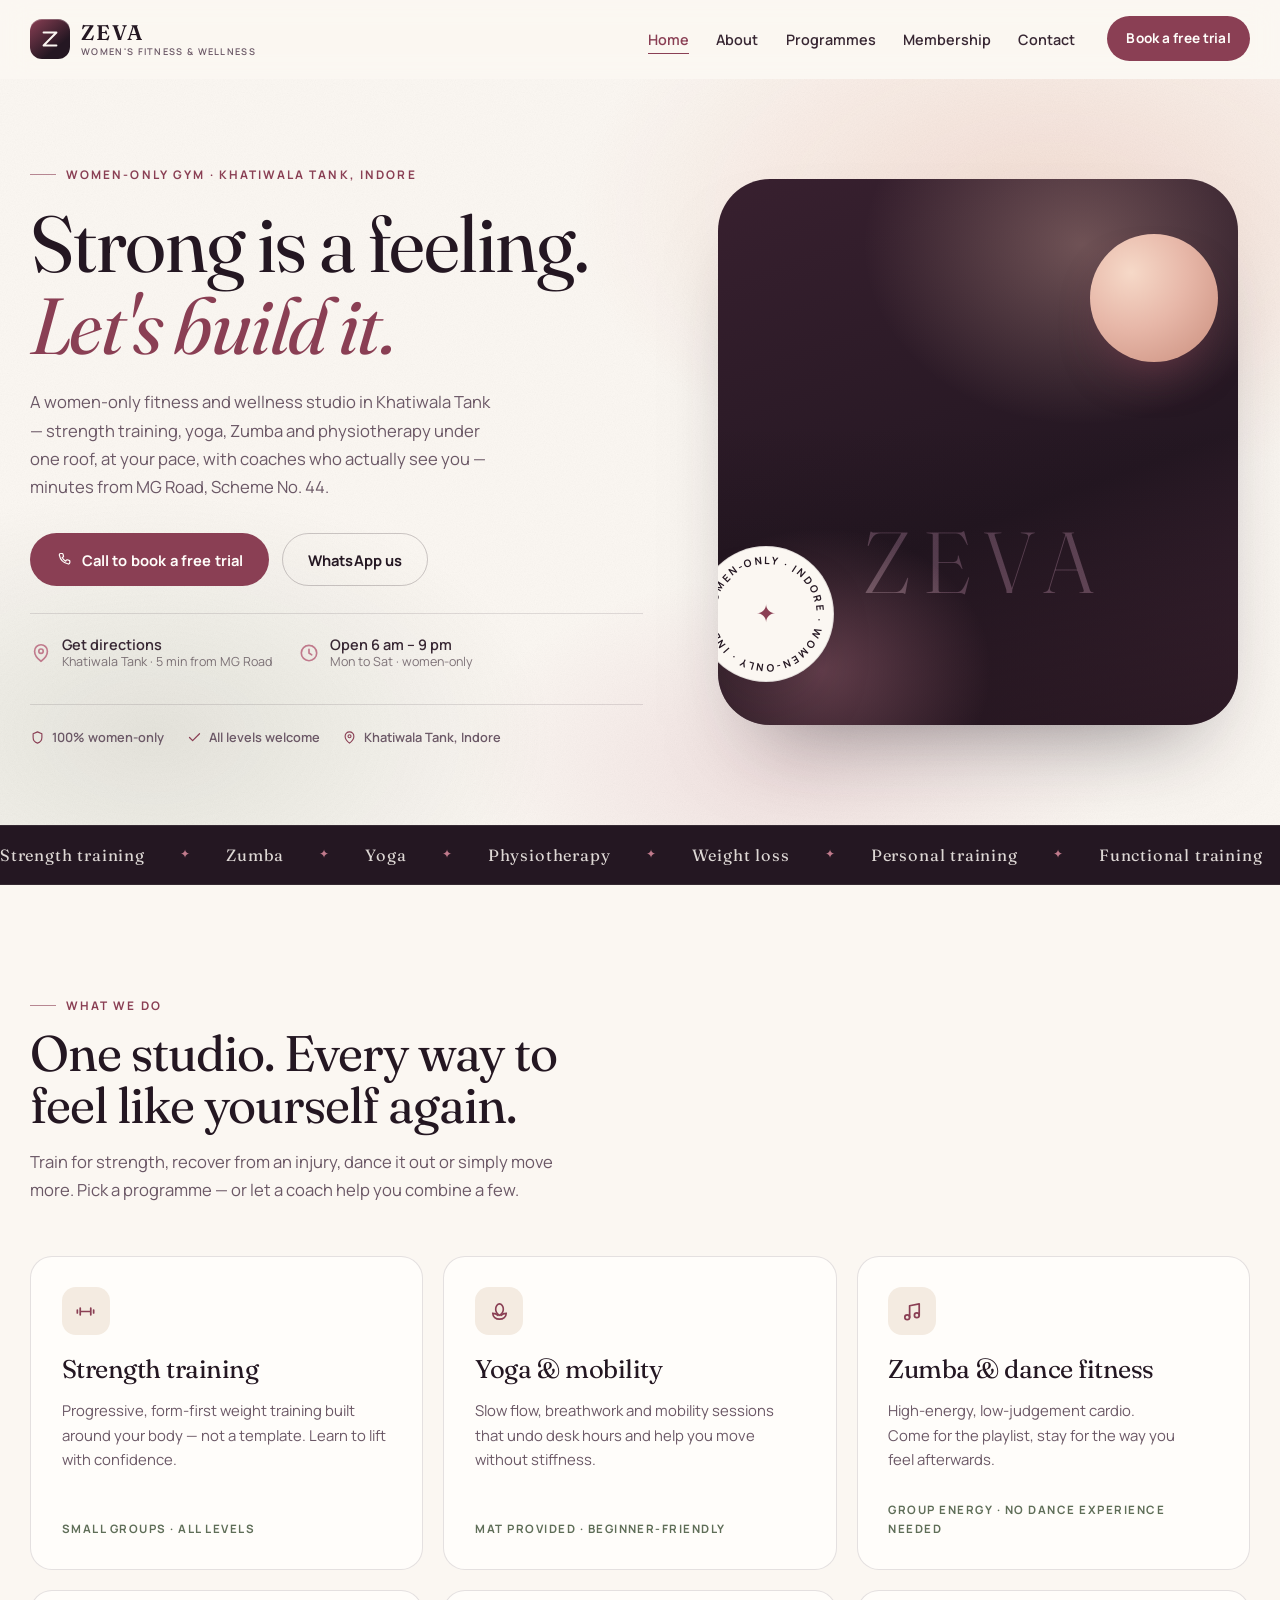
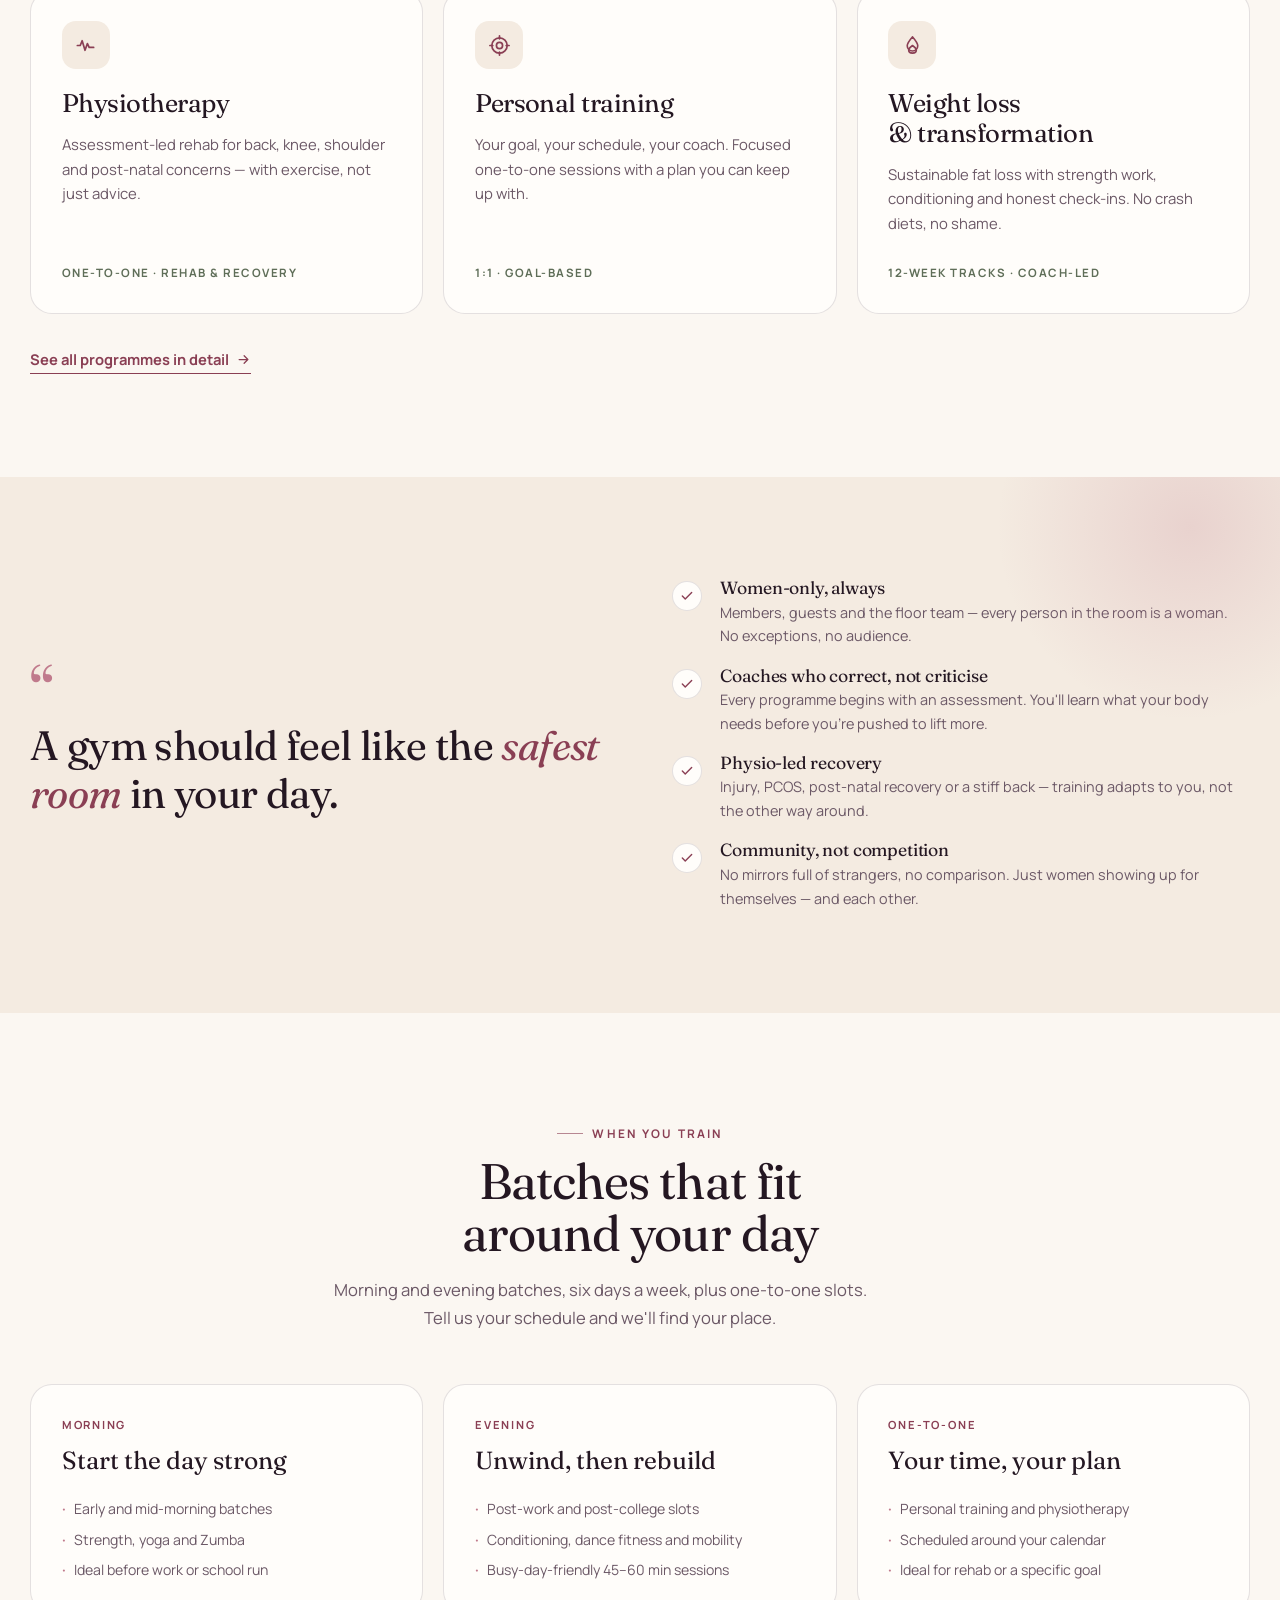
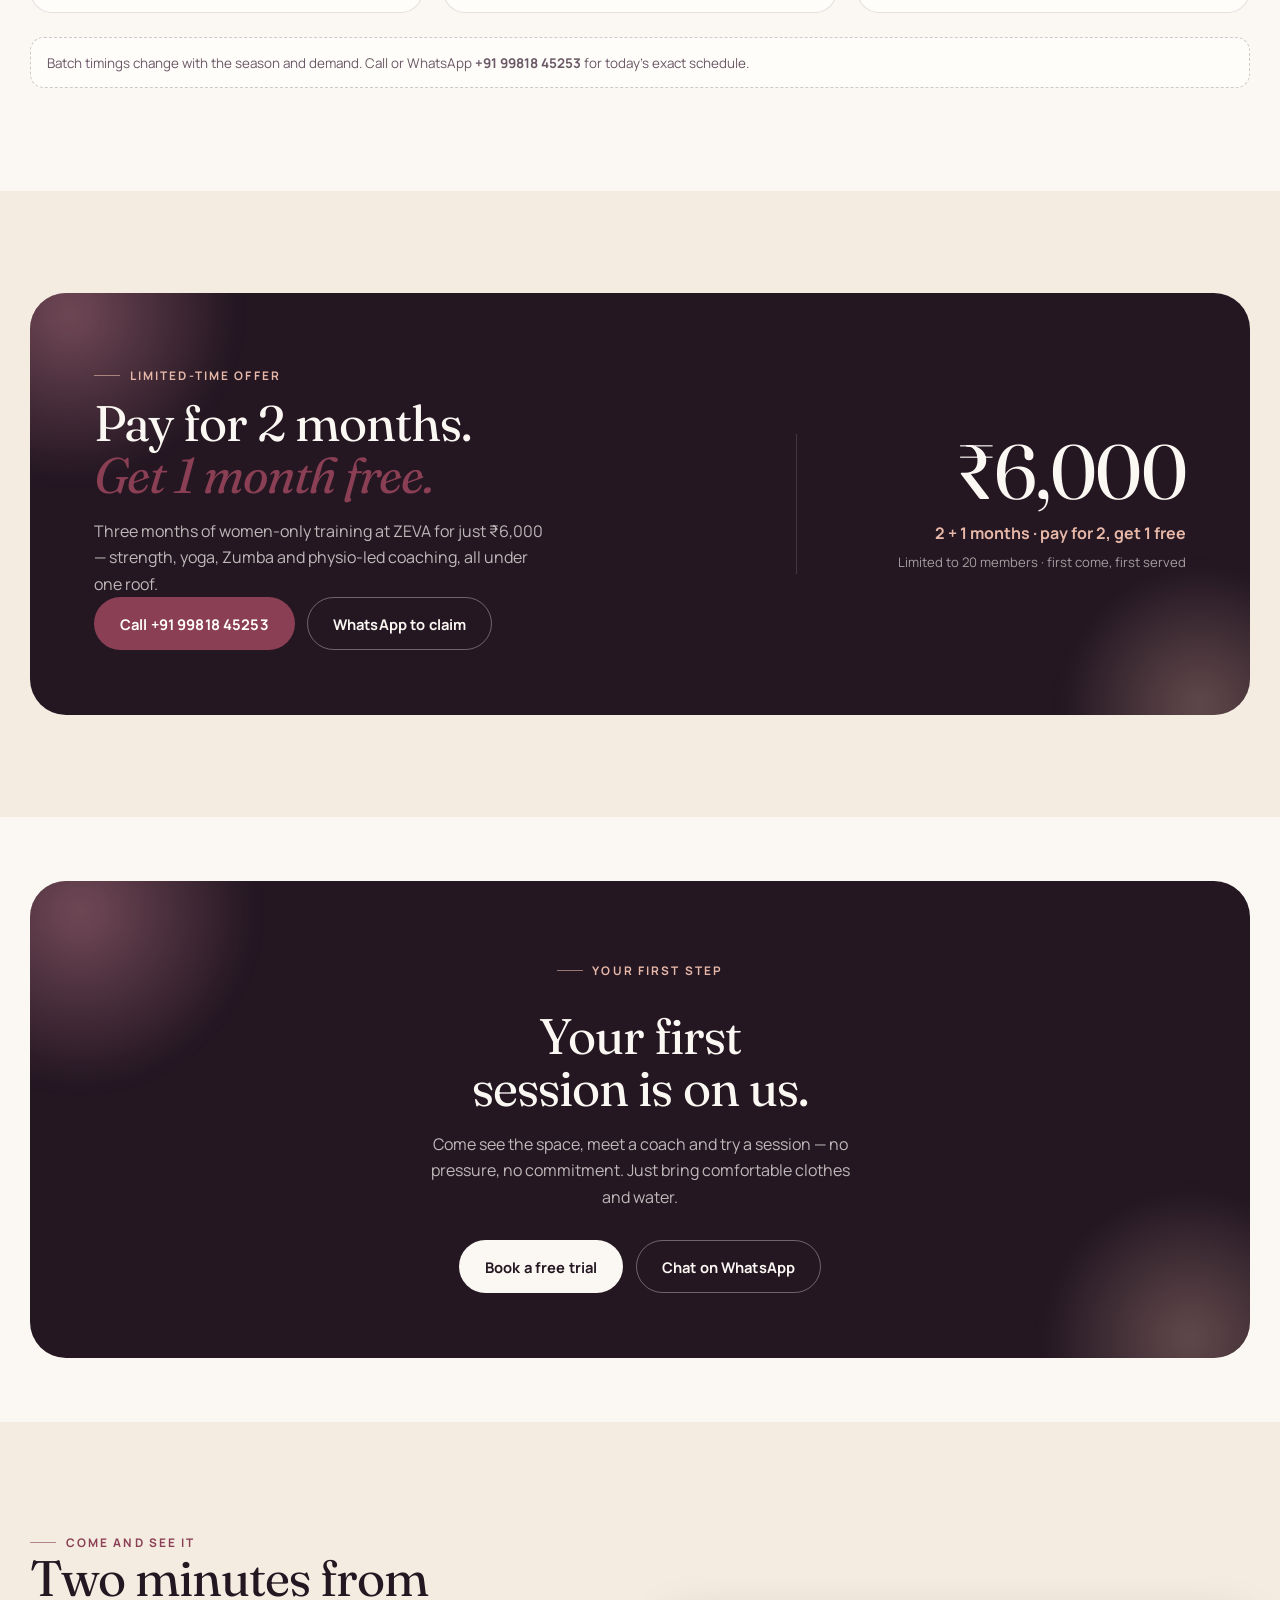
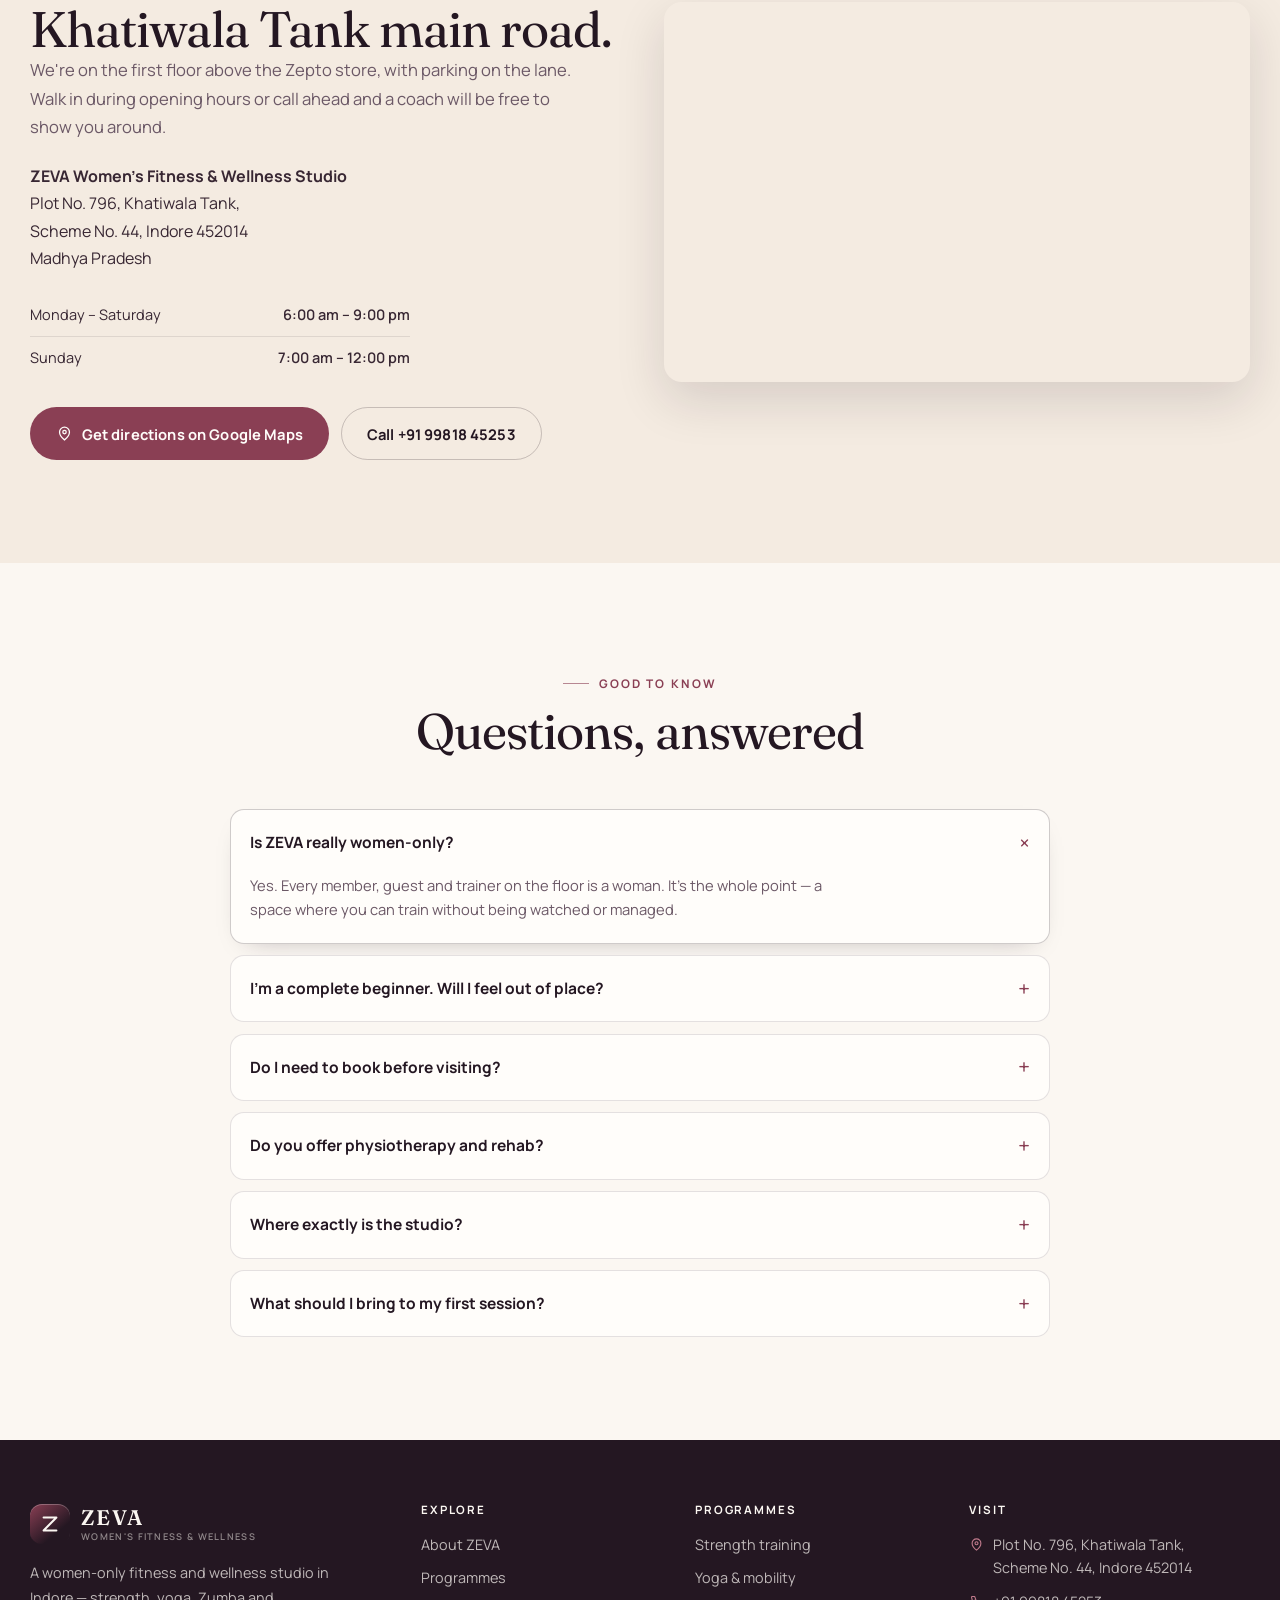
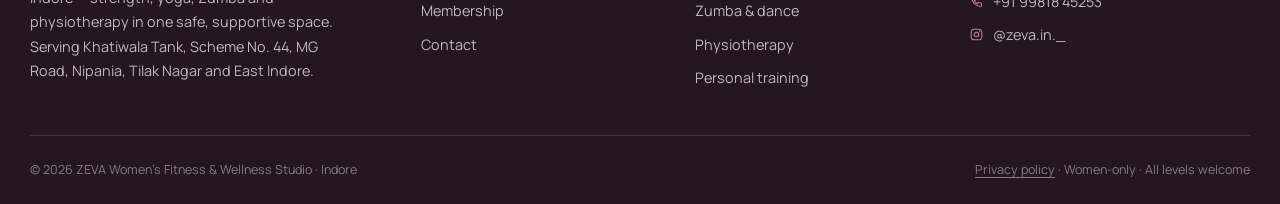
<file: index.html>
﻿<!DOCTYPE html>
<html lang="en">
<head>
  <meta charset="utf-8">
  <!-- Google tag (gtag.js) -->
  <script async src="https://www.googletagmanager.com/gtag/js?id=AW-18230801801"></script>
  <script>
    window.dataLayer = window.dataLayer || [];
    function gtag(){dataLayer.push(arguments);}
    gtag('js', new Date());
    gtag('config', 'AW-18230801801');
    window.ZEVA_TRACK = {
      call: 'AW-18230801801/4lHpCKfrvLMdEInrj_VD'
    };
    function gtag_report_conversion(url) {
      try {
        gtag('event', 'conversion', {
          'send_to': 'AW-18230801801/4lHpCKfrvLMdEInrj_VD',
          'value': 1.0,
          'currency': 'INR'
        });
      } catch (e) {}
      /* Never block the dialer. Returning true lets the browser handle the
         tel: link immediately, even if the Google tag is blocked or slow.
         tel: navigation does not unload this page, so the event still sends. */
      return true;
    }
  </script>
  <meta name="viewport" content="width=device-width, initial-scale=1">
  <title>ZEVA — Women-Only Fitness &amp; Wellness Studio in Indore</title>
  <meta name="description" content="ZEVA is a women-only fitness and wellness studio in Khatiwala Tank, Indore. Strength training, yoga, Zumba, physiotherapy and personal training in a safe, supportive space. Book a free trial.">
  <meta name="theme-color" content="#fbf7f2">
  <link rel="canonical" href="https://zevawellness.github.io/zeva/">
  <meta property="og:type" content="website">
  <meta property="og:site_name" content="ZEVA Women's Fitness &amp; Wellness Studio">
  <meta property="og:title" content="ZEVA — Women-Only Fitness &amp; Wellness Studio in Indore">
  <meta property="og:description" content="ZEVA is a women-only fitness and wellness studio in Khatiwala Tank, Indore. Strength training, yoga, Zumba, physiotherapy and personal training in a safe, supportive space. Book a free trial.">
  <meta property="og:url" content="https://zevawellness.github.io/zeva/">
  <meta property="og:locale" content="en_IN">
  <meta name="twitter:card" content="summary">
  <meta name="twitter:title" content="ZEVA — Women-Only Fitness &amp; Wellness Studio in Indore">
  <meta name="twitter:description" content="ZEVA is a women-only fitness and wellness studio in Khatiwala Tank, Indore. Strength training, yoga, Zumba, physiotherapy and personal training in a safe, supportive space. Book a free trial.">
  <link rel="icon" href="assets/img/favicon.svg" type="image/svg+xml">
  <link rel="preconnect" href="https://fonts.googleapis.com">
  <link rel="preconnect" href="https://fonts.gstatic.com" crossorigin>
  <link href="https://fonts.googleapis.com/css2?family=Fraunces:ital,opsz,wght@0,9..144,300..700;1,9..144,300..600&family=Manrope:wght@300..800&display=swap" rel="stylesheet">
  <link rel="stylesheet" href="assets/css/style.css">
  <script type="application/ld+json">
  {
    "@context": "https://schema.org",
    "@type": "ExerciseGym",
    "name": "ZEVA Women's Fitness & Wellness Studio",
    "description": "Women-only fitness and wellness studio in Indore offering strength training, yoga, Zumba, physiotherapy, weight loss and personal training.",
    "telephone": "+91-99818-45253",
    "address": {
      "@type": "PostalAddress",
      "streetAddress": "Plot No. 796, Khatiwala Tank, Scheme No. 44",
      "addressLocality": "Indore",
      "addressRegion": "Madhya Pradesh",
      "postalCode": "452014",
      "addressCountry": "IN"
    },
    "areaServed": "Indore",
    "geo": {
      "@type": "GeoCoordinates",
      "latitude": 22.6953898,
      "longitude": 75.8598368
    },
    "hasMap": "https://www.google.com/maps?cid=4506405204382723486",
    "openingHoursSpecification": [
      {
        "@type": "OpeningHoursSpecification",
        "dayOfWeek": ["Monday", "Tuesday", "Wednesday", "Thursday", "Friday", "Saturday"],
        "opens": "06:00",
        "closes": "21:00"
      },
      {
        "@type": "OpeningHoursSpecification",
        "dayOfWeek": "Sunday",
        "opens": "07:00",
        "closes": "12:00"
      }
    ],
    "sameAs": ["https://www.instagram.com/zeva.in._/"],
    "priceRange": "₹₹",
    "paymentAccepted": "Cash, UPI, debit and credit cards",
    "currenciesAccepted": "INR"
  }
  </script>
  <script type="application/ld+json">
{
  "@context": "https://schema.org",
  "@type": "FAQPage",
  "mainEntity": [
    {
      "@type": "Question",
      "name": "Is ZEVA really women-only?",
      "acceptedAnswer": { "@type": "Answer", "text": "Yes. Every member, guest and trainer on the floor is a woman. It's the whole point - a space where you can train without being watched or managed." }
    },
    {
      "@type": "Question",
      "name": "I'm a complete beginner. Will I feel out of place?",
      "acceptedAnswer": { "@type": "Answer", "text": "Not at all. Most women start exactly where you are. Your first session includes a short assessment, and your coach will scale every movement to your current level." }
    },
    {
      "@type": "Question",
      "name": "Do I need to book before visiting?",
      "acceptedAnswer": { "@type": "Answer", "text": "Yes, please call or WhatsApp ahead so a coach is free to show you around and take you through the trial. Walk-ins are welcome but may have to wait." }
    },
    {
      "@type": "Question",
      "name": "Do you offer physiotherapy and rehab?",
      "acceptedAnswer": { "@type": "Answer", "text": "Yes. Physiotherapy is available as one-to-one sessions for back, knee, shoulder and post-natal concerns, and it can be combined with your training plan." }
    },
    {
      "@type": "Question",
      "name": "Where exactly is the studio?",
      "acceptedAnswer": { "@type": "Answer", "text": "Plot No. 796, Khatiwala Tank, Scheme No. 44, Indore 452014 - above the Zepto store, near MG Road. Call or WhatsApp +91 99818 45253 for directions." }
    },
    {
      "@type": "Question",
      "name": "What should I bring to my first session?",
      "acceptedAnswer": { "@type": "Answer", "text": "Comfortable workout clothes, sports shoes and a water bottle. Mats and equipment are provided. Come a few minutes early so we can show you around." }
    }
  ]
}
  </script>
</head>
<body>
  <a class="skip-link" href="#main">Skip to content</a>

  <header class="site-header">
    <div class="container header-inner">
      <a class="brand" href="index.html" aria-label="ZEVA home">
        <span class="brand-mark" aria-hidden="true">
          <svg viewBox="0 0 24 24" fill="none"><path d="M5 5h14L5 19h14" stroke="#fbf7f2" stroke-width="2.2" stroke-linecap="round" stroke-linejoin="round"/></svg>
        </span>
        <span class="brand-text">
          <strong>ZEVA</strong>
          <small>Women's fitness &amp; wellness</small>
        </span>
      </a>

      <button class="nav-toggle" aria-expanded="false" aria-controls="primary-nav" aria-label="Open menu">
        <span></span>
      </button>

      <nav class="nav" id="primary-nav" aria-label="Primary">
        <ul>
          <li><a href="index.html" aria-current="page">Home</a></li>
          <li><a href="about.html">About</a></li>
          <li><a href="services.html">Programmes</a></li>
          <li><a href="pricing.html">Membership</a></li>
          <li><a href="contact.html">Contact</a></li>
        </ul>
        <a class="btn btn-primary nav-cta" href="contact.html">Book a free trial</a>
      </nav>
    </div>
  </header>

  <main id="main">
    <!-- Hero -->
    <section class="hero">
      <div class="container hero-inner">
        <div class="hero-copy reveal">
          <p class="eyebrow">Women-only gym · Khatiwala Tank, Indore</p>
          <h1>Strong is a feeling. <span class="display-italic">Let's build it.</span></h1>
          <p class="lede">A women-only fitness and wellness studio in Khatiwala Tank — strength training, yoga, Zumba and physiotherapy under one roof, at your pace, with coaches who actually see you — minutes from MG Road, Scheme No. 44.</p>

          <div class="btn-row hero-actions">
            <a class="btn" href="tel:+919981845253" onclick="return gtag_report_conversion('tel:+919981845253')" data-track="call">
              <svg viewBox="0 0 24 24" fill="none" aria-hidden="true"><path d="M6.6 3.5h2.2c.5 0 .9.3 1 .8l.8 3c.1.4 0 .8-.4 1l-1.5 1a12 12 0 0 0 5 5l1-1.5c.2-.3.6-.5 1-.4l3 .8c.5.1.8.5.8 1v2.2c0 1.1-.9 2-2 2A16.5 16.5 0 0 1 4.6 5.5c0-1.1.9-2 2-2z" stroke="currentColor" stroke-width="1.7" stroke-linejoin="round"/></svg>
              Call to book a free trial
            </a>
            <a class="btn btn--ghost" href="https://wa.me/919981845253?text=Hi%20ZEVA!%20I%27d%20like%20to%20claim%20the%202%2B1%20months%20%40%20%E2%82%B96%2C000%20offer." target="_blank" rel="noopener" data-track="whatsapp">WhatsApp us</a>
          </div>

          <div class="quick-actions">
            <a class="quick-actions__item" href="https://www.google.com/maps/dir/?api=1&amp;destination=22.6953898,75.8598368" target="_blank" rel="noopener" data-track="directions">
              <svg viewBox="0 0 24 24" fill="none" aria-hidden="true"><path d="M12 21s7-5.1 7-11a7 7 0 10-14 0c0 5.9 7 11 7 11z" stroke="currentColor" stroke-width="1.8"/><circle cx="12" cy="10" r="2.4" stroke="currentColor" stroke-width="1.8"/></svg>
              <span><strong>Get directions</strong><small>Khatiwala Tank · 5 min from MG Road</small></span>
            </a>
            <a class="quick-actions__item" href="tel:+919981845253" onclick="return gtag_report_conversion('tel:+919981845253')" data-track="call">
              <svg viewBox="0 0 24 24" fill="none" aria-hidden="true"><path d="M12 8v4l3 2" stroke="currentColor" stroke-width="1.8" stroke-linecap="round"/><circle cx="12" cy="12" r="8.4" stroke="currentColor" stroke-width="1.8"/></svg>
              <span><strong>Open 6 am – 9 pm</strong><small>Mon to Sat · women-only</small></span>
            </a>
          </div>

          <ul class="hero-trust">
            <li>
              <svg viewBox="0 0 24 24" fill="none" aria-hidden="true"><path d="M12 3l7 3v6c0 4.2-2.9 7.6-7 9-4.1-1.4-7-4.8-7-9V6l7-3z" stroke="currentColor" stroke-width="1.8" stroke-linejoin="round"/></svg>
              100% women-only
            </li>
            <li>
              <svg viewBox="0 0 24 24" fill="none" aria-hidden="true"><path d="M20 6L9 17l-5-5" stroke="currentColor" stroke-width="2" stroke-linecap="round" stroke-linejoin="round"/></svg>
              All levels welcome
            </li>
            <li>
              <svg viewBox="0 0 24 24" fill="none" aria-hidden="true"><path d="M12 21s7-5.1 7-11a7 7 0 10-14 0c0 5.9 7 11 7 11z" stroke="currentColor" stroke-width="1.8"/><circle cx="12" cy="10" r="2.4" stroke="currentColor" stroke-width="1.8"/></svg>
              Khatiwala Tank, Indore
            </li>
          </ul>
        </div>

        <div class="hero-art reveal" data-delay="1" aria-hidden="true">
          <div class="hero-art__overlay"></div>
          <div class="hero-art__word">ZEVA</div>
          <div class="hero-art__orb"></div>
          <div class="hero-art__badge">
            <svg viewBox="0 0 120 120">
              <defs>
                <path id="badgePath" d="M60,60 m-45,0 a45,45 0 1,1 90,0 a45,45 0 1,1 -90,0"/>
              </defs>
              <text><textPath href="#badgePath">WOMEN-ONLY · INDORE · WOMEN-ONLY · INDORE · </textPath></text>
            </svg>
            <span>✦</span>
          </div>
        </div>
      </div>
    </section>

    <!-- Marquee -->
    <div class="marquee" aria-hidden="true">
      <div class="marquee__track">
        <span>Strength training</span><span>Zumba</span><span>Yoga</span><span>Physiotherapy</span><span>Weight loss</span><span>Personal training</span><span>Functional training</span><span>Cardio</span>
        <span>Strength training</span><span>Zumba</span><span>Yoga</span><span>Physiotherapy</span><span>Weight loss</span><span>Personal training</span><span>Functional training</span><span>Cardio</span>
      </div>
    </div>

    <!-- Programmes -->
    <section class="section" id="programmes">
      <div class="container">
        <div class="section-head reveal">
          <p class="eyebrow">What we do</p>
          <h2>One studio. Every way to feel like yourself again.</h2>
          <p class="lede">Train for strength, recover from an injury, dance it out or simply move more. Pick a programme — or let a coach help you combine a few.</p>
        </div>

        <div class="grid grid-3">
          <article class="card program-card reveal">
            <span class="program-card__icon" aria-hidden="true">
              <svg viewBox="0 0 24 24" fill="none"><path d="M6.5 8.5v7M17.5 8.5v7M3.5 10.5v3M20.5 10.5v3M6.5 12h11" stroke="currentColor" stroke-width="1.8" stroke-linecap="round"/></svg>
            </span>
            <h3>Strength training</h3>
            <p>Progressive, form-first weight training built around your body — not a template. Learn to lift with confidence.</p>
            <span class="program-card__meta">Small groups · All levels</span>
          </article>

          <article class="card program-card reveal" data-delay="1">
            <span class="program-card__icon" aria-hidden="true">
              <svg viewBox="0 0 24 24" fill="none"><path d="M12 20c-4 0-7-2.6-7-6 2.4 0 4.2.8 5.4 2M12 20c4 0 7-2.6 7-6-2.4 0-4.2.8-5.4 2" stroke="currentColor" stroke-width="1.7" stroke-linecap="round"/><path d="M12 16c-2.6-1.5-4-4-4-6.5C8 6.6 9.8 4 12 4s4 2.6 4 5.5c0 2.5-1.4 5-4 6.5z" stroke="currentColor" stroke-width="1.7" stroke-linejoin="round"/></svg>
            </span>
            <h3>Yoga &amp; mobility</h3>
            <p>Slow flow, breathwork and mobility sessions that undo desk hours and help you move without stiffness.</p>
            <span class="program-card__meta">Mat provided · Beginner-friendly</span>
          </article>

          <article class="card program-card reveal" data-delay="2">
            <span class="program-card__icon" aria-hidden="true">
              <svg viewBox="0 0 24 24" fill="none"><path d="M9 18V6l10-2v12" stroke="currentColor" stroke-width="1.8" stroke-linecap="round" stroke-linejoin="round"/><circle cx="6.5" cy="18" r="2.5" stroke="currentColor" stroke-width="1.8"/><circle cx="16.5" cy="16" r="2.5" stroke="currentColor" stroke-width="1.8"/></svg>
            </span>
            <h3>Zumba &amp; dance fitness</h3>
            <p>High-energy, low-judgement cardio. Come for the playlist, stay for the way you feel afterwards.</p>
            <span class="program-card__meta">Group energy · No dance experience needed</span>
          </article>

          <article class="card program-card reveal">
            <span class="program-card__icon" aria-hidden="true">
              <svg viewBox="0 0 24 24" fill="none"><path d="M3.5 12h3l2-5 3 10 2.5-7 1.8 4h4.7" stroke="currentColor" stroke-width="1.8" stroke-linecap="round" stroke-linejoin="round"/></svg>
            </span>
            <h3>Physiotherapy</h3>
            <p>Assessment-led rehab for back, knee, shoulder and post-natal concerns — with exercise, not just advice.</p>
            <span class="program-card__meta">One-to-one · Rehab &amp; recovery</span>
          </article>

          <article class="card program-card reveal" data-delay="1">
            <span class="program-card__icon" aria-hidden="true">
              <svg viewBox="0 0 24 24" fill="none"><circle cx="12" cy="12" r="8" stroke="currentColor" stroke-width="1.8"/><circle cx="12" cy="12" r="3.2" stroke="currentColor" stroke-width="1.8"/><path d="M12 2v3M12 19v3M2 12h3M19 12h3" stroke="currentColor" stroke-width="1.8" stroke-linecap="round"/></svg>
            </span>
            <h3>Personal training</h3>
            <p>Your goal, your schedule, your coach. Focused one-to-one sessions with a plan you can keep up with.</p>
            <span class="program-card__meta">1:1 · Goal-based</span>
          </article>

          <article class="card program-card reveal" data-delay="2">
            <span class="program-card__icon" aria-hidden="true">
              <svg viewBox="0 0 24 24" fill="none"><path d="M12 3c3 3.4 5.5 6.2 5.5 9.3A5.5 5.5 0 016.5 12.3C6.5 9.2 9 6.4 12 3z" stroke="currentColor" stroke-width="1.7" stroke-linejoin="round"/><path d="M12 20c2.5 0 4-1.4 4-3.2 0-1.6-1.3-2.9-4-4.8-2.7 1.9-4 3.2-4 4.8C8 18.6 9.5 20 12 20z" stroke="currentColor" stroke-width="1.7" stroke-linejoin="round"/></svg>
            </span>
            <h3>Weight loss &amp; transformation</h3>
            <p>Sustainable fat loss with strength work, conditioning and honest check-ins. No crash diets, no shame.</p>
            <span class="program-card__meta">12-week tracks · Coach-led</span>
          </article>
        </div>

        <div class="mt-2">
          <a class="link-arrow" href="services.html">See all programmes in detail
            <svg viewBox="0 0 24 24" fill="none" aria-hidden="true"><path d="M5 12h14M13 6l6 6-6 6" stroke="currentColor" stroke-width="2" stroke-linecap="round" stroke-linejoin="round"/></svg>
          </a>
        </div>
      </div>
    </section>

    <!-- Why ZEVA -->
    <section class="section why">
      <div class="container split">
        <div class="reveal">
          <p class="why-quote">A gym should feel like the <em>safest room</em> in your day.</p>
        </div>
        <div class="reveal" data-delay="1">
          <div class="feature-list">
            <div class="feature">
              <span class="feature__tick" aria-hidden="true">
                <svg viewBox="0 0 24 24" fill="none"><path d="M20 6L9 17l-5-5" stroke="currentColor" stroke-width="2.4" stroke-linecap="round" stroke-linejoin="round"/></svg>
              </span>
              <div>
                <h4>Women-only, always</h4>
                <p>Members, guests and the floor team — every person in the room is a woman. No exceptions, no audience.</p>
              </div>
            </div>
            <div class="feature">
              <span class="feature__tick" aria-hidden="true">
                <svg viewBox="0 0 24 24" fill="none"><path d="M20 6L9 17l-5-5" stroke="currentColor" stroke-width="2.4" stroke-linecap="round" stroke-linejoin="round"/></svg>
              </span>
              <div>
                <h4>Coaches who correct, not criticise</h4>
                <p>Every programme begins with an assessment. You'll learn what your body needs before you're pushed to lift more.</p>
              </div>
            </div>
            <div class="feature">
              <span class="feature__tick" aria-hidden="true">
                <svg viewBox="0 0 24 24" fill="none"><path d="M20 6L9 17l-5-5" stroke="currentColor" stroke-width="2.4" stroke-linecap="round" stroke-linejoin="round"/></svg>
              </span>
              <div>
                <h4>Physio-led recovery</h4>
                <p>Injury, PCOS, post-natal recovery or a stiff back — training adapts to you, not the other way around.</p>
              </div>
            </div>
            <div class="feature">
              <span class="feature__tick" aria-hidden="true">
                <svg viewBox="0 0 24 24" fill="none"><path d="M20 6L9 17l-5-5" stroke="currentColor" stroke-width="2.4" stroke-linecap="round" stroke-linejoin="round"/></svg>
              </span>
              <div>
                <h4>Community, not competition</h4>
                <p>No mirrors full of strangers, no comparison. Just women showing up for themselves — and each other.</p>
              </div>
            </div>
          </div>
        </div>
      </div>
    </section>

    <!-- Batches -->
    <section class="section">
      <div class="container">
        <div class="section-head section-head--center reveal">
          <p class="eyebrow">When you train</p>
          <h2>Batches that fit around your day</h2>
          <p class="lede">Morning and evening batches, six days a week, plus one-to-one slots. Tell us your schedule and we'll find your place.</p>
        </div>

        <div class="grid grid-3">
          <article class="card batch-card reveal">
            <p class="batch-card__label">Morning</p>
            <p class="batch-card__time">Start the day strong</p>
            <ul>
              <li>Early and mid-morning batches</li>
              <li>Strength, yoga and Zumba</li>
              <li>Ideal before work or school run</li>
            </ul>
          </article>

          <article class="card batch-card reveal" data-delay="1">
            <p class="batch-card__label">Evening</p>
            <p class="batch-card__time">Unwind, then rebuild</p>
            <ul>
              <li>Post-work and post-college slots</li>
              <li>Conditioning, dance fitness and mobility</li>
              <li>Busy-day-friendly 45–60 min sessions</li>
            </ul>
          </article>

          <article class="card batch-card reveal" data-delay="2">
            <p class="batch-card__label">One-to-one</p>
            <p class="batch-card__time">Your time, your plan</p>
            <ul>
              <li>Personal training and physiotherapy</li>
              <li>Scheduled around your calendar</li>
              <li>Ideal for rehab or a specific goal</li>
            </ul>
          </article>
        </div>

        <p class="note reveal">Batch timings change with the season and demand. Call or WhatsApp <a href="tel:+919981845253" onclick="return gtag_report_conversion('tel:+919981845253')"><strong>+91 99818 45253</strong></a> for today's exact schedule.</p>
      </div>
    </section>

    <!-- 2+1 Offer -->
    <section class="section section--sand" id="offer">
      <div class="container">
        <div class="offer-band reveal">
          <div class="offer-band__copy">
            <p class="eyebrow" style="color: var(--peach);">Limited-time offer</p>
            <h2>Pay for 2 months. <span class="display-italic">Get 1 month free.</span></h2>
            <p>Three months of women-only training at ZEVA for just ₹6,000 — strength, yoga, Zumba and physio-led coaching, all under one roof.</p>
            <div class="btn-row">
              <a class="btn" href="tel:+919981845253" onclick="return gtag_report_conversion('tel:+919981845253')">Call +91 99818 45253</a>
              <a class="btn btn--ghost" style="--btn-fg: var(--cream); border-color: rgba(251,247,242,.35);" href="https://wa.me/919981845253?text=Hi%20ZEVA!%20I%27d%20like%20to%20claim%20the%202%2B1%20months%20%40%20%E2%82%B96%2C000%20offer." target="_blank" rel="noopener">WhatsApp to claim</a>
            </div>
          </div>
          <div class="offer-band__price">
            <div class="num">₹6,000</div>
            <div class="per">2 + 1 months · pay for 2, get 1 free</div>
            <div class="units">Limited to 20 members · first come, first served</div>
          </div>
        </div>
      </div>
    </section>

    <!-- CTA -->
    <section class="section--tight">
      <div class="container">
        <div class="cta-band reveal">
          <p class="eyebrow" style="color: var(--peach); justify-content: center;">Your first step</p>
          <h2>Your first session is on us.</h2>
          <p>Come see the space, meet a coach and try a session — no pressure, no commitment. Just bring comfortable clothes and water.</p>
          <div class="btn-row">
            <a class="btn btn--light" href="contact.html">Book a free trial</a>
            <a class="btn btn--ghost" style="--btn-fg: var(--cream); border-color: rgba(251,247,242,.35);" href="https://wa.me/919981845253?text=Hi%20ZEVA%2C%20I%27d%20like%20to%20book%20a%20free%20trial." target="_blank" rel="noopener">Chat on WhatsApp</a>
          </div>
        </div>
      </div>
    </section>

    <!-- Visit / directions -->
    <section class="section section--sand" id="visit">
      <div class="container visit-grid">
        <div class="reveal">
          <p class="eyebrow">Come and see it</p>
          <h2>Two minutes from Khatiwala Tank main road.</h2>
          <p class="lede">We're on the first floor above the Zepto store, with parking on the lane. Walk in during opening hours or call ahead and a coach will be free to show you around.</p>
          <address class="visit-address">
            <strong>ZEVA Women's Fitness &amp; Wellness Studio</strong><br>
            Plot No. 796, Khatiwala Tank,<br>
            Scheme No. 44, Indore 452014<br>
            Madhya Pradesh
          </address>
          <ul class="visit-hours">
            <li><span>Monday – Saturday</span><span>6:00 am – 9:00 pm</span></li>
            <li><span>Sunday</span><span>7:00 am – 12:00 pm</span></li>
          </ul>
          <div class="btn-row">
            <a class="btn" href="https://www.google.com/maps/dir/?api=1&amp;destination=22.6953898,75.8598368" target="_blank" rel="noopener" data-track="directions">
              <svg viewBox="0 0 24 24" fill="none" aria-hidden="true"><path d="M12 21s7-5.1 7-11a7 7 0 10-14 0c0 5.9 7 11 7 11z" stroke="currentColor" stroke-width="1.8"/><circle cx="12" cy="10" r="2.4" stroke="currentColor" stroke-width="1.8"/></svg>
              Get directions on Google Maps
            </a>
            <a class="btn btn--ghost" href="tel:+919981845253" onclick="return gtag_report_conversion('tel:+919981845253')" data-track="call">Call +91 99818 45253</a>
          </div>
        </div>
        <div class="visit-map reveal" data-delay="1">
          <iframe
            title="Map showing ZEVA Women's Fitness &amp; Wellness Studio in Khatiwala Tank, Indore"
            src="https://www.google.com/maps?q=22.6953898,75.8598368&amp;hl=en&amp;z=16&amp;output=embed"
            width="100%" height="380" style="border:0;" loading="lazy"
            referrerpolicy="no-referrer-when-downgrade" allowfullscreen></iframe>
        </div>
      </div>
    </section>

    <!-- FAQ -->
    <section class="section">
      <div class="container">
        <div class="section-head section-head--center reveal">
          <p class="eyebrow">Good to know</p>
          <h2>Questions, answered</h2>
        </div>

        <div class="faq reveal">
          <details open>
            <summary>Is ZEVA really women-only?</summary>
            <div class="faq__body">Yes. Every member, guest and trainer on the floor is a woman. It's the whole point — a space where you can train without being watched or managed.</div>
          </details>
          <details>
            <summary>I'm a complete beginner. Will I feel out of place?</summary>
            <div class="faq__body">Not at all. Most women start exactly where you are. Your first session includes a short assessment, and your coach will scale every movement to your current level.</div>
          </details>
          <details>
            <summary>Do I need to book before visiting?</summary>
            <div class="faq__body">Yes, please call or WhatsApp ahead so a coach is free to show you around and take you through the trial. Walk-ins are welcome but may have to wait.</div>
          </details>
          <details>
            <summary>Do you offer physiotherapy and rehab?</summary>
            <div class="faq__body">Yes. Physiotherapy is available as one-to-one sessions for back, knee, shoulder and post-natal concerns, and it can be combined with your training plan.</div>
          </details>
          <details>
            <summary>Where exactly is the studio?</summary>
            <div class="faq__body">Plot No. 796, Khatiwala Tank, Scheme No. 44, Indore 452014 — above the Zepto store. <a class="link-arrow" href="contact.html">Get directions</a></div>
          </details>
          <details>
            <summary>What should I bring to my first session?</summary>
            <div class="faq__body">Comfortable workout clothes, sports shoes and a water bottle. Mats and equipment are provided. Come a few minutes early so we can show you around.</div>
          </details>
        </div>
      </div>
    </section>
  </main>

  <footer class="site-footer">
    <div class="container">
      <div class="footer-grid">
        <div>
          <a class="brand" href="index.html" aria-label="ZEVA home">
            <span class="brand-mark" aria-hidden="true">
              <svg viewBox="0 0 24 24" fill="none"><path d="M5 5h14L5 19h14" stroke="#fbf7f2" stroke-width="2.2" stroke-linecap="round" stroke-linejoin="round"/></svg>
            </span>
            <span class="brand-text">
              <strong>ZEVA</strong>
              <small>Women's fitness &amp; wellness</small>
            </span>
          </a>
          <p class="footer-blurb">A women-only fitness and wellness studio in Indore — strength, yoga, Zumba and physiotherapy in one safe, supportive space. Serving Khatiwala Tank, Scheme No. 44, MG Road, Nipania, Tilak Nagar and East Indore.</p>
        </div>

        <div class="footer-col">
          <h4>Explore</h4>
          <ul>
            <li><a href="about.html">About ZEVA</a></li>
            <li><a href="services.html">Programmes</a></li>
            <li><a href="pricing.html">Membership</a></li>
            <li><a href="contact.html">Contact</a></li>
          </ul>
        </div>

        <div class="footer-col">
          <h4>Programmes</h4>
          <ul>
            <li><a href="services.html#strength">Strength training</a></li>
            <li><a href="services.html#yoga">Yoga &amp; mobility</a></li>
            <li><a href="services.html#zumba">Zumba &amp; dance</a></li>
            <li><a href="services.html#physio">Physiotherapy</a></li>
            <li><a href="services.html#personal">Personal training</a></li>
          </ul>
        </div>

        <div class="footer-col">
          <h4>Visit</h4>
          <ul class="footer-contact">
            <li>
              <svg viewBox="0 0 24 24" fill="none" aria-hidden="true"><path d="M12 21s7-5.1 7-11a7 7 0 10-14 0c0 5.9 7 11 7 11z" stroke="currentColor" stroke-width="1.8"/><circle cx="12" cy="10" r="2.4" stroke="currentColor" stroke-width="1.8"/></svg>
              <span>Plot No. 796, Khatiwala Tank,<br>Scheme No. 44, Indore 452014</span>
            </li>
            <li>
              <svg viewBox="0 0 24 24" fill="none" aria-hidden="true"><path d="M5 4h4l2 5-2.5 1.5a12 12 0 005 5L15 13l5 2v4a1 1 0 01-1 1A16 16 0 014 5a1 1 0 011-1z" stroke="currentColor" stroke-width="1.7" stroke-linejoin="round"/></svg>
              <a href="tel:+919981845253" onclick="return gtag_report_conversion('tel:+919981845253')">+91 99818 45253</a>
            </li>
            <li>
              <svg viewBox="0 0 24 24" fill="none" aria-hidden="true"><rect x="3.5" y="3.5" width="17" height="17" rx="5" stroke="currentColor" stroke-width="1.7"/><circle cx="12" cy="12" r="3.6" stroke="currentColor" stroke-width="1.7"/><circle cx="17.2" cy="6.8" r="1.1" fill="currentColor"/></svg>
              <a href="https://www.instagram.com/zeva.in._/" target="_blank" rel="noopener">@zeva.in._</a>
            </li>
          </ul>
        </div>
      </div>

      <div class="footer-bottom">
        <p>© <span data-year>2026</span> ZEVA Women's Fitness &amp; Wellness Studio · Indore</p>
        <p><a href="privacy.html">Privacy policy</a> · Women-only · All levels welcome</p>
      </div>
    </div>
  </footer>

  <script src="assets/js/main.js" defer></script>
</body>
</html>
</file>
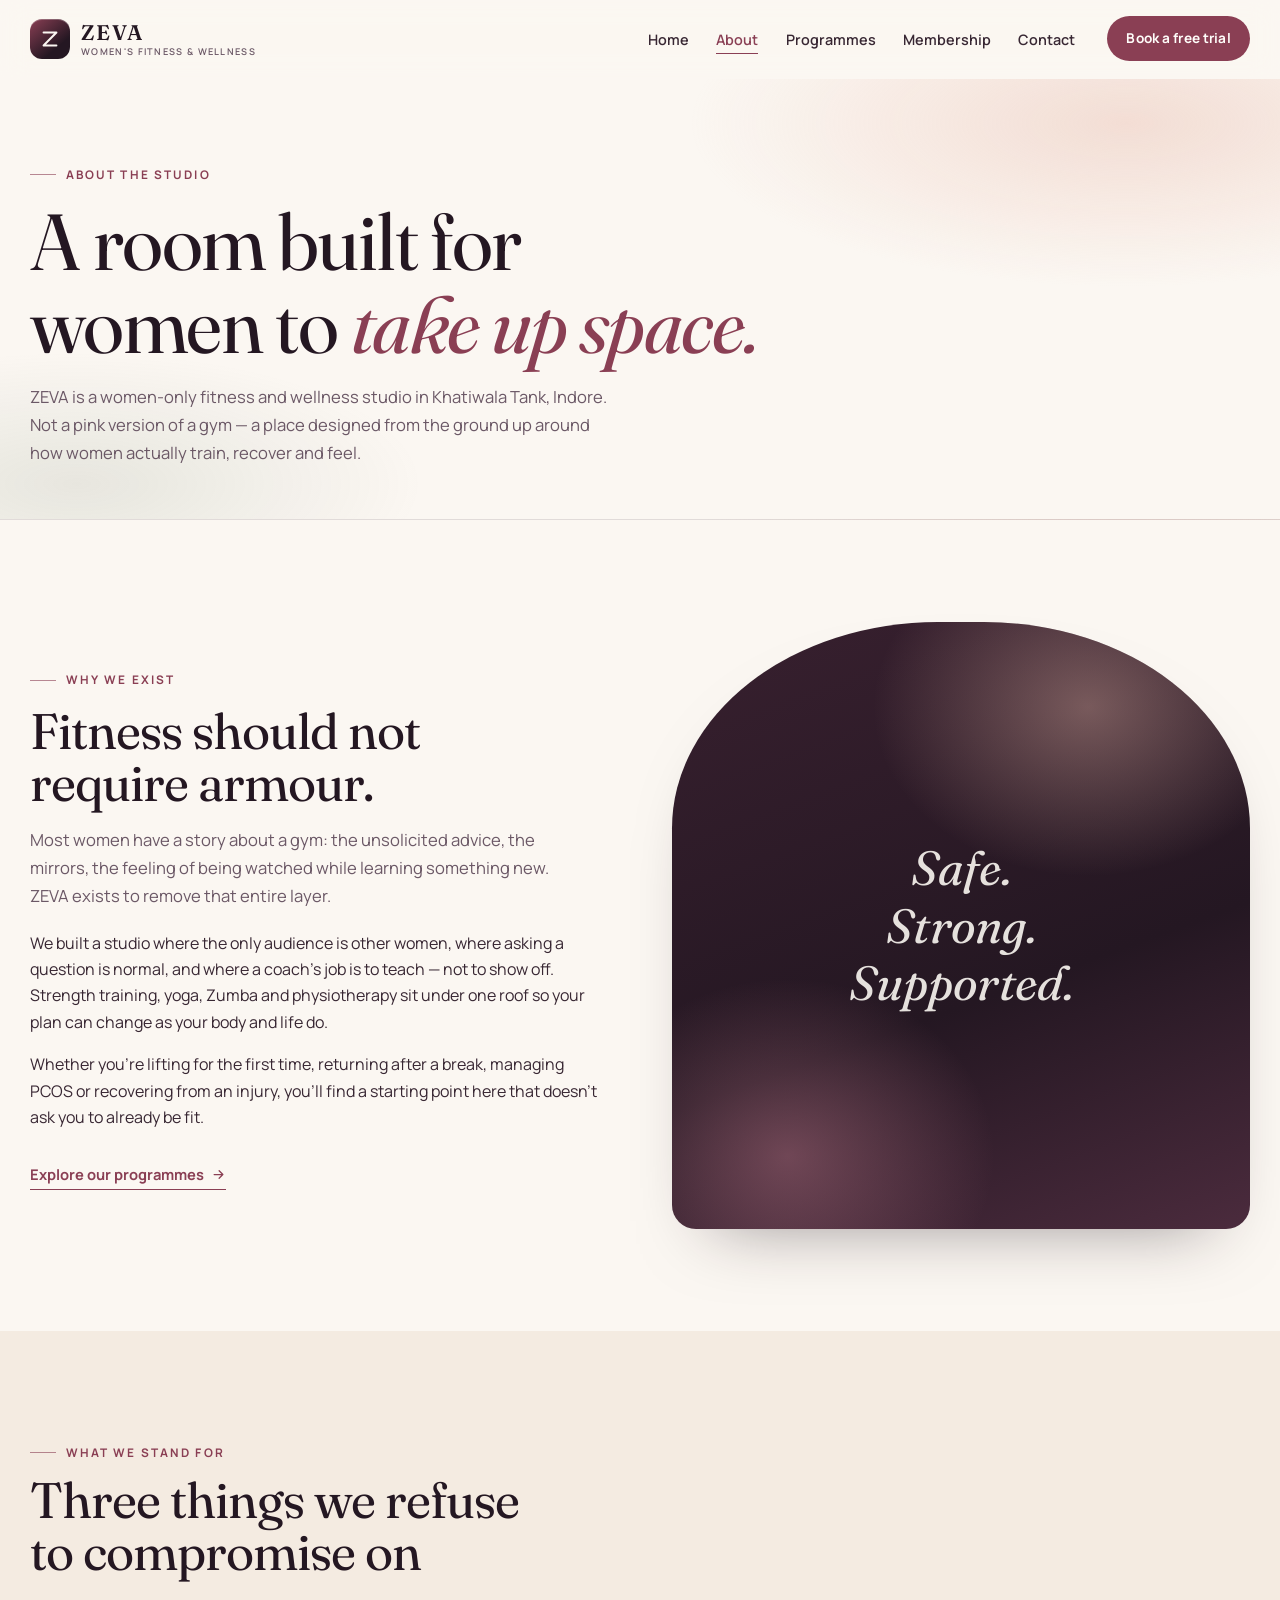
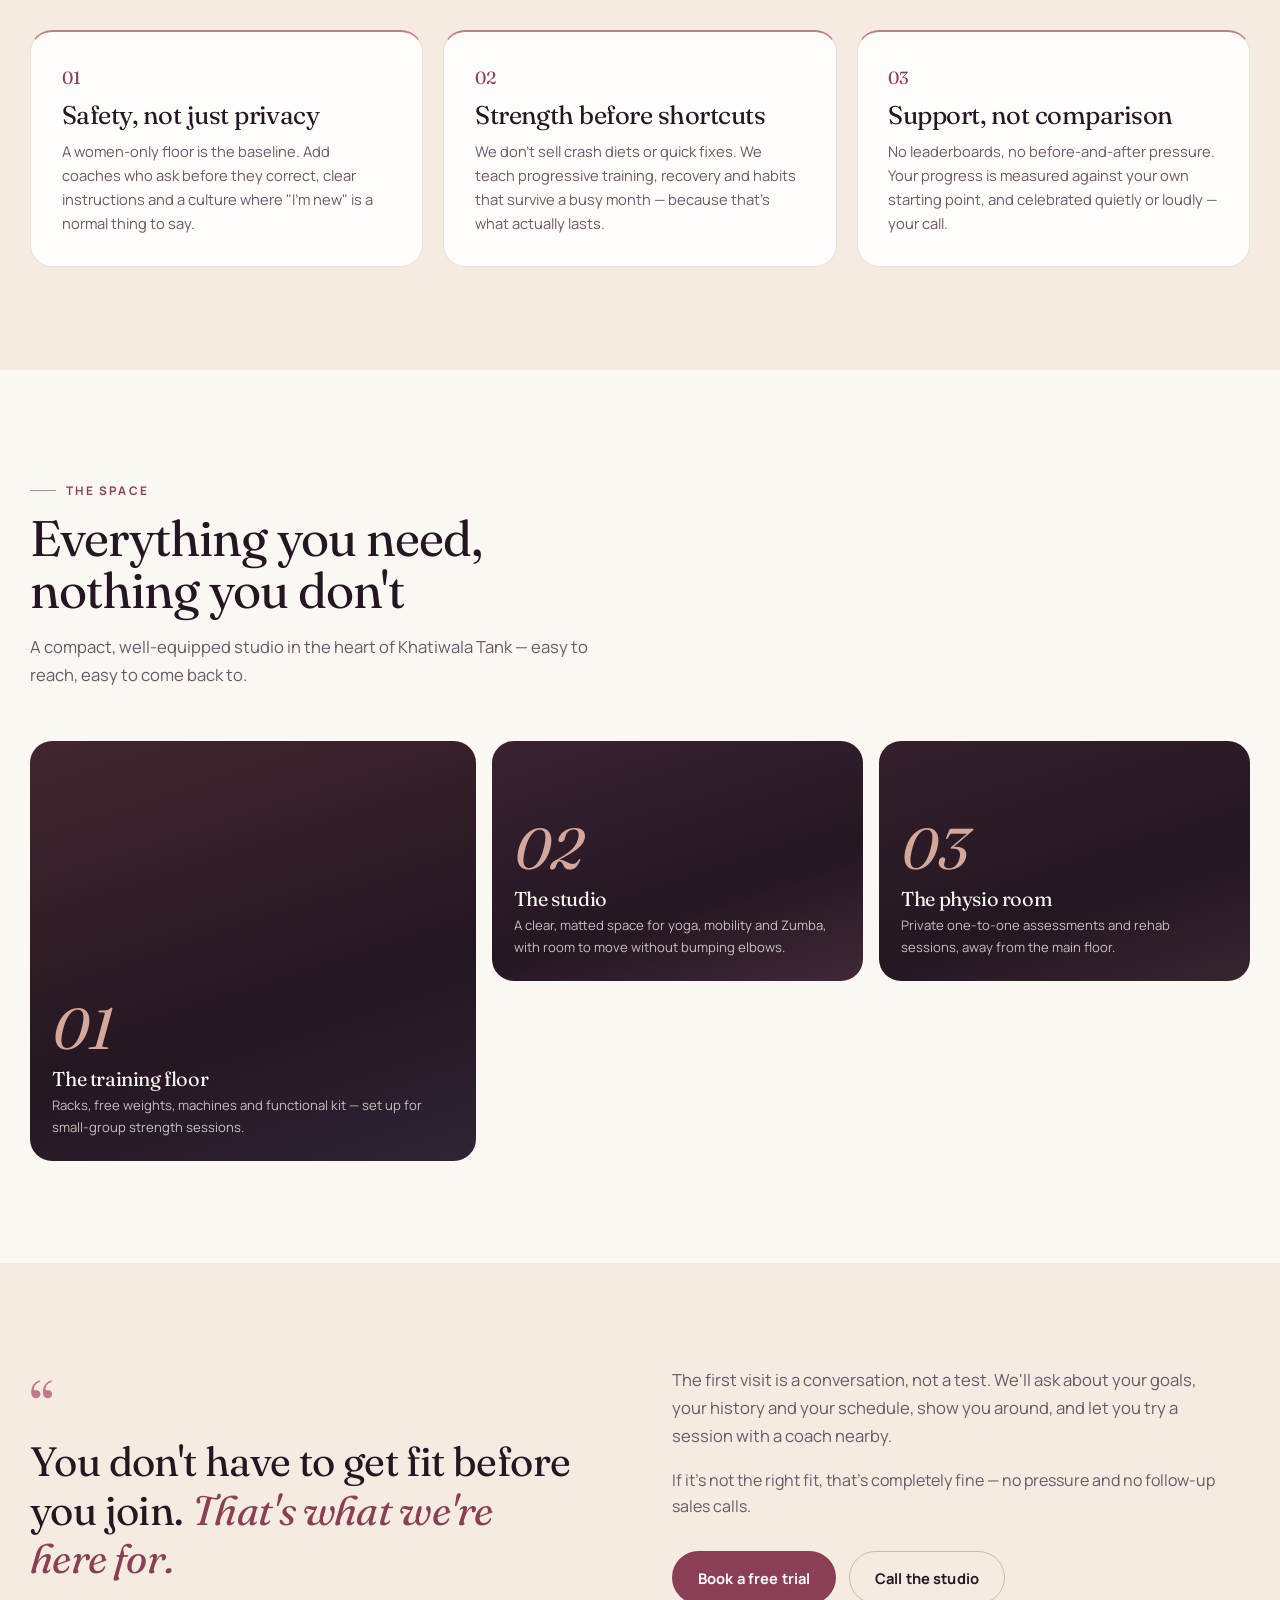
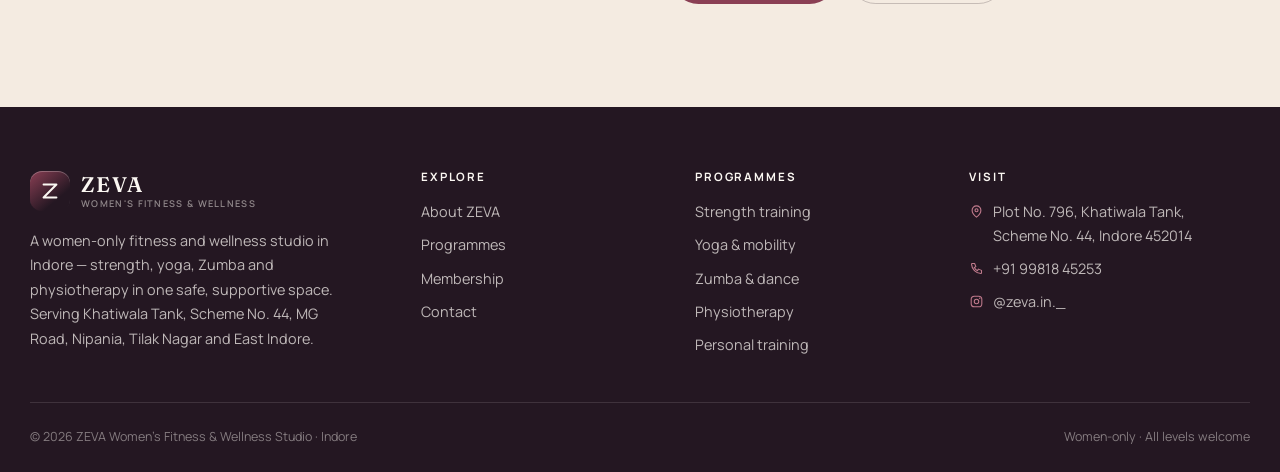
<file: about.html>
﻿<!DOCTYPE html>
<html lang="en">
<head>
  <meta charset="utf-8">
  <!-- Google tag (gtag.js) -->
  <script async src="https://www.googletagmanager.com/gtag/js?id=AW-18230801801"></script>
  <script>
    window.dataLayer = window.dataLayer || [];
    function gtag(){dataLayer.push(arguments);}
    gtag('js', new Date());
    gtag('config', 'AW-18230801801');
    window.ZEVA_TRACK = {
      call: 'AW-18230801801/4lHpCKfrvLMdEInrj_VD'
    };
    function gtag_report_conversion(url) {
      try {
        gtag('event', 'conversion', {
          'send_to': 'AW-18230801801/4lHpCKfrvLMdEInrj_VD',
          'value': 1.0,
          'currency': 'INR'
        });
      } catch (e) {}
      /* Never block the dialer. Returning true lets the browser handle the
         tel: link immediately, even if the Google tag is blocked or slow.
         tel: navigation does not unload this page, so the event still sends. */
      return true;
    }
  </script>
  <meta name="viewport" content="width=device-width, initial-scale=1">
  <title>About ZEVA — A Women-Only Studio in Indore</title>
  <meta name="description" content="ZEVA is a women-only fitness and wellness studio in Khatiwala Tank, Indore. Learn about our approach: safe space, form-first coaching, physio-led recovery and community.">
  <meta name="theme-color" content="#fbf7f2">
  <link rel="canonical" href="https://zevawellness.github.io/zeva/about.html">
  <meta property="og:type" content="website">
  <meta property="og:site_name" content="ZEVA Women's Fitness &amp; Wellness Studio">
  <meta property="og:title" content="About ZEVA — A Women-Only Studio in Indore">
  <meta property="og:description" content="ZEVA is a women-only fitness and wellness studio in Khatiwala Tank, Indore. Learn about our approach: safe space, form-first coaching, physio-led recovery and community.">
  <meta property="og:url" content="https://zevawellness.github.io/zeva/about.html">
  <meta property="og:locale" content="en_IN">
  <meta name="twitter:card" content="summary">
  <meta name="twitter:title" content="About ZEVA — A Women-Only Studio in Indore">
  <meta name="twitter:description" content="ZEVA is a women-only fitness and wellness studio in Khatiwala Tank, Indore. Learn about our approach: safe space, form-first coaching, physio-led recovery and community.">
  <link rel="icon" href="assets/img/favicon.svg" type="image/svg+xml">
  <link rel="preconnect" href="https://fonts.googleapis.com">
  <link rel="preconnect" href="https://fonts.gstatic.com" crossorigin>
  <link href="https://fonts.googleapis.com/css2?family=Fraunces:ital,opsz,wght@0,9..144,300..700;1,9..144,300..600&family=Manrope:wght@300..800&display=swap" rel="stylesheet">
  <link rel="stylesheet" href="assets/css/style.css">
</head>
<body>
  <a class="skip-link" href="#main">Skip to content</a>

  <header class="site-header">
    <div class="container header-inner">
      <a class="brand" href="index.html" aria-label="ZEVA home">
        <span class="brand-mark" aria-hidden="true">
          <svg viewBox="0 0 24 24" fill="none"><path d="M5 5h14L5 19h14" stroke="#fbf7f2" stroke-width="2.2" stroke-linecap="round" stroke-linejoin="round"/></svg>
        </span>
        <span class="brand-text">
          <strong>ZEVA</strong>
          <small>Women's fitness &amp; wellness</small>
        </span>
      </a>

      <button class="nav-toggle" aria-expanded="false" aria-controls="primary-nav" aria-label="Open menu">
        <span></span>
      </button>

      <nav class="nav" id="primary-nav" aria-label="Primary">
        <ul>
          <li><a href="index.html">Home</a></li>
          <li><a href="about.html" aria-current="page">About</a></li>
          <li><a href="services.html">Programmes</a></li>
          <li><a href="pricing.html">Membership</a></li>
          <li><a href="contact.html">Contact</a></li>
        </ul>
        <a class="btn btn-primary nav-cta" href="contact.html">Book a free trial</a>
      </nav>
    </div>
  </header>

  <main id="main">
    <section class="page-hero">
      <div class="container">
        <p class="eyebrow reveal">About the studio</p>
        <h1 class="reveal" data-delay="1">A room built for women to <span class="display-italic">take up space.</span></h1>
        <p class="lede reveal" data-delay="2">ZEVA is a women-only fitness and wellness studio in Khatiwala Tank, Indore. Not a pink version of a gym — a place designed from the ground up around how women actually train, recover and feel.</p>
      </div>
    </section>

    <section class="section">
      <div class="container story">
        <div class="story-copy reveal">
          <p class="eyebrow">Why we exist</p>
          <h2 class="mt-1">Fitness should not require armour.</h2>
          <p class="lede mt-1">Most women have a story about a gym: the unsolicited advice, the mirrors, the feeling of being watched while learning something new. ZEVA exists to remove that entire layer.</p>
          <p>We built a studio where the only audience is other women, where asking a question is normal, and where a coach's job is to teach — not to show off. Strength training, yoga, Zumba and physiotherapy sit under one roof so your plan can change as your body and life do.</p>
          <p>Whether you're lifting for the first time, returning after a break, managing PCOS or recovering from an injury, you'll find a starting point here that doesn't ask you to already be fit.</p>
          <a class="link-arrow mt-2" href="services.html">Explore our programmes
            <svg viewBox="0 0 24 24" fill="none" aria-hidden="true"><path d="M5 12h14M13 6l6 6-6 6" stroke="currentColor" stroke-width="2" stroke-linecap="round" stroke-linejoin="round"/></svg>
          </a>
        </div>

        <div class="story-art reveal" data-delay="1" aria-hidden="true">
          <span>Safe.<br>Strong.<br>Supported.</span>
        </div>
      </div>
    </section>

    <section class="section section--sand">
      <div class="container">
        <div class="section-head reveal">
          <p class="eyebrow">What we stand for</p>
          <h2>Three things we refuse to compromise on</h2>
        </div>

        <div class="grid grid-3">
          <article class="card value-card reveal">
            <span class="value-card__num">01</span>
            <h3>Safety, not just privacy</h3>
            <p>A women-only floor is the baseline. Add coaches who ask before they correct, clear instructions and a culture where "I'm new" is a normal thing to say.</p>
          </article>
          <article class="card value-card reveal" data-delay="1">
            <span class="value-card__num">02</span>
            <h3>Strength before shortcuts</h3>
            <p>We don't sell crash diets or quick fixes. We teach progressive training, recovery and habits that survive a busy month — because that's what actually lasts.</p>
          </article>
          <article class="card value-card reveal" data-delay="2">
            <span class="value-card__num">03</span>
            <h3>Support, not comparison</h3>
            <p>No leaderboards, no before-and-after pressure. Your progress is measured against your own starting point, and celebrated quietly or loudly — your call.</p>
          </article>
        </div>
      </div>
    </section>

    <section class="section">
      <div class="container">
        <div class="section-head reveal">
          <p class="eyebrow">The space</p>
          <h2>Everything you need, nothing you don't</h2>
          <p class="lede">A compact, well-equipped studio in the heart of Khatiwala Tank — easy to reach, easy to come back to.</p>
        </div>

        <div class="space-grid reveal">
          <div class="space-tile space-tile--1">
            <div class="space-tile__content">
              <span class="space-tile__mark">01</span>
              <h3>The training floor</h3>
              <p>Racks, free weights, machines and functional kit — set up for small-group strength sessions.</p>
            </div>
          </div>
          <div class="space-tile space-tile--2">
            <div class="space-tile__content">
              <span class="space-tile__mark">02</span>
              <h3>The studio</h3>
              <p>A clear, matted space for yoga, mobility and Zumba, with room to move without bumping elbows.</p>
            </div>
          </div>
          <div class="space-tile space-tile--3">
            <div class="space-tile__content">
              <span class="space-tile__mark">03</span>
              <h3>The physio room</h3>
              <p>Private one-to-one assessments and rehab sessions, away from the main floor.</p>
            </div>
          </div>
        </div>
      </div>
    </section>

    <section class="section section--sand">
      <div class="container split">
        <div class="reveal">
          <p class="why-quote">You don't have to get fit before you join. <em>That's what we're here for.</em></p>
        </div>
        <div class="reveal" data-delay="1">
          <p class="lede">The first visit is a conversation, not a test. We'll ask about your goals, your history and your schedule, show you around, and let you try a session with a coach nearby.</p>
          <p class="mt-1" style="color: var(--muted);">If it's not the right fit, that's completely fine — no pressure and no follow-up sales calls.</p>
          <div class="btn-row mt-2">
            <a class="btn" href="contact.html">Book a free trial</a>
            <a class="btn btn--ghost" href="tel:+919981845253" onclick="return gtag_report_conversion('tel:+919981845253')">Call the studio</a>
          </div>
        </div>
      </div>
    </section>
  </main>

  <footer class="site-footer">
    <div class="container">
      <div class="footer-grid">
        <div>
          <a class="brand" href="index.html" aria-label="ZEVA home">
            <span class="brand-mark" aria-hidden="true">
              <svg viewBox="0 0 24 24" fill="none"><path d="M5 5h14L5 19h14" stroke="#fbf7f2" stroke-width="2.2" stroke-linecap="round" stroke-linejoin="round"/></svg>
            </span>
            <span class="brand-text">
              <strong>ZEVA</strong>
              <small>Women's fitness &amp; wellness</small>
            </span>
          </a>
          <p class="footer-blurb">A women-only fitness and wellness studio in Indore — strength, yoga, Zumba and physiotherapy in one safe, supportive space. Serving Khatiwala Tank, Scheme No. 44, MG Road, Nipania, Tilak Nagar and East Indore.</p>
        </div>

        <div class="footer-col">
          <h4>Explore</h4>
          <ul>
            <li><a href="about.html">About ZEVA</a></li>
            <li><a href="services.html">Programmes</a></li>
            <li><a href="pricing.html">Membership</a></li>
            <li><a href="contact.html">Contact</a></li>
          </ul>
        </div>

        <div class="footer-col">
          <h4>Programmes</h4>
          <ul>
            <li><a href="services.html#strength">Strength training</a></li>
            <li><a href="services.html#yoga">Yoga &amp; mobility</a></li>
            <li><a href="services.html#zumba">Zumba &amp; dance</a></li>
            <li><a href="services.html#physio">Physiotherapy</a></li>
            <li><a href="services.html#personal">Personal training</a></li>
          </ul>
        </div>

        <div class="footer-col">
          <h4>Visit</h4>
          <ul class="footer-contact">
            <li>
              <svg viewBox="0 0 24 24" fill="none" aria-hidden="true"><path d="M12 21s7-5.1 7-11a7 7 0 10-14 0c0 5.9 7 11 7 11z" stroke="currentColor" stroke-width="1.8"/><circle cx="12" cy="10" r="2.4" stroke="currentColor" stroke-width="1.8"/></svg>
              <span>Plot No. 796, Khatiwala Tank,<br>Scheme No. 44, Indore 452014</span>
            </li>
            <li>
              <svg viewBox="0 0 24 24" fill="none" aria-hidden="true"><path d="M5 4h4l2 5-2.5 1.5a12 12 0 005 5L15 13l5 2v4a1 1 0 01-1 1A16 16 0 014 5a1 1 0 011-1z" stroke="currentColor" stroke-width="1.7" stroke-linejoin="round"/></svg>
              <a href="tel:+919981845253" onclick="return gtag_report_conversion('tel:+919981845253')">+91 99818 45253</a>
            </li>
            <li>
              <svg viewBox="0 0 24 24" fill="none" aria-hidden="true"><rect x="3.5" y="3.5" width="17" height="17" rx="5" stroke="currentColor" stroke-width="1.7"/><circle cx="12" cy="12" r="3.6" stroke="currentColor" stroke-width="1.7"/><circle cx="17.2" cy="6.8" r="1.1" fill="currentColor"/></svg>
              <a href="https://www.instagram.com/zeva.in._/" target="_blank" rel="noopener">@zeva.in._</a>
            </li>
          </ul>
        </div>
      </div>

      <div class="footer-bottom">
        <p>© <span data-year>2026</span> ZEVA Women's Fitness &amp; Wellness Studio · Indore</p>
        <p>Women-only · All levels welcome</p>
      </div>
    </div>
  </footer>

  <script src="assets/js/main.js" defer></script>
</body>
</html>
</file>
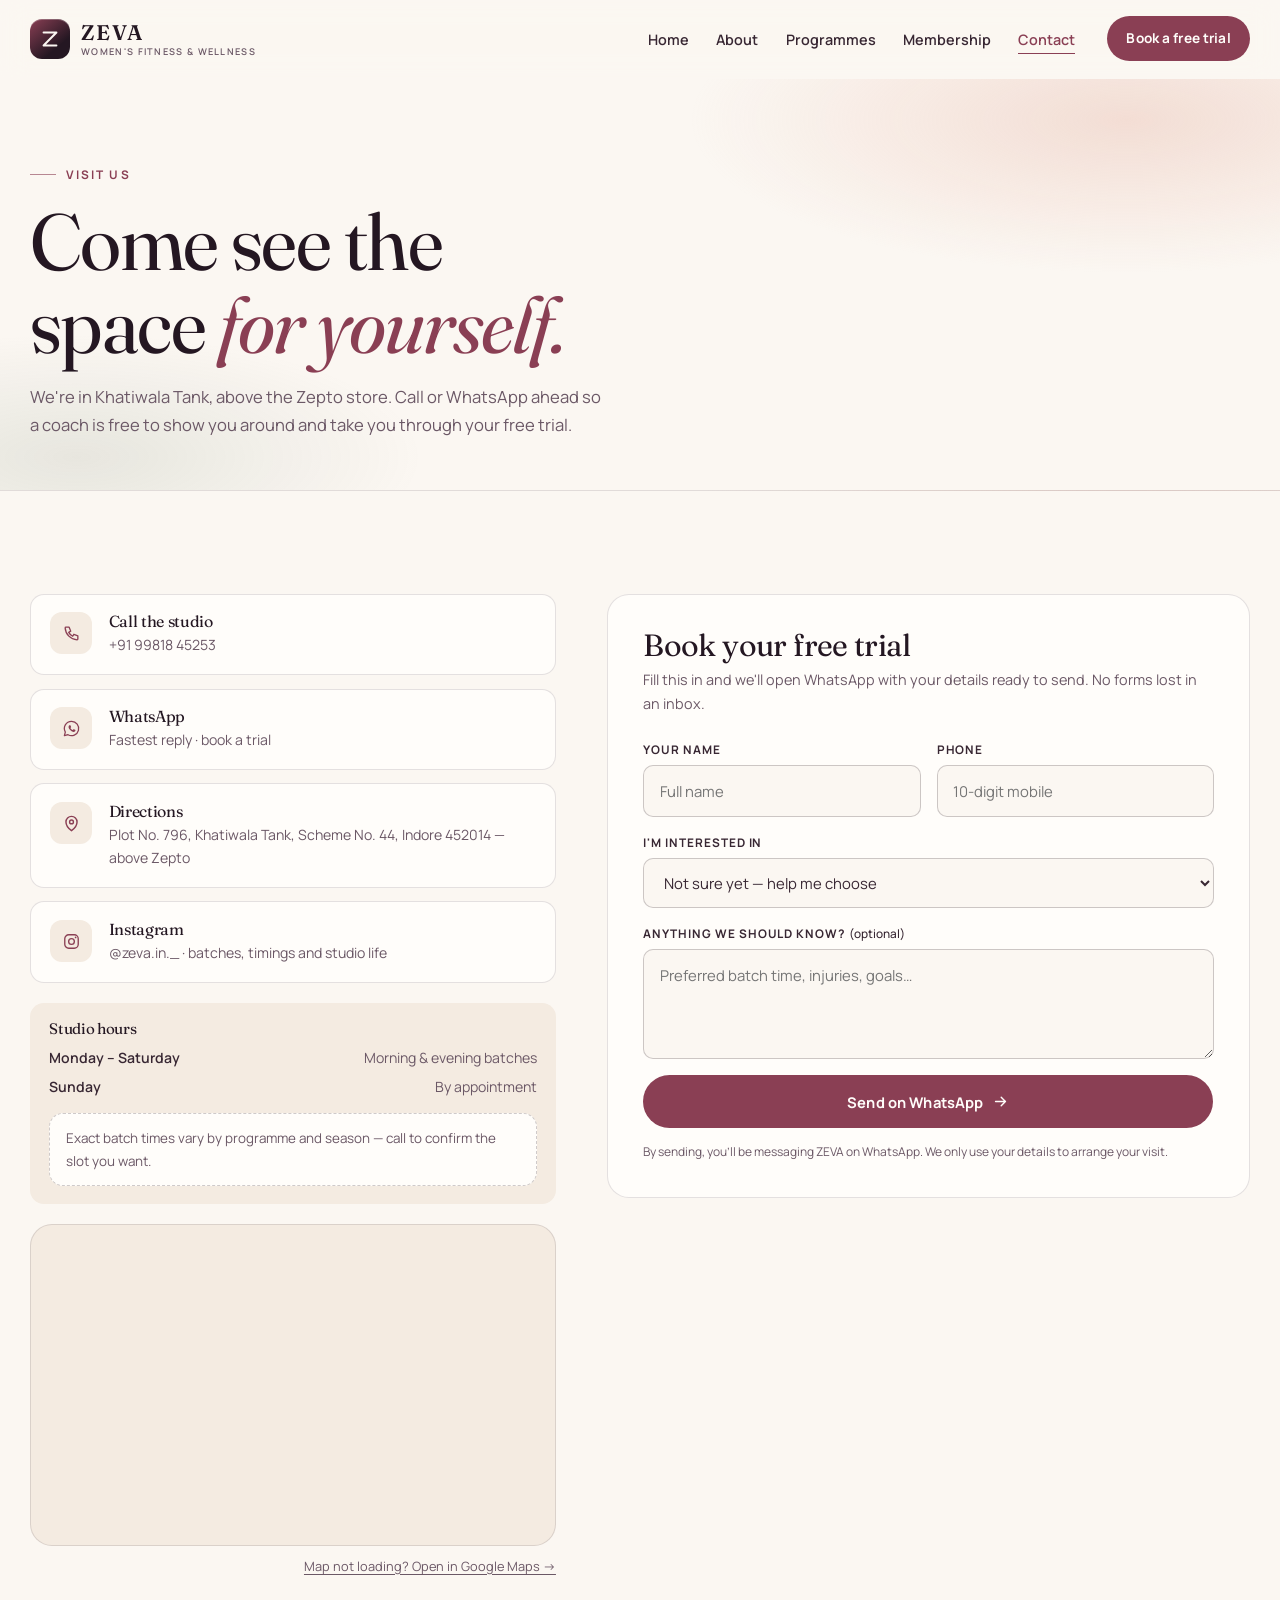
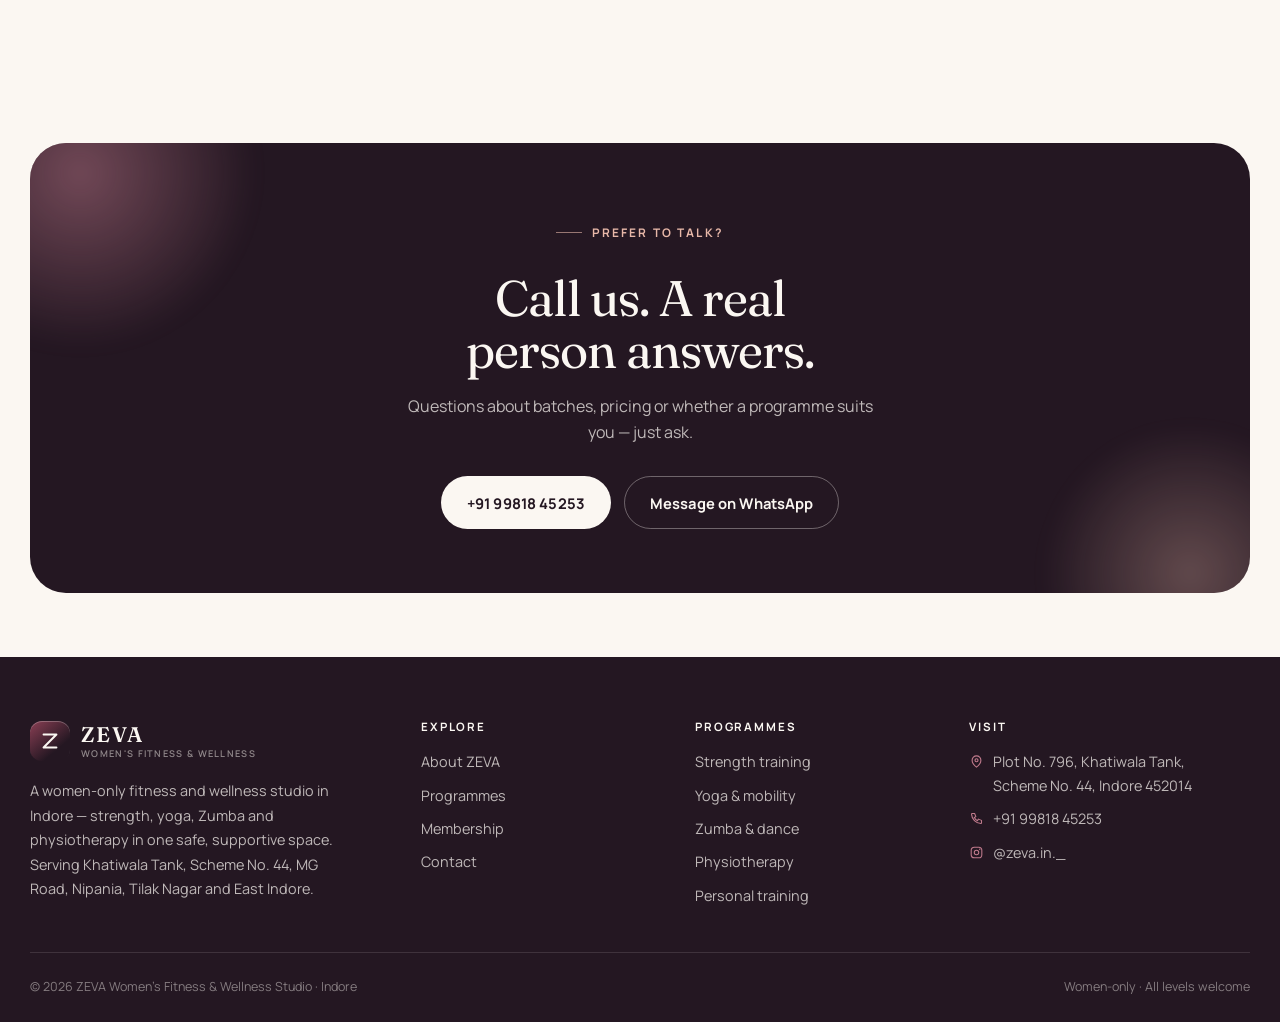
<file: contact.html>
﻿<!DOCTYPE html>
<html lang="en">
<head>
  <meta charset="utf-8">
  <!-- Google tag (gtag.js) -->
  <script async src="https://www.googletagmanager.com/gtag/js?id=AW-18230801801"></script>
  <script>
    window.dataLayer = window.dataLayer || [];
    function gtag(){dataLayer.push(arguments);}
    gtag('js', new Date());
    gtag('config', 'AW-18230801801');
    window.ZEVA_TRACK = {
      call: 'AW-18230801801/4lHpCKfrvLMdEInrj_VD'
    };
    function gtag_report_conversion(url) {
      try {
        gtag('event', 'conversion', {
          'send_to': 'AW-18230801801/4lHpCKfrvLMdEInrj_VD',
          'value': 1.0,
          'currency': 'INR'
        });
      } catch (e) {}
      /* Never block the dialer. Returning true lets the browser handle the
         tel: link immediately, even if the Google tag is blocked or slow.
         tel: navigation does not unload this page, so the event still sends. */
      return true;
    }
  </script>
  <meta name="viewport" content="width=device-width, initial-scale=1">
  <title>Contact &amp; Visit — ZEVA Women's Studio, Khatiwala Tank, Indore</title>
  <meta name="description" content="Visit ZEVA Women's Fitness & Wellness Studio at Plot 796, Khatiwala Tank, Scheme 44, Indore. Call or WhatsApp +91 99818 45253 to book a free trial.">
  <meta name="theme-color" content="#fbf7f2">
  <link rel="canonical" href="https://zevawellness.github.io/zeva/contact.html">
  <meta property="og:type" content="website">
  <meta property="og:site_name" content="ZEVA Women's Fitness &amp; Wellness Studio">
  <meta property="og:title" content="Contact &amp; Visit — ZEVA Women's Studio, Khatiwala Tank, Indore">
  <meta property="og:description" content="Visit ZEVA Women's Fitness & Wellness Studio at Plot 796, Khatiwala Tank, Scheme 44, Indore. Call or WhatsApp +91 99818 45253 to book a free trial.">
  <meta property="og:url" content="https://zevawellness.github.io/zeva/contact.html">
  <meta property="og:locale" content="en_IN">
  <meta name="twitter:card" content="summary">
  <meta name="twitter:title" content="Contact &amp; Visit — ZEVA Women's Studio, Khatiwala Tank, Indore">
  <meta name="twitter:description" content="Visit ZEVA Women's Fitness & Wellness Studio at Plot 796, Khatiwala Tank, Scheme 44, Indore. Call or WhatsApp +91 99818 45253 to book a free trial.">
  <link rel="icon" href="assets/img/favicon.svg" type="image/svg+xml">
  <link rel="preconnect" href="https://fonts.googleapis.com">
  <link rel="preconnect" href="https://fonts.gstatic.com" crossorigin>
  <link href="https://fonts.googleapis.com/css2?family=Fraunces:ital,opsz,wght@0,9..144,300..700;1,9..144,300..600&family=Manrope:wght@300..800&display=swap" rel="stylesheet">
  <link rel="stylesheet" href="assets/css/style.css">
</head>
<body>
  <a class="skip-link" href="#main">Skip to content</a>

  <header class="site-header">
    <div class="container header-inner">
      <a class="brand" href="index.html" aria-label="ZEVA home">
        <span class="brand-mark" aria-hidden="true">
          <svg viewBox="0 0 24 24" fill="none"><path d="M5 5h14L5 19h14" stroke="#fbf7f2" stroke-width="2.2" stroke-linecap="round" stroke-linejoin="round"/></svg>
        </span>
        <span class="brand-text">
          <strong>ZEVA</strong>
          <small>Women's fitness &amp; wellness</small>
        </span>
      </a>

      <button class="nav-toggle" aria-expanded="false" aria-controls="primary-nav" aria-label="Open menu">
        <span></span>
      </button>

      <nav class="nav" id="primary-nav" aria-label="Primary">
        <ul>
          <li><a href="index.html">Home</a></li>
          <li><a href="about.html">About</a></li>
          <li><a href="services.html">Programmes</a></li>
          <li><a href="pricing.html">Membership</a></li>
          <li><a href="contact.html" aria-current="page">Contact</a></li>
        </ul>
        <a class="btn btn-primary nav-cta" href="contact.html">Book a free trial</a>
      </nav>
    </div>
  </header>

  <main id="main">
    <section class="page-hero">
      <div class="container">
        <p class="eyebrow reveal">Visit us</p>
        <h1 class="reveal" data-delay="1">Come see the space <span class="display-italic">for yourself.</span></h1>
        <p class="lede reveal" data-delay="2">We're in Khatiwala Tank, above the Zepto store. Call or WhatsApp ahead so a coach is free to show you around and take you through your free trial.</p>
      </div>
    </section>

    <section class="section">
      <div class="container contact-layout">
        <div class="reveal">
          <div class="contact-cards">
            <a class="contact-card" href="tel:+919981845253" onclick="return gtag_report_conversion('tel:+919981845253')" data-track="call">
              <span class="contact-card__icon" aria-hidden="true">
                <svg viewBox="0 0 24 24" fill="none"><path d="M5 4h4l2 5-2.5 1.5a12 12 0 005 5L15 13l5 2v4a1 1 0 01-1 1A16 16 0 014 5a1 1 0 011-1z" stroke="currentColor" stroke-width="1.7" stroke-linejoin="round"/></svg>
              </span>
              <div>
                <h3>Call the studio</h3>
                <p>+91 99818 45253</p>
              </div>
            </a>

            <a class="contact-card" href="https://wa.me/919981845253?text=Hi%20ZEVA%2C%20I%27d%20like%20to%20book%20a%20free%20trial." target="_blank" rel="noopener" data-track="whatsapp">
              <span class="contact-card__icon" aria-hidden="true">
                <svg viewBox="0 0 24 24" fill="none"><path d="M12 3a9 9 0 00-7.8 13.5L3 21l4.6-1.2A9 9 0 1012 3z" stroke="currentColor" stroke-width="1.6" stroke-linejoin="round"/><path d="M8.7 8.4c.3-.6.6-.6.9-.6h.6c.2 0 .4 0 .6.5l.7 1.7c.1.2 0 .4-.1.5l-.5.6c-.1.1-.2.3-.1.5.4.7 1.5 1.8 2.6 2.2.2.1.4 0 .5-.1l.6-.7c.1-.2.3-.2.5-.1l1.6.8c.2.1.4.2.4.4 0 .3 0 1-.5 1.5-.5.5-1.2.8-2 .7-1-.1-2.4-.7-3.8-2-1.5-1.4-2.3-3-2.4-3.9-.1-.8.1-1.5.4-2z" fill="currentColor"/></svg>
              </span>
              <div>
                <h3>WhatsApp</h3>
                <p>Fastest reply · book a trial</p>
              </div>
            </a>

            <a class="contact-card" href="https://www.google.com/maps/dir/?api=1&destination=22.6953898,75.8598368" target="_blank" rel="noopener" data-track="directions">
              <span class="contact-card__icon" aria-hidden="true">
                <svg viewBox="0 0 24 24" fill="none"><path d="M12 21s7-5.1 7-11a7 7 0 10-14 0c0 5.9 7 11 7 11z" stroke="currentColor" stroke-width="1.8"/><circle cx="12" cy="10" r="2.4" stroke="currentColor" stroke-width="1.8"/></svg>
              </span>
              <div>
                <h3>Directions</h3>
                <p>Plot No. 796, Khatiwala Tank, Scheme No. 44, Indore 452014 — above Zepto</p>
              </div>
            </a>

            <a class="contact-card" href="https://www.instagram.com/zeva.in._/" target="_blank" rel="noopener">
              <span class="contact-card__icon" aria-hidden="true">
                <svg viewBox="0 0 24 24" fill="none"><rect x="3.5" y="3.5" width="17" height="17" rx="5" stroke="currentColor" stroke-width="1.7"/><circle cx="12" cy="12" r="3.6" stroke="currentColor" stroke-width="1.7"/><circle cx="17.2" cy="6.8" r="1.1" fill="currentColor"/></svg>
              </span>
              <div>
                <h3>Instagram</h3>
                <p>@zeva.in._ · batches, timings and studio life</p>
              </div>
            </a>
          </div>

          <div class="hours">
            <h3>Studio hours</h3>
            <dl>
              <dt>Monday – Saturday</dt>
              <dd>Morning &amp; evening batches</dd>
              <dt>Sunday</dt>
              <dd>By appointment</dd>
            </dl>
            <p class="note" style="margin-top: .9rem;">Exact batch times vary by programme and season — call to confirm the slot you want.</p>
          </div>

          <div class="map-wrap">
            <iframe
              title="Map showing ZEVA Women's Fitness & Wellness Studio in Khatiwala Tank, Indore"
              src="https://www.google.com/maps?q=ZEVA%20Women%27s%20Fitness%20%26%20Wellness%20Studio%2C%20Khatiwala%20Tank%2C%20Indore&output=embed"
              loading="lazy"
              referrerpolicy="no-referrer-when-downgrade"></iframe>
          </div>
          <p class="map-note"><a href="https://www.google.com/maps/dir/?api=1&destination=22.6953898,75.8598368" target="_blank" rel="noopener" data-track="directions">Map not loading? Open in Google Maps →</a></p>
        </div>

        <div class="form reveal" data-delay="1">
          <h2>Book your free trial</h2>
          <p>Fill this in and we'll open WhatsApp with your details ready to send. No forms lost in an inbox.</p>

          <form id="enquiry-form" novalidate>
            <div class="field-row">
              <div class="field">
                <label for="name">Your name</label>
                <input type="text" id="name" name="name" autocomplete="name" placeholder="Full name" required>
              </div>
              <div class="field">
                <label for="phone">Phone</label>
                <input type="tel" id="phone" name="phone" autocomplete="tel" inputmode="tel" placeholder="10-digit mobile" pattern="[0-9+][0-9 ]{9,14}" title="Enter a valid phone number (10–15 digits)" required>
              </div>
            </div>

            <div class="field">
              <label for="interest">I'm interested in</label>
              <select id="interest" name="interest">
                <option value="">Not sure yet — help me choose</option>
                <option>Strength training</option>
                <option>Yoga &amp; mobility</option>
                <option>Zumba &amp; dance fitness</option>
                <option>Physiotherapy</option>
                <option>Personal training</option>
                <option>Weight loss &amp; transformation</option>
                <option>Functional training</option>
                <option>Cardio</option>
              </select>
            </div>

            <div class="field">
              <label for="message">Anything we should know? <span style="text-transform:none; letter-spacing:0; font-weight:500;">(optional)</span></label>
              <textarea id="message" name="message" placeholder="Preferred batch time, injuries, goals…"></textarea>
            </div>

            <button class="btn btn--block" type="submit">
              Send on WhatsApp
              <svg viewBox="0 0 24 24" fill="none" aria-hidden="true"><path d="M5 12h14M13 6l6 6-6 6" stroke="currentColor" stroke-width="2" stroke-linecap="round" stroke-linejoin="round"/></svg>
            </button>
            <p class="form__note">By sending, you'll be messaging ZEVA on WhatsApp. We only use your details to arrange your visit.</p>
          </form>
        </div>
      </div>
    </section>

    <section class="section--tight">
      <div class="container">
        <div class="cta-band reveal">
          <p class="eyebrow" style="color: var(--peach); justify-content: center;">Prefer to talk?</p>
          <h2>Call us. A real person answers.</h2>
          <p>Questions about batches, pricing or whether a programme suits you — just ask.</p>
          <div class="btn-row">
            <a class="btn btn--light" href="tel:+919981845253" onclick="return gtag_report_conversion('tel:+919981845253')">+91 99818 45253</a>
            <a class="btn btn--ghost" style="--btn-fg: var(--cream); border-color: rgba(251,247,242,.35);" href="https://wa.me/919981845253?text=Hi%20ZEVA%2C%20I%20have%20a%20question." target="_blank" rel="noopener">Message on WhatsApp</a>
          </div>
        </div>
      </div>
    </section>
  </main>

  <footer class="site-footer">
    <div class="container">
      <div class="footer-grid">
        <div>
          <a class="brand" href="index.html" aria-label="ZEVA home">
            <span class="brand-mark" aria-hidden="true">
              <svg viewBox="0 0 24 24" fill="none"><path d="M5 5h14L5 19h14" stroke="#fbf7f2" stroke-width="2.2" stroke-linecap="round" stroke-linejoin="round"/></svg>
            </span>
            <span class="brand-text">
              <strong>ZEVA</strong>
              <small>Women's fitness &amp; wellness</small>
            </span>
          </a>
          <p class="footer-blurb">A women-only fitness and wellness studio in Indore — strength, yoga, Zumba and physiotherapy in one safe, supportive space. Serving Khatiwala Tank, Scheme No. 44, MG Road, Nipania, Tilak Nagar and East Indore.</p>
        </div>

        <div class="footer-col">
          <h4>Explore</h4>
          <ul>
            <li><a href="about.html">About ZEVA</a></li>
            <li><a href="services.html">Programmes</a></li>
            <li><a href="pricing.html">Membership</a></li>
            <li><a href="contact.html">Contact</a></li>
          </ul>
        </div>

        <div class="footer-col">
          <h4>Programmes</h4>
          <ul>
            <li><a href="services.html#strength">Strength training</a></li>
            <li><a href="services.html#yoga">Yoga &amp; mobility</a></li>
            <li><a href="services.html#zumba">Zumba &amp; dance</a></li>
            <li><a href="services.html#physio">Physiotherapy</a></li>
            <li><a href="services.html#personal">Personal training</a></li>
          </ul>
        </div>

        <div class="footer-col">
          <h4>Visit</h4>
          <ul class="footer-contact">
            <li>
              <svg viewBox="0 0 24 24" fill="none" aria-hidden="true"><path d="M12 21s7-5.1 7-11a7 7 0 10-14 0c0 5.9 7 11 7 11z" stroke="currentColor" stroke-width="1.8"/><circle cx="12" cy="10" r="2.4" stroke="currentColor" stroke-width="1.8"/></svg>
              <span>Plot No. 796, Khatiwala Tank,<br>Scheme No. 44, Indore 452014</span>
            </li>
            <li>
              <svg viewBox="0 0 24 24" fill="none" aria-hidden="true"><path d="M5 4h4l2 5-2.5 1.5a12 12 0 005 5L15 13l5 2v4a1 1 0 01-1 1A16 16 0 014 5a1 1 0 011-1z" stroke="currentColor" stroke-width="1.7" stroke-linejoin="round"/></svg>
              <a href="tel:+919981845253" onclick="return gtag_report_conversion('tel:+919981845253')">+91 99818 45253</a>
            </li>
            <li>
              <svg viewBox="0 0 24 24" fill="none" aria-hidden="true"><rect x="3.5" y="3.5" width="17" height="17" rx="5" stroke="currentColor" stroke-width="1.7"/><circle cx="12" cy="12" r="3.6" stroke="currentColor" stroke-width="1.7"/><circle cx="17.2" cy="6.8" r="1.1" fill="currentColor"/></svg>
              <a href="https://www.instagram.com/zeva.in._/" target="_blank" rel="noopener">@zeva.in._</a>
            </li>
          </ul>
        </div>
      </div>

      <div class="footer-bottom">
        <p>© <span data-year>2026</span> ZEVA Women's Fitness &amp; Wellness Studio · Indore</p>
        <p>Women-only · All levels welcome</p>
      </div>
    </div>
  </footer>

  <script src="assets/js/main.js" defer></script>
</body>
</html>
</file>
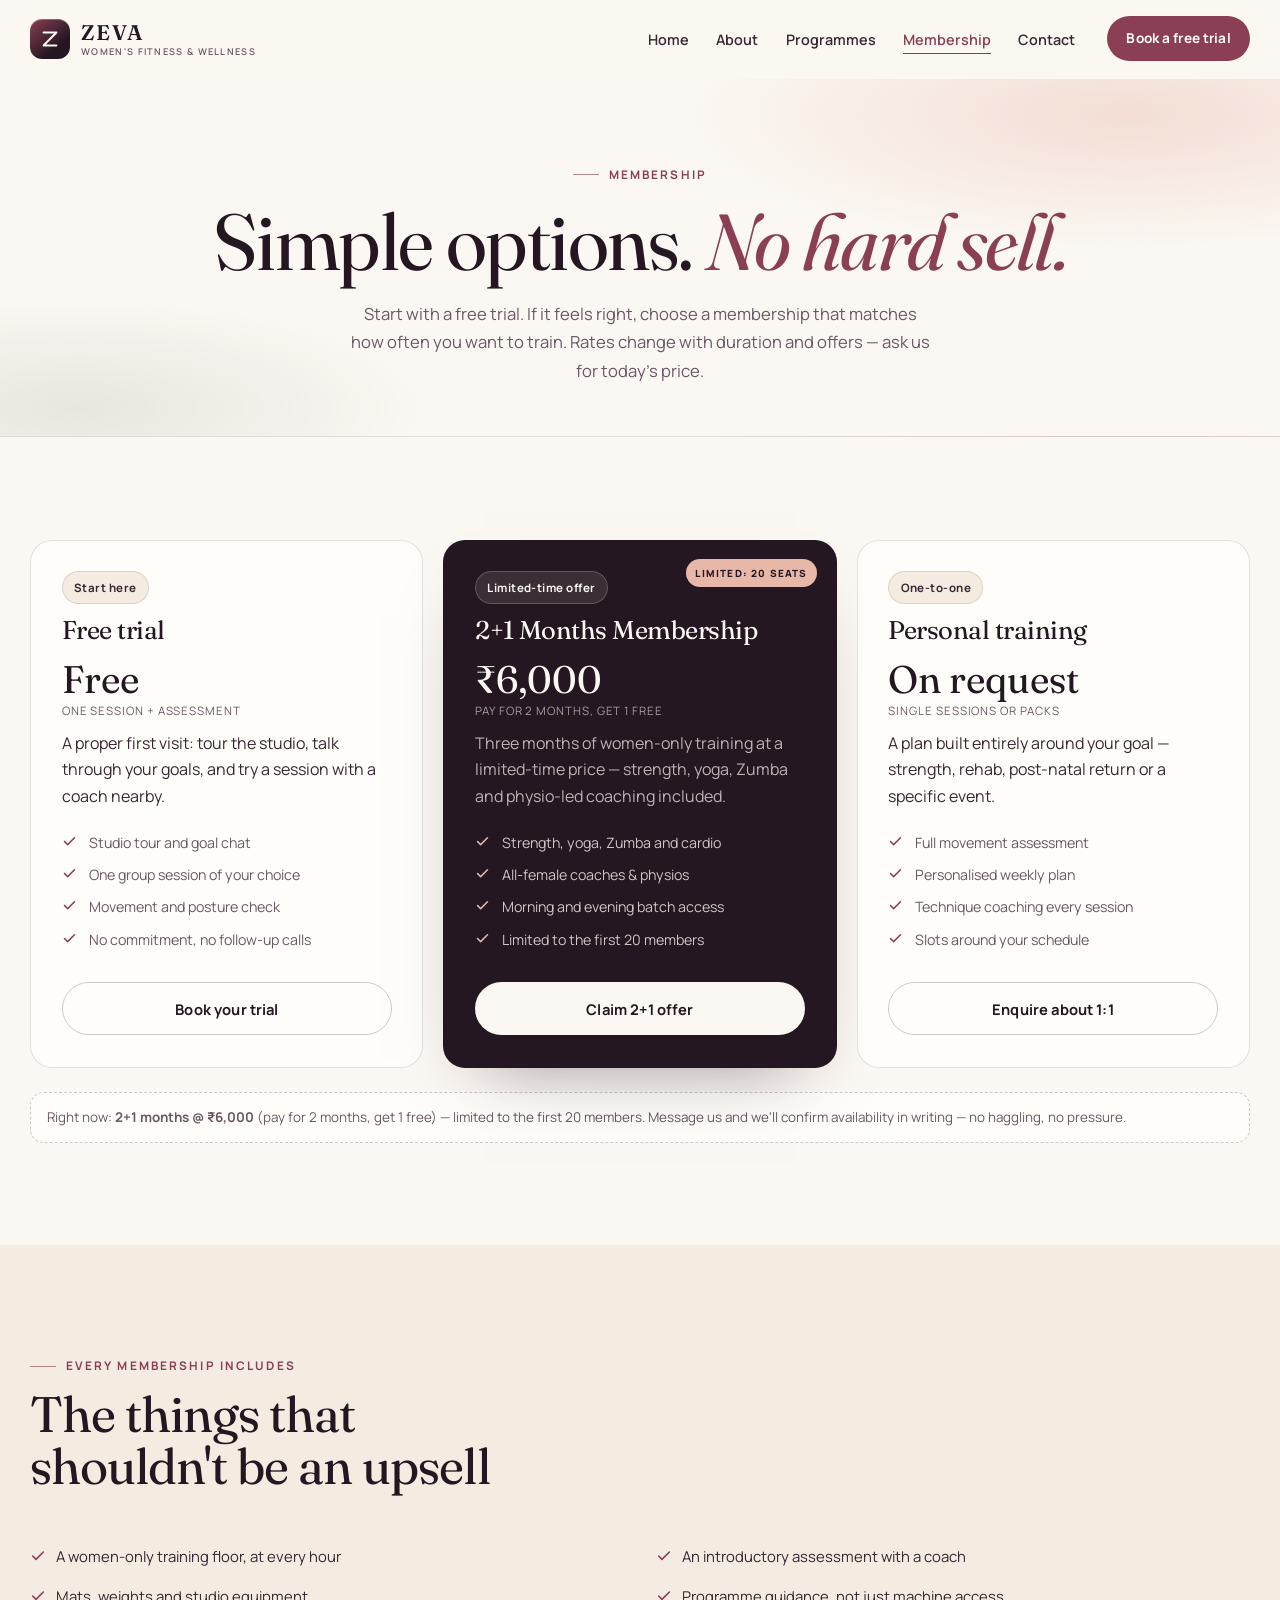
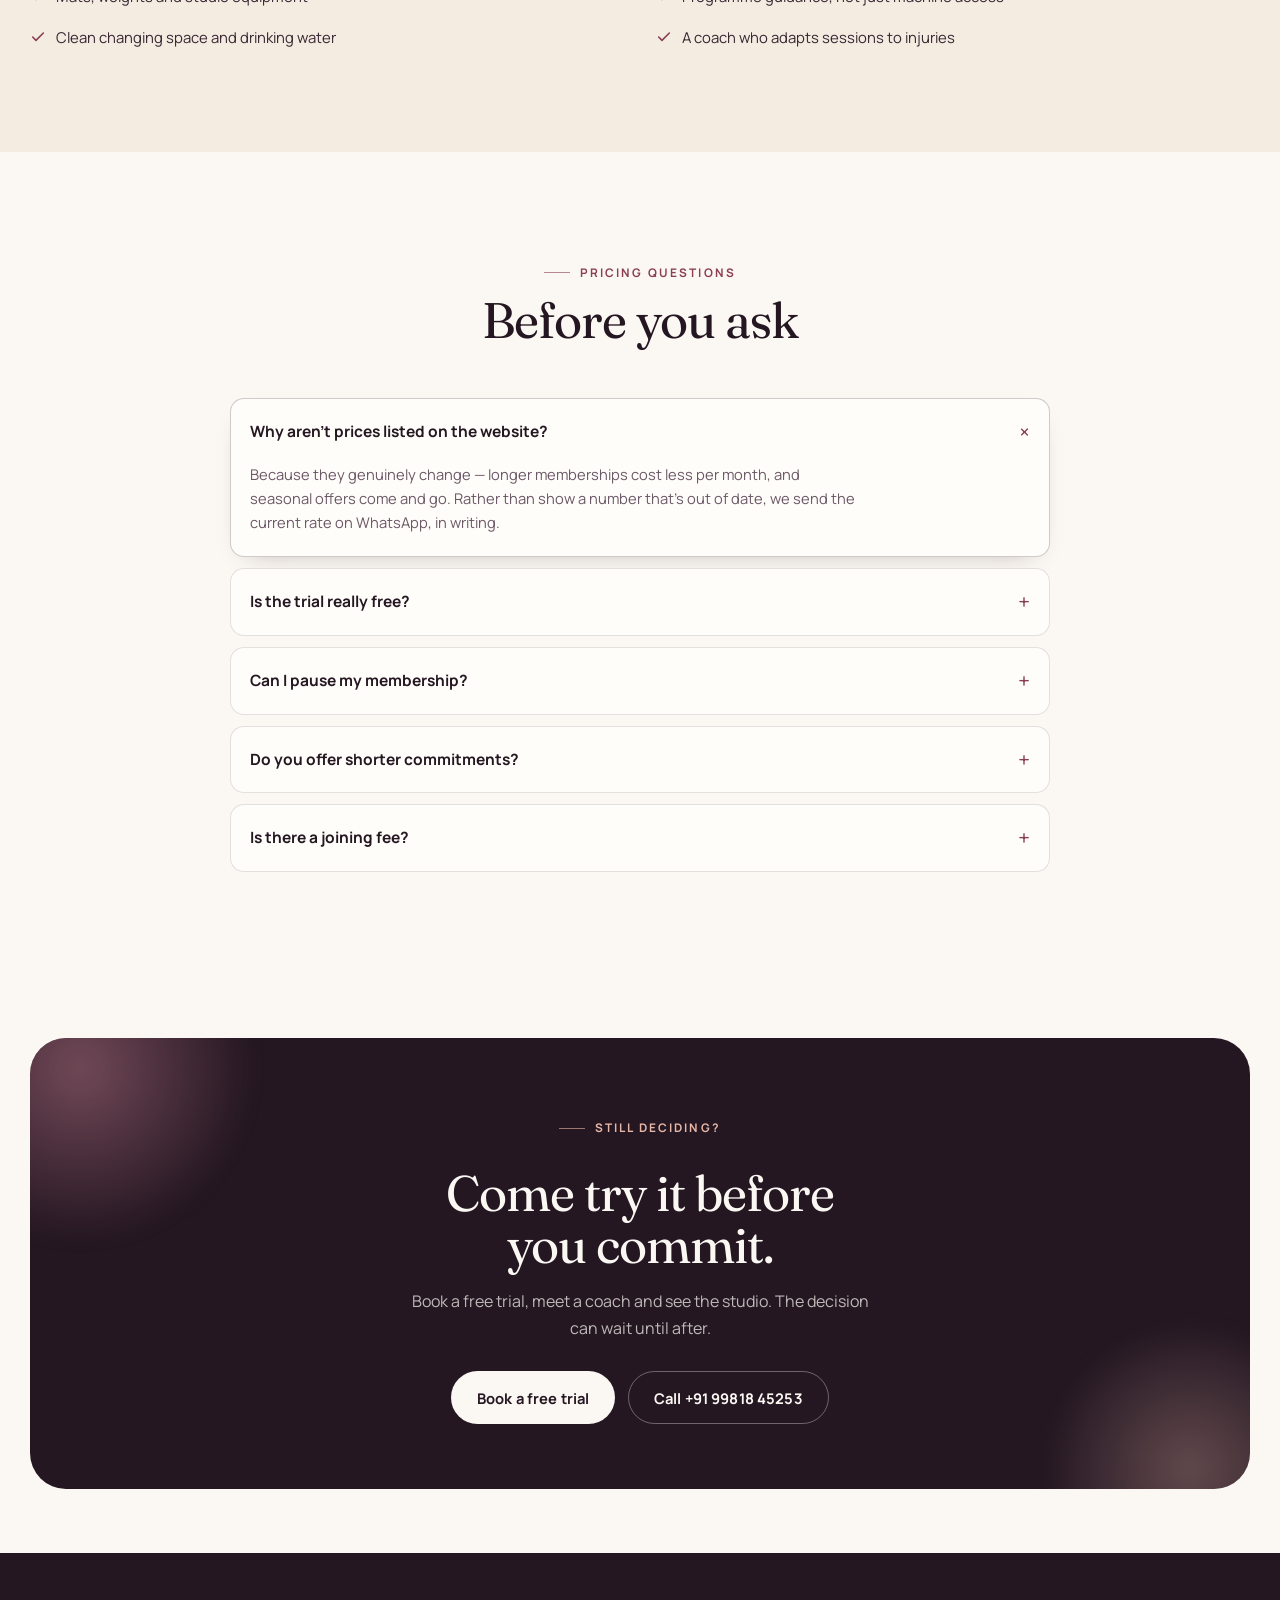
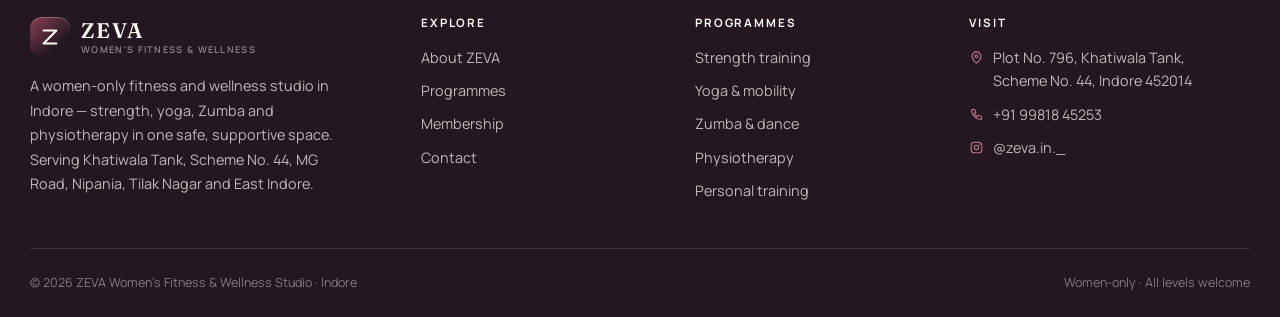
<file: pricing.html>
﻿<!DOCTYPE html>
<html lang="en">
<head>
  <meta charset="utf-8">
  <!-- Google tag (gtag.js) -->
  <script async src="https://www.googletagmanager.com/gtag/js?id=AW-18230801801"></script>
  <script>
    window.dataLayer = window.dataLayer || [];
    function gtag(){dataLayer.push(arguments);}
    gtag('js', new Date());
    gtag('config', 'AW-18230801801');
    window.ZEVA_TRACK = {
      call: 'AW-18230801801/4lHpCKfrvLMdEInrj_VD'
    };
    function gtag_report_conversion(url) {
      try {
        gtag('event', 'conversion', {
          'send_to': 'AW-18230801801/4lHpCKfrvLMdEInrj_VD',
          'value': 1.0,
          'currency': 'INR'
        });
      } catch (e) {}
      /* Never block the dialer. Returning true lets the browser handle the
         tel: link immediately, even if the Google tag is blocked or slow.
         tel: navigation does not unload this page, so the event still sends. */
      return true;
    }
  </script>
  <meta name="viewport" content="width=device-width, initial-scale=1">
  <title>Membership &amp; Pricing — ZEVA Women's Studio, Indore</title>
  <meta name="description" content="ZEVA membership options in Indore: a free first trial, studio memberships for group programmes, and one-to-one personal training. Ask for current rates on WhatsApp.">
  <meta name="theme-color" content="#fbf7f2">
  <link rel="canonical" href="https://zevawellness.github.io/zeva/pricing.html">
  <meta property="og:type" content="website">
  <meta property="og:site_name" content="ZEVA Women's Fitness &amp; Wellness Studio">
  <meta property="og:title" content="Membership &amp; Pricing — ZEVA Women's Studio, Indore">
  <meta property="og:description" content="ZEVA membership options in Indore: a free first trial, studio memberships for group programmes, and one-to-one personal training. Ask for current rates on WhatsApp.">
  <meta property="og:url" content="https://zevawellness.github.io/zeva/pricing.html">
  <meta property="og:locale" content="en_IN">
  <meta name="twitter:card" content="summary">
  <meta name="twitter:title" content="Membership &amp; Pricing — ZEVA Women's Studio, Indore">
  <meta name="twitter:description" content="ZEVA membership options in Indore: a free first trial, studio memberships for group programmes, and one-to-one personal training. Ask for current rates on WhatsApp.">
  <link rel="icon" href="assets/img/favicon.svg" type="image/svg+xml">
  <link rel="preconnect" href="https://fonts.googleapis.com">
  <link rel="preconnect" href="https://fonts.gstatic.com" crossorigin>
  <link href="https://fonts.googleapis.com/css2?family=Fraunces:ital,opsz,wght@0,9..144,300..700;1,9..144,300..600&family=Manrope:wght@300..800&display=swap" rel="stylesheet">
  <link rel="stylesheet" href="assets/css/style.css">
</head>
<body>
  <a class="skip-link" href="#main">Skip to content</a>

  <header class="site-header">
    <div class="container header-inner">
      <a class="brand" href="index.html" aria-label="ZEVA home">
        <span class="brand-mark" aria-hidden="true">
          <svg viewBox="0 0 24 24" fill="none"><path d="M5 5h14L5 19h14" stroke="#fbf7f2" stroke-width="2.2" stroke-linecap="round" stroke-linejoin="round"/></svg>
        </span>
        <span class="brand-text">
          <strong>ZEVA</strong>
          <small>Women's fitness &amp; wellness</small>
        </span>
      </a>

      <button class="nav-toggle" aria-expanded="false" aria-controls="primary-nav" aria-label="Open menu">
        <span></span>
      </button>

      <nav class="nav" id="primary-nav" aria-label="Primary">
        <ul>
          <li><a href="index.html">Home</a></li>
          <li><a href="about.html">About</a></li>
          <li><a href="services.html">Programmes</a></li>
          <li><a href="pricing.html" aria-current="page">Membership</a></li>
          <li><a href="contact.html">Contact</a></li>
        </ul>
        <a class="btn btn-primary nav-cta" href="contact.html">Book a free trial</a>
      </nav>
    </div>
  </header>

  <main id="main">
    <section class="page-hero page-hero--center">
      <div class="container">
        <p class="eyebrow reveal">Membership</p>
        <h1 class="reveal" data-delay="1">Simple options. <span class="display-italic">No hard sell.</span></h1>
        <p class="lede reveal" data-delay="2">Start with a free trial. If it feels right, choose a membership that matches how often you want to train. Rates change with duration and offers — ask us for today's price.</p>
      </div>
    </section>

    <section class="section">
      <div class="container">
        <div class="grid grid-3">
          <!-- Trial -->
          <article class="card price-card reveal">
            <span class="tag">Start here</span>
            <h3>Free trial</h3>
            <p class="price">Free<small>One session + assessment</small></p>
            <p>A proper first visit: tour the studio, talk through your goals, and try a session with a coach nearby.</p>
            <ul class="price-list">
              <li><svg viewBox="0 0 24 24" fill="none"><path d="M20 6L9 17l-5-5" stroke="currentColor" stroke-width="2.4" stroke-linecap="round" stroke-linejoin="round"/></svg>Studio tour and goal chat</li>
              <li><svg viewBox="0 0 24 24" fill="none"><path d="M20 6L9 17l-5-5" stroke="currentColor" stroke-width="2.4" stroke-linecap="round" stroke-linejoin="round"/></svg>One group session of your choice</li>
              <li><svg viewBox="0 0 24 24" fill="none"><path d="M20 6L9 17l-5-5" stroke="currentColor" stroke-width="2.4" stroke-linecap="round" stroke-linejoin="round"/></svg>Movement and posture check</li>
              <li><svg viewBox="0 0 24 24" fill="none"><path d="M20 6L9 17l-5-5" stroke="currentColor" stroke-width="2.4" stroke-linecap="round" stroke-linejoin="round"/></svg>No commitment, no follow-up calls</li>
            </ul>
            <a class="btn btn--ghost btn--block" href="contact.html">Book your trial</a>
          </article>

          <!-- Membership -->
          <article class="card price-card price-card--featured reveal" data-delay="1">
            <span class="badge-flag">Limited: 20 seats</span>
            <span class="tag">Limited-time offer</span>
            <h3>2+1 Months Membership</h3>
            <p class="price">₹6,000<small>Pay for 2 months, get 1 free</small></p>
            <p>Three months of women-only training at a limited-time price — strength, yoga, Zumba and physio-led coaching included.</p>
            <ul class="price-list">
              <li><svg viewBox="0 0 24 24" fill="none"><path d="M20 6L9 17l-5-5" stroke="currentColor" stroke-width="2.4" stroke-linecap="round" stroke-linejoin="round"/></svg>Strength, yoga, Zumba and cardio</li>
              <li><svg viewBox="0 0 24 24" fill="none"><path d="M20 6L9 17l-5-5" stroke="currentColor" stroke-width="2.4" stroke-linecap="round" stroke-linejoin="round"/></svg>All-female coaches &amp; physios</li>
              <li><svg viewBox="0 0 24 24" fill="none"><path d="M20 6L9 17l-5-5" stroke="currentColor" stroke-width="2.4" stroke-linecap="round" stroke-linejoin="round"/></svg>Morning and evening batch access</li>
              <li><svg viewBox="0 0 24 24" fill="none"><path d="M20 6L9 17l-5-5" stroke="currentColor" stroke-width="2.4" stroke-linecap="round" stroke-linejoin="round"/></svg>Limited to the first 20 members</li>
            </ul>
            <a class="btn btn--light btn--block" href="https://wa.me/919981845253?text=Hi%20ZEVA!%20I%27d%20like%20to%20claim%20the%202%2B1%20months%20%40%20%E2%82%B96%2C000%20offer." target="_blank" rel="noopener">Claim 2+1 offer</a>
          </article>

          <!-- Personal training -->
          <article class="card price-card reveal" data-delay="2">
            <span class="tag">One-to-one</span>
            <h3>Personal training</h3>
            <p class="price">On request<small>Single sessions or packs</small></p>
            <p>A plan built entirely around your goal — strength, rehab, post-natal return or a specific event.</p>
            <ul class="price-list">
              <li><svg viewBox="0 0 24 24" fill="none"><path d="M20 6L9 17l-5-5" stroke="currentColor" stroke-width="2.4" stroke-linecap="round" stroke-linejoin="round"/></svg>Full movement assessment</li>
              <li><svg viewBox="0 0 24 24" fill="none"><path d="M20 6L9 17l-5-5" stroke="currentColor" stroke-width="2.4" stroke-linecap="round" stroke-linejoin="round"/></svg>Personalised weekly plan</li>
              <li><svg viewBox="0 0 24 24" fill="none"><path d="M20 6L9 17l-5-5" stroke="currentColor" stroke-width="2.4" stroke-linecap="round" stroke-linejoin="round"/></svg>Technique coaching every session</li>
              <li><svg viewBox="0 0 24 24" fill="none"><path d="M20 6L9 17l-5-5" stroke="currentColor" stroke-width="2.4" stroke-linecap="round" stroke-linejoin="round"/></svg>Slots around your schedule</li>
            </ul>
            <a class="btn btn--ghost btn--block" href="contact.html">Enquire about 1:1</a>
          </article>
        </div>

        <p class="note reveal">Right now: <strong>2+1 months @ ₹6,000</strong> (pay for 2 months, get 1 free) — limited to the first 20 members. Message us and we'll confirm availability in writing — no haggling, no pressure.</p>
      </div>
    </section>

    <section class="section section--sand">
      <div class="container">
        <div class="section-head reveal">
          <p class="eyebrow">Every membership includes</p>
          <h2>The things that shouldn't be an upsell</h2>
        </div>
        <ul class="included reveal">
          <li><svg viewBox="0 0 24 24" fill="none"><path d="M20 6L9 17l-5-5" stroke="currentColor" stroke-width="2.4" stroke-linecap="round" stroke-linejoin="round"/></svg>A women-only training floor, at every hour</li>
          <li><svg viewBox="0 0 24 24" fill="none"><path d="M20 6L9 17l-5-5" stroke="currentColor" stroke-width="2.4" stroke-linecap="round" stroke-linejoin="round"/></svg>An introductory assessment with a coach</li>
          <li><svg viewBox="0 0 24 24" fill="none"><path d="M20 6L9 17l-5-5" stroke="currentColor" stroke-width="2.4" stroke-linecap="round" stroke-linejoin="round"/></svg>Mats, weights and studio equipment</li>
          <li><svg viewBox="0 0 24 24" fill="none"><path d="M20 6L9 17l-5-5" stroke="currentColor" stroke-width="2.4" stroke-linecap="round" stroke-linejoin="round"/></svg>Programme guidance, not just machine access</li>
          <li><svg viewBox="0 0 24 24" fill="none"><path d="M20 6L9 17l-5-5" stroke="currentColor" stroke-width="2.4" stroke-linecap="round" stroke-linejoin="round"/></svg>Clean changing space and drinking water</li>
          <li><svg viewBox="0 0 24 24" fill="none"><path d="M20 6L9 17l-5-5" stroke="currentColor" stroke-width="2.4" stroke-linecap="round" stroke-linejoin="round"/></svg>A coach who adapts sessions to injuries</li>
        </ul>
      </div>
    </section>

    <section class="section">
      <div class="container">
        <div class="section-head section-head--center reveal">
          <p class="eyebrow">Pricing questions</p>
          <h2>Before you ask</h2>
        </div>

        <div class="faq reveal">
          <details open>
            <summary>Why aren't prices listed on the website?</summary>
            <div class="faq__body">Because they genuinely change — longer memberships cost less per month, and seasonal offers come and go. Rather than show a number that's out of date, we send the current rate on WhatsApp, in writing.</div>
          </details>
          <details>
            <summary>Is the trial really free?</summary>
            <div class="faq__body">Yes. One session plus a short assessment, with no obligation to join. We'd rather you try the room before paying for it.</div>
          </details>
          <details>
            <summary>Can I pause my membership?</summary>
            <div class="faq__body">Yes — memberships include a freeze option for travel, illness or life getting in the way. Tell us in advance and we'll adjust the end date.</div>
          </details>
          <details>
            <summary>Do you offer shorter commitments?</summary>
            <div class="faq__body">We offer 3, 6 and 12-month options, plus single personal-training sessions. If you're in Indore only briefly, ask about a short-term pass.</div>
          </details>
          <details>
            <summary>Is there a joining fee?</summary>
            <div class="faq__body">No hidden joining fee. Whatever we quote is the full amount for the duration discussed — ask us to confirm it in writing.</div>
          </details>
        </div>
      </div>
    </section>

    <section class="section--tight">
      <div class="container">
        <div class="cta-band reveal">
          <p class="eyebrow" style="color: var(--peach); justify-content: center;">Still deciding?</p>
          <h2>Come try it before you commit.</h2>
          <p>Book a free trial, meet a coach and see the studio. The decision can wait until after.</p>
          <div class="btn-row">
            <a class="btn btn--light" href="contact.html">Book a free trial</a>
            <a class="btn btn--ghost" style="--btn-fg: var(--cream); border-color: rgba(251,247,242,.35);" href="tel:+919981845253" onclick="return gtag_report_conversion('tel:+919981845253')">Call +91 99818 45253</a>
          </div>
        </div>
      </div>
    </section>
  </main>

  <footer class="site-footer">
    <div class="container">
      <div class="footer-grid">
        <div>
          <a class="brand" href="index.html" aria-label="ZEVA home">
            <span class="brand-mark" aria-hidden="true">
              <svg viewBox="0 0 24 24" fill="none"><path d="M5 5h14L5 19h14" stroke="#fbf7f2" stroke-width="2.2" stroke-linecap="round" stroke-linejoin="round"/></svg>
            </span>
            <span class="brand-text">
              <strong>ZEVA</strong>
              <small>Women's fitness &amp; wellness</small>
            </span>
          </a>
          <p class="footer-blurb">A women-only fitness and wellness studio in Indore — strength, yoga, Zumba and physiotherapy in one safe, supportive space. Serving Khatiwala Tank, Scheme No. 44, MG Road, Nipania, Tilak Nagar and East Indore.</p>
        </div>

        <div class="footer-col">
          <h4>Explore</h4>
          <ul>
            <li><a href="about.html">About ZEVA</a></li>
            <li><a href="services.html">Programmes</a></li>
            <li><a href="pricing.html">Membership</a></li>
            <li><a href="contact.html">Contact</a></li>
          </ul>
        </div>

        <div class="footer-col">
          <h4>Programmes</h4>
          <ul>
            <li><a href="services.html#strength">Strength training</a></li>
            <li><a href="services.html#yoga">Yoga &amp; mobility</a></li>
            <li><a href="services.html#zumba">Zumba &amp; dance</a></li>
            <li><a href="services.html#physio">Physiotherapy</a></li>
            <li><a href="services.html#personal">Personal training</a></li>
          </ul>
        </div>

        <div class="footer-col">
          <h4>Visit</h4>
          <ul class="footer-contact">
            <li>
              <svg viewBox="0 0 24 24" fill="none" aria-hidden="true"><path d="M12 21s7-5.1 7-11a7 7 0 10-14 0c0 5.9 7 11 7 11z" stroke="currentColor" stroke-width="1.8"/><circle cx="12" cy="10" r="2.4" stroke="currentColor" stroke-width="1.8"/></svg>
              <span>Plot No. 796, Khatiwala Tank,<br>Scheme No. 44, Indore 452014</span>
            </li>
            <li>
              <svg viewBox="0 0 24 24" fill="none" aria-hidden="true"><path d="M5 4h4l2 5-2.5 1.5a12 12 0 005 5L15 13l5 2v4a1 1 0 01-1 1A16 16 0 014 5a1 1 0 011-1z" stroke="currentColor" stroke-width="1.7" stroke-linejoin="round"/></svg>
              <a href="tel:+919981845253" onclick="return gtag_report_conversion('tel:+919981845253')">+91 99818 45253</a>
            </li>
            <li>
              <svg viewBox="0 0 24 24" fill="none" aria-hidden="true"><rect x="3.5" y="3.5" width="17" height="17" rx="5" stroke="currentColor" stroke-width="1.7"/><circle cx="12" cy="12" r="3.6" stroke="currentColor" stroke-width="1.7"/><circle cx="17.2" cy="6.8" r="1.1" fill="currentColor"/></svg>
              <a href="https://www.instagram.com/zeva.in._/" target="_blank" rel="noopener">@zeva.in._</a>
            </li>
          </ul>
        </div>
      </div>

      <div class="footer-bottom">
        <p>© <span data-year>2026</span> ZEVA Women's Fitness &amp; Wellness Studio · Indore</p>
        <p>Women-only · All levels welcome</p>
      </div>
    </div>
  </footer>

  <script src="assets/js/main.js" defer></script>
</body>
</html>
</file>
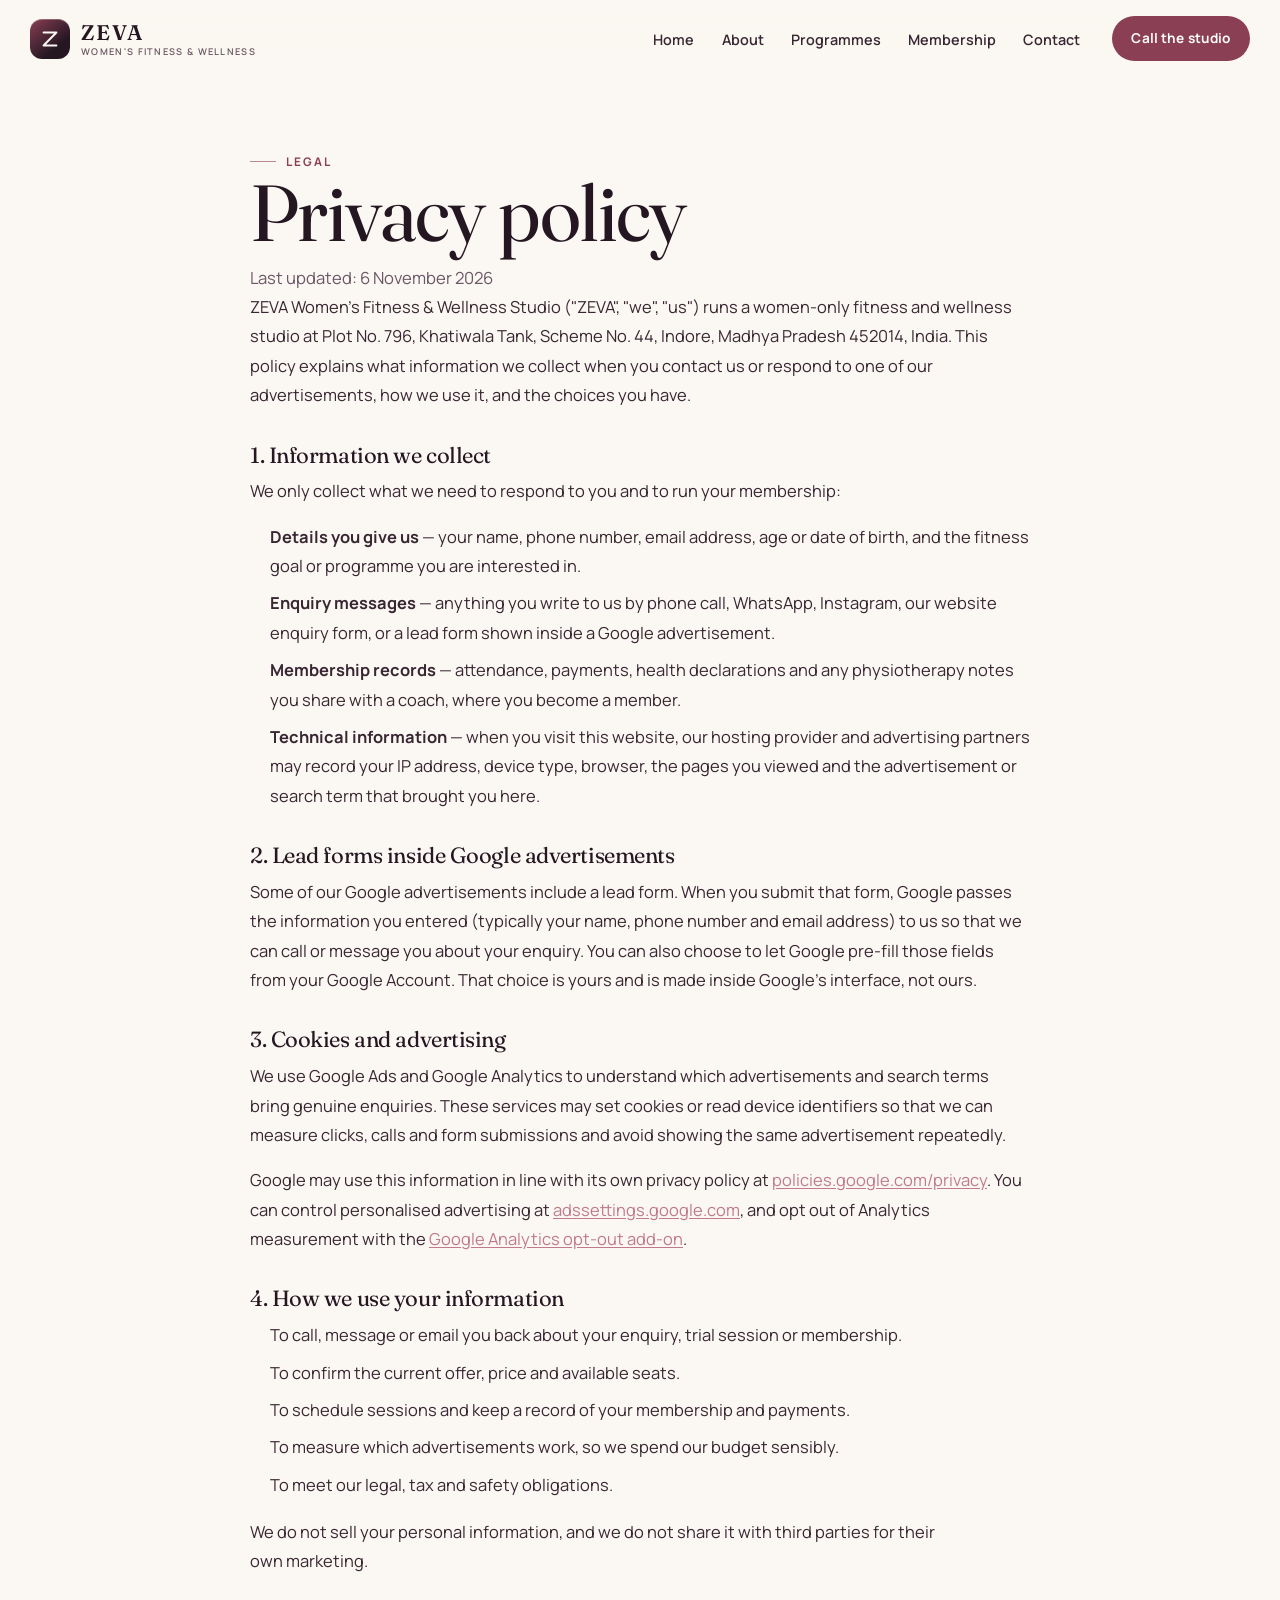
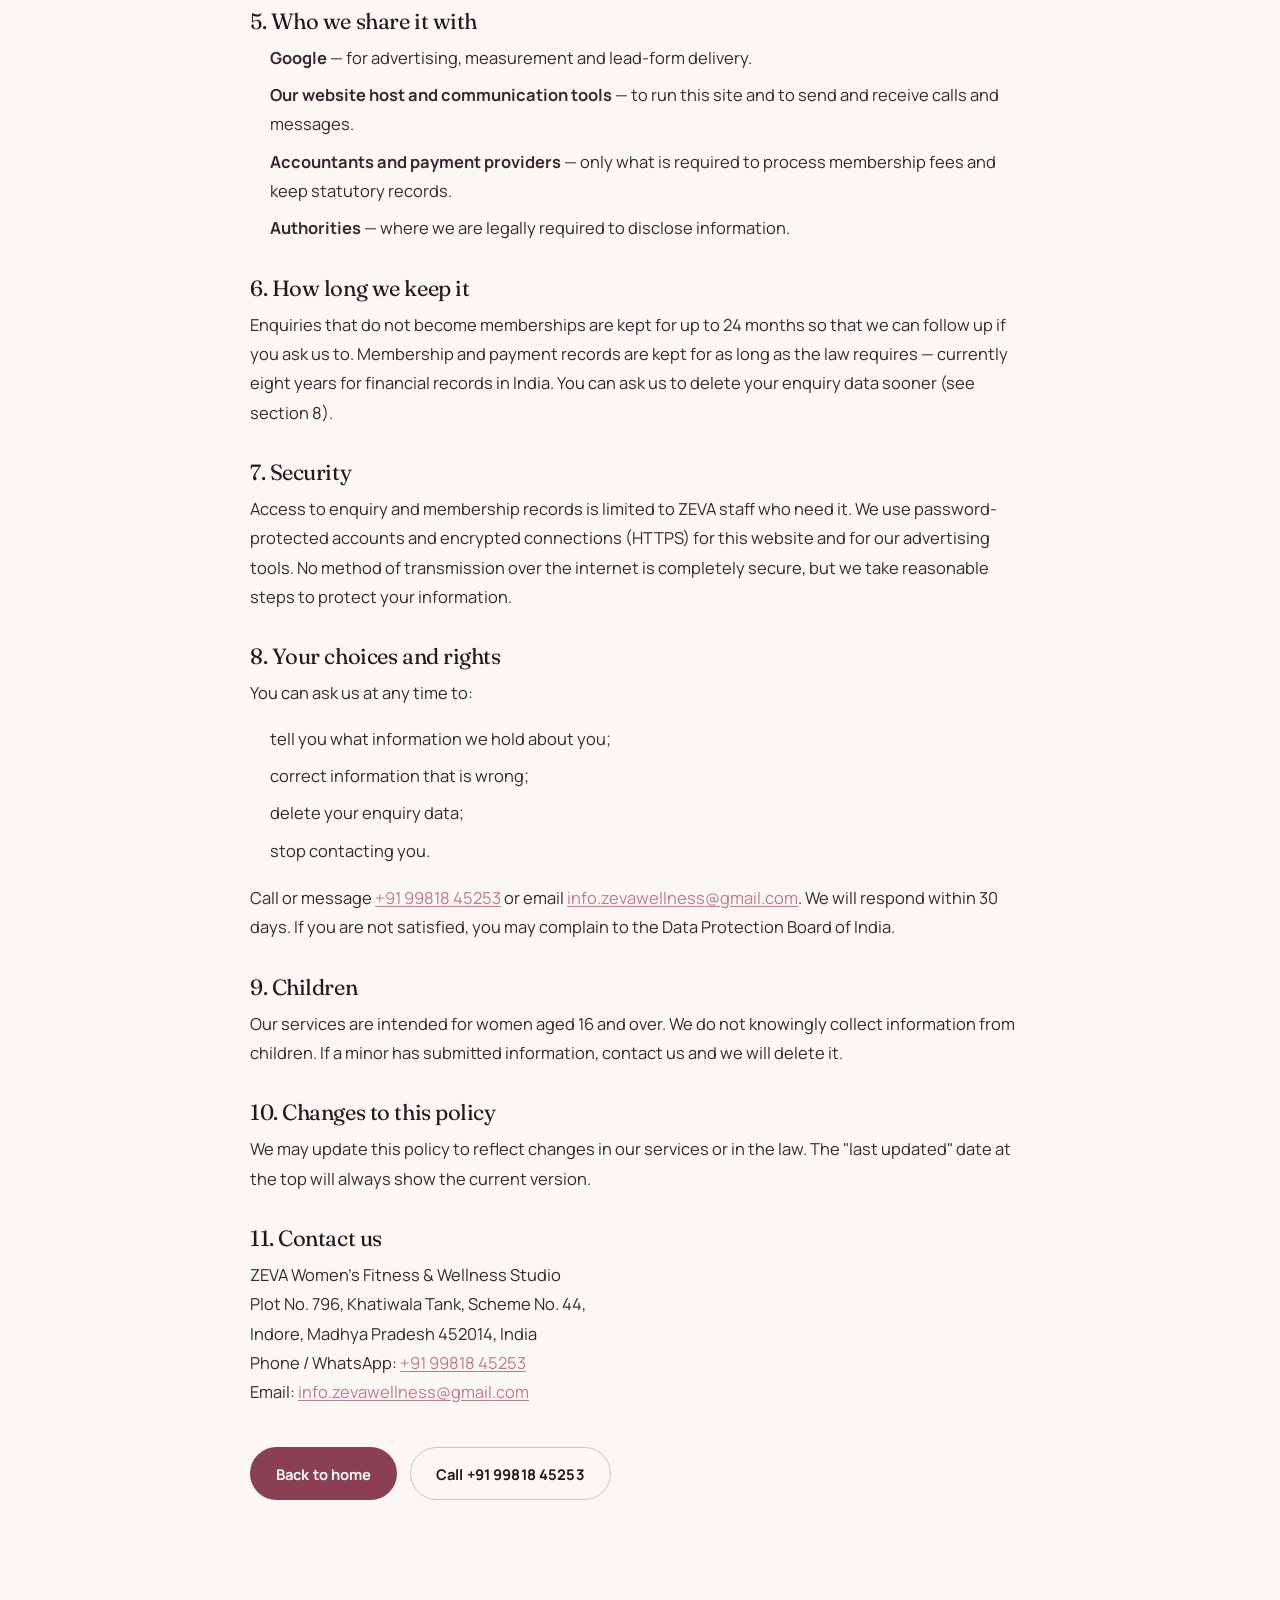
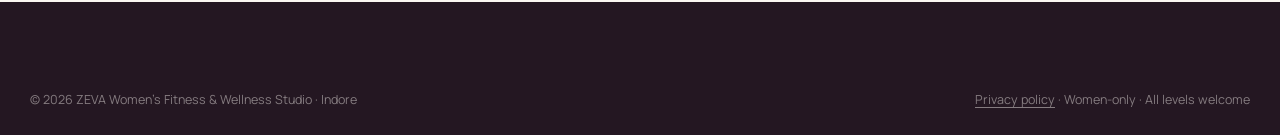
<file: privacy.html>
﻿<!DOCTYPE html>
<html lang="en">
<head>
  <meta charset="utf-8">
  <!-- Google tag (gtag.js) -->
  <script async src="https://www.googletagmanager.com/gtag/js?id=AW-18230801801"></script>
  <script>
    window.dataLayer = window.dataLayer || [];
    function gtag(){dataLayer.push(arguments);}
    gtag('js', new Date());
    gtag('config', 'AW-18230801801');
    window.ZEVA_TRACK = {
      call: 'AW-18230801801/4lHpCKfrvLMdEInrj_VD'
    };
    function gtag_report_conversion(url) {
      try {
        gtag('event', 'conversion', {
          'send_to': 'AW-18230801801/4lHpCKfrvLMdEInrj_VD',
          'value': 1.0,
          'currency': 'INR'
        });
      } catch (e) {}
      /* Never block the dialer. Returning true lets the browser handle the
         tel: link immediately, even if the Google tag is blocked or slow.
         tel: navigation does not unload this page, so the event still sends. */
      return true;
    }
  </script>
  <meta name="viewport" content="width=device-width, initial-scale=1">
  <title>Privacy Policy — ZEVA Women's Fitness &amp; Wellness Studio, Indore</title>
  <meta name="description" content="How ZEVA Women's Fitness & Wellness Studio, Khatiwala Tank, Indore collects, uses and protects the information you share when you call, message or submit an enquiry form.">
  <meta name="theme-color" content="#fbf7f2">
  <link rel="canonical" href="https://zevawellness.github.io/zeva/privacy.html">
  <meta property="og:type" content="website">
  <meta property="og:site_name" content="ZEVA Women's Fitness &amp; Wellness Studio">
  <meta property="og:title" content="Privacy Policy — ZEVA Women's Fitness &amp; Wellness Studio, Indore">
  <meta property="og:description" content="How ZEVA Women's Fitness & Wellness Studio, Khatiwala Tank, Indore collects, uses and protects the information you share when you call, message or submit an enquiry form.">
  <meta property="og:url" content="https://zevawellness.github.io/zeva/privacy.html">
  <meta property="og:locale" content="en_IN">
  <meta name="twitter:card" content="summary">
  <meta name="twitter:title" content="Privacy Policy — ZEVA Women's Fitness &amp; Wellness Studio, Indore">
  <meta name="twitter:description" content="How ZEVA Women's Fitness & Wellness Studio, Khatiwala Tank, Indore collects, uses and protects the information you share when you call, message or submit an enquiry form.">
  <link rel="icon" href="assets/img/favicon.svg" type="image/svg+xml">
  <link rel="preconnect" href="https://fonts.googleapis.com">
  <link rel="preconnect" href="https://fonts.gstatic.com" crossorigin>
  <link href="https://fonts.googleapis.com/css2?family=Fraunces:ital,opsz,wght@0,9..144,300..700;1,9..144,300..600&family=Manrope:wght@300..800&display=swap" rel="stylesheet">
  <link rel="stylesheet" href="assets/css/style.css">
</head>
<body>
  <a class="skip-link" href="#main">Skip to content</a>

  <header class="site-header">
    <div class="container header-inner">
      <a class="brand" href="index.html" aria-label="ZEVA home">
        <span class="brand-mark" aria-hidden="true">
          <svg viewBox="0 0 24 24" fill="none"><path d="M5 5h14L5 19h14" stroke="#fbf7f2" stroke-width="2.2" stroke-linecap="round" stroke-linejoin="round"/></svg>
        </span>
        <span class="brand-text">
          <strong>ZEVA</strong>
          <small>Women's fitness &amp; wellness</small>
        </span>
      </a>
      <button class="nav-toggle" aria-expanded="false" aria-controls="primary-nav" aria-label="Open menu">
        <span></span>
      </button>
      <nav class="nav" id="primary-nav" aria-label="Primary">
        <ul>
          <li><a href="index.html">Home</a></li>
          <li><a href="about.html">About</a></li>
          <li><a href="services.html">Programmes</a></li>
          <li><a href="pricing.html">Membership</a></li>
          <li><a href="contact.html">Contact</a></li>
        </ul>
        <a class="btn btn-primary nav-cta" href="tel:+919981845253" onclick="return gtag_report_conversion('tel:+919981845253')" data-track="call">Call the studio</a>
      </nav>
    </div>
  </header>

  <main id="main">
    <section class="section" style="padding-top: 64px;">
      <div class="container" style="max-width: 780px;">
        <p class="eyebrow">Legal</p>
        <h1 style="margin-bottom: 10px;">Privacy policy</h1>
        <p class="lede">Last updated: 6 November 2026</p>

        <div class="prose">
          <p>
            ZEVA Women's Fitness &amp; Wellness Studio ("ZEVA", "we", "us") runs a women-only
            fitness and wellness studio at Plot No. 796, Khatiwala Tank, Scheme No. 44,
            Indore, Madhya Pradesh 452014, India. This policy explains what information we
            collect when you contact us or respond to one of our advertisements, how we use
            it, and the choices you have.
          </p>

          <h2>1. Information we collect</h2>
          <p>We only collect what we need to respond to you and to run your membership:</p>
          <ul>
            <li><strong>Details you give us</strong> — your name, phone number, email address, age or date of birth, and the fitness goal or programme you are interested in.</li>
            <li><strong>Enquiry messages</strong> — anything you write to us by phone call, WhatsApp, Instagram, our website enquiry form, or a lead form shown inside a Google advertisement.</li>
            <li><strong>Membership records</strong> — attendance, payments, health declarations and any physiotherapy notes you share with a coach, where you become a member.</li>
            <li><strong>Technical information</strong> — when you visit this website, our hosting provider and advertising partners may record your IP address, device type, browser, the pages you viewed and the advertisement or search term that brought you here.</li>
          </ul>

          <h2>2. Lead forms inside Google advertisements</h2>
          <p>
            Some of our Google advertisements include a lead form. When you submit that form,
            Google passes the information you entered (typically your name, phone number and
            email address) to us so that we can call or message you about your enquiry. You
            can also choose to let Google pre-fill those fields from your Google Account. That
            choice is yours and is made inside Google's interface, not ours.
          </p>

          <h2>3. Cookies and advertising</h2>
          <p>
            We use Google Ads and Google Analytics to understand which advertisements and
            search terms bring genuine enquiries. These services may set cookies or read
            device identifiers so that we can measure clicks, calls and form submissions and
            avoid showing the same advertisement repeatedly.
          </p>
          <p>
            Google may use this information in line with its own privacy policy at
            <a href="https://policies.google.com/privacy" target="_blank" rel="noopener">policies.google.com/privacy</a>.
            You can control personalised advertising at
            <a href="https://adssettings.google.com" target="_blank" rel="noopener">adssettings.google.com</a>,
            and opt out of Analytics measurement with the
            <a href="https://tools.google.com/dlpage/gaoptout" target="_blank" rel="noopener">Google Analytics opt-out add-on</a>.
          </p>

          <h2>4. How we use your information</h2>
          <ul>
            <li>To call, message or email you back about your enquiry, trial session or membership.</li>
            <li>To confirm the current offer, price and available seats.</li>
            <li>To schedule sessions and keep a record of your membership and payments.</li>
            <li>To measure which advertisements work, so we spend our budget sensibly.</li>
            <li>To meet our legal, tax and safety obligations.</li>
          </ul>
          <p>
            We do not sell your personal information, and we do not share it with third parties
            for their own marketing.
          </p>

          <h2>5. Who we share it with</h2>
          <ul>
            <li><strong>Google</strong> — for advertising, measurement and lead-form delivery.</li>
            <li><strong>Our website host and communication tools</strong> — to run this site and to send and receive calls and messages.</li>
            <li><strong>Accountants and payment providers</strong> — only what is required to process membership fees and keep statutory records.</li>
            <li><strong>Authorities</strong> — where we are legally required to disclose information.</li>
          </ul>

          <h2>6. How long we keep it</h2>
          <p>
            Enquiries that do not become memberships are kept for up to 24 months so that we can
            follow up if you ask us to. Membership and payment records are kept for as long as
            the law requires — currently eight years for financial records in India. You can ask
            us to delete your enquiry data sooner (see section 8).
          </p>

          <h2>7. Security</h2>
          <p>
            Access to enquiry and membership records is limited to ZEVA staff who need it. We
            use password-protected accounts and encrypted connections (HTTPS) for this website
            and for our advertising tools. No method of transmission over the internet is
            completely secure, but we take reasonable steps to protect your information.
          </p>

          <h2>8. Your choices and rights</h2>
          <p>You can ask us at any time to:</p>
          <ul>
            <li>tell you what information we hold about you;</li>
            <li>correct information that is wrong;</li>
            <li>delete your enquiry data;</li>
            <li>stop contacting you.</li>
          </ul>
          <p>
            Call or message <a href="tel:+919981845253" onclick="return gtag_report_conversion('tel:+919981845253')" data-track="call">+91 99818 45253</a>
            or email
            <a href="mailto:info.zevawellness@gmail.com">info.zevawellness@gmail.com</a>.
            We will respond within 30 days. If you are not satisfied, you may complain to the
            Data Protection Board of India.
          </p>

          <h2>9. Children</h2>
          <p>
            Our services are intended for women aged 16 and over. We do not knowingly collect
            information from children. If a minor has submitted information, contact us and we
            will delete it.
          </p>

          <h2>10. Changes to this policy</h2>
          <p>
            We may update this policy to reflect changes in our services or in the law. The
            "last updated" date at the top will always show the current version.
          </p>

          <h2>11. Contact us</h2>
          <p>
            ZEVA Women's Fitness &amp; Wellness Studio<br>
            Plot No. 796, Khatiwala Tank, Scheme No. 44,<br>
            Indore, Madhya Pradesh 452014, India<br>
            Phone / WhatsApp: <a href="tel:+919981845253" onclick="return gtag_report_conversion('tel:+919981845253')" data-track="call">+91 99818 45253</a><br>
            Email: <a href="mailto:info.zevawellness@gmail.com">info.zevawellness@gmail.com</a>
          </p>
        </div>

        <div class="btn-row" style="margin-top: 40px;">
          <a class="btn" href="index.html">Back to home</a>
          <a class="btn btn--ghost" href="tel:+919981845253" onclick="return gtag_report_conversion('tel:+919981845253')" data-track="call">Call +91 99818 45253</a>
        </div>
      </div>
    </section>
  </main>

  <footer class="site-footer">
    <div class="container">
      <div class="footer-bottom" style="border-top: 0;">
        <p>© <span data-year>2026</span> ZEVA Women's Fitness &amp; Wellness Studio · Indore</p>
        <p><a href="privacy.html">Privacy policy</a> · Women-only · All levels welcome</p>
      </div>
    </div>
  </footer>

  <script src="assets/js/main.js" defer></script>
</body>
</html>
</file>
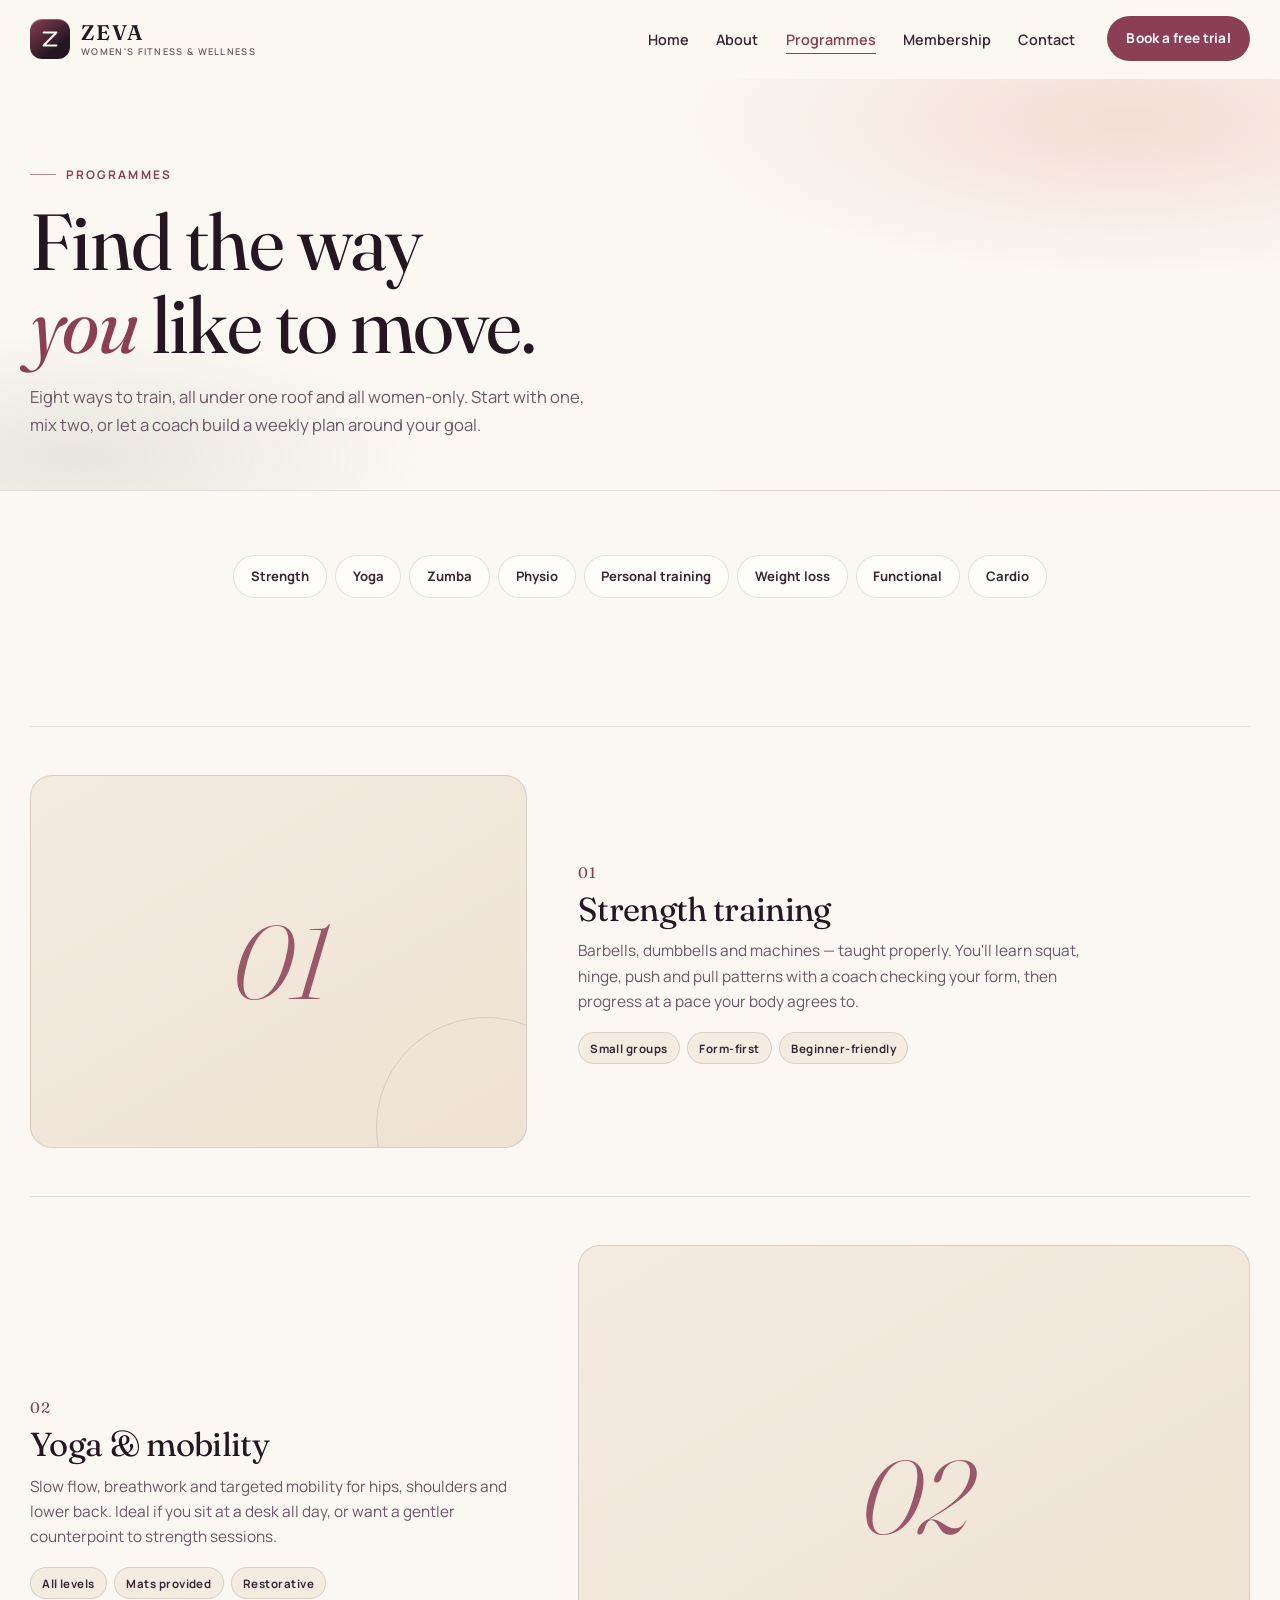
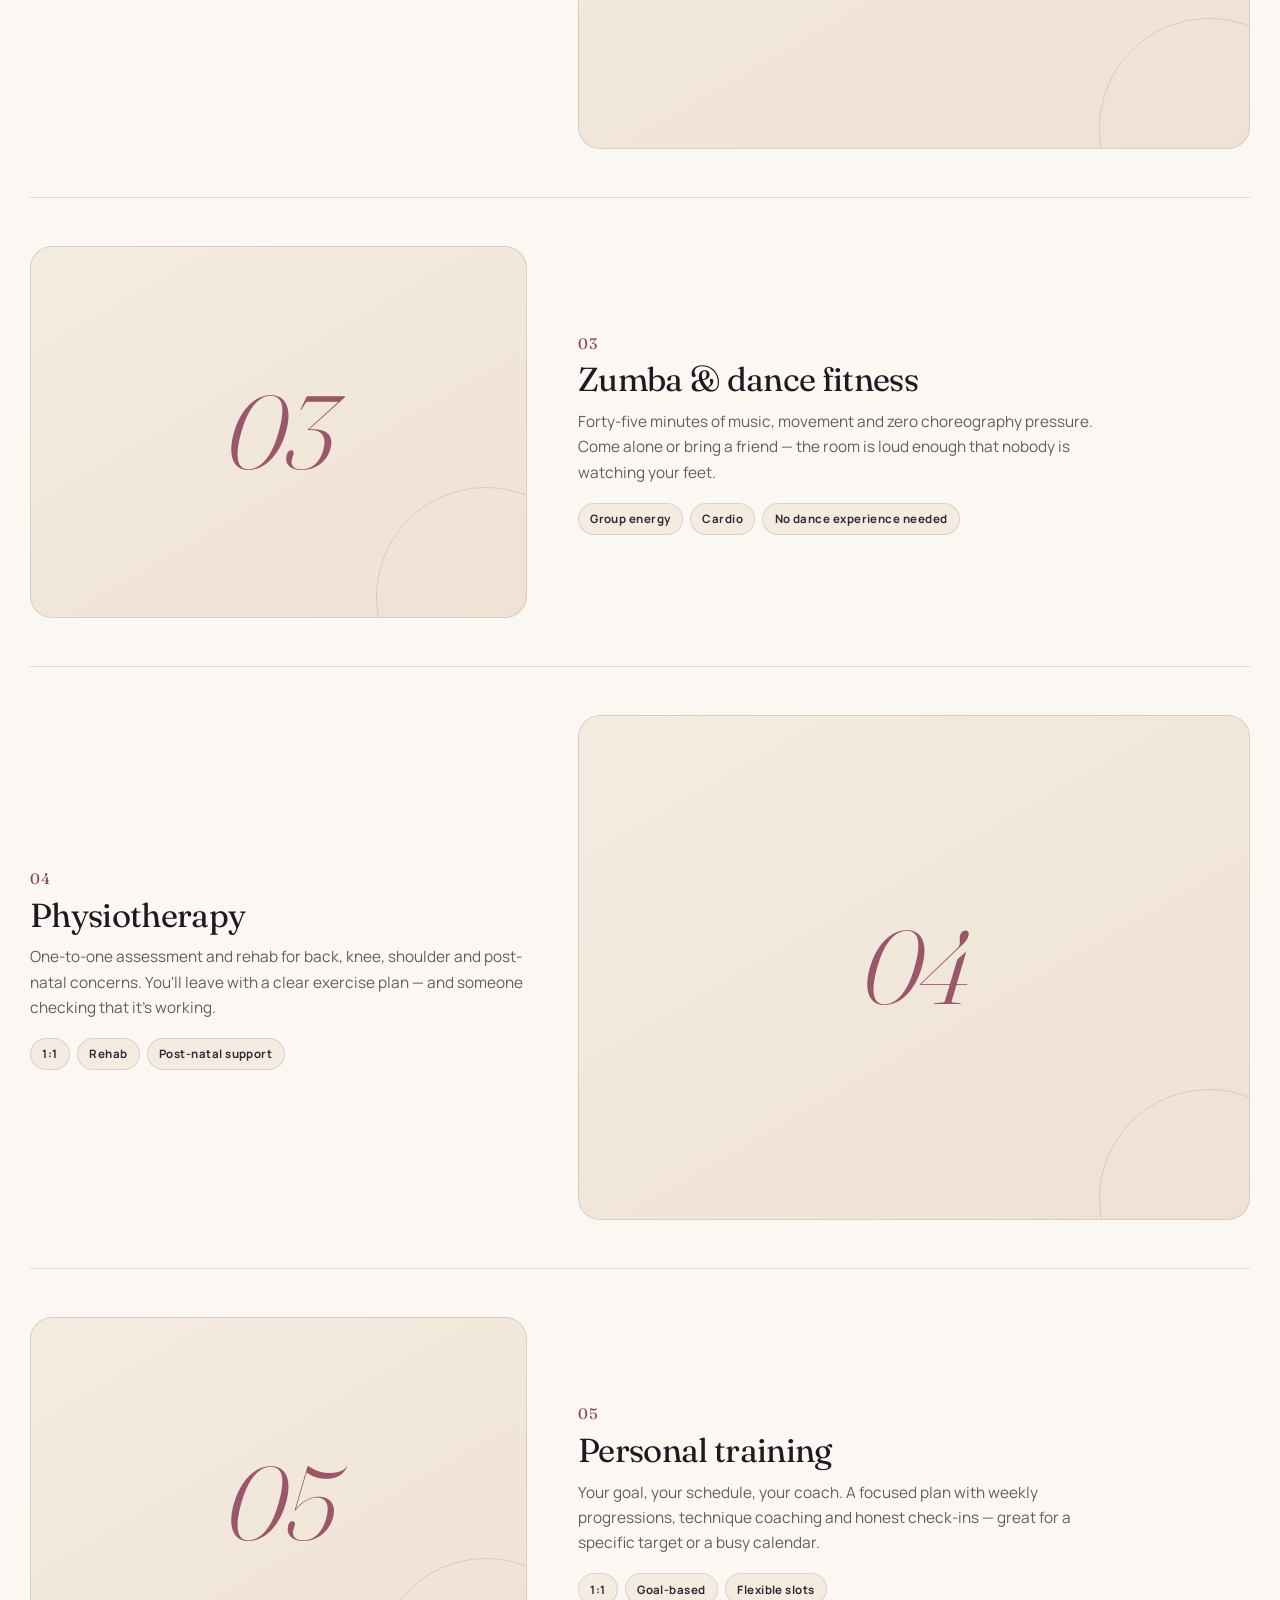
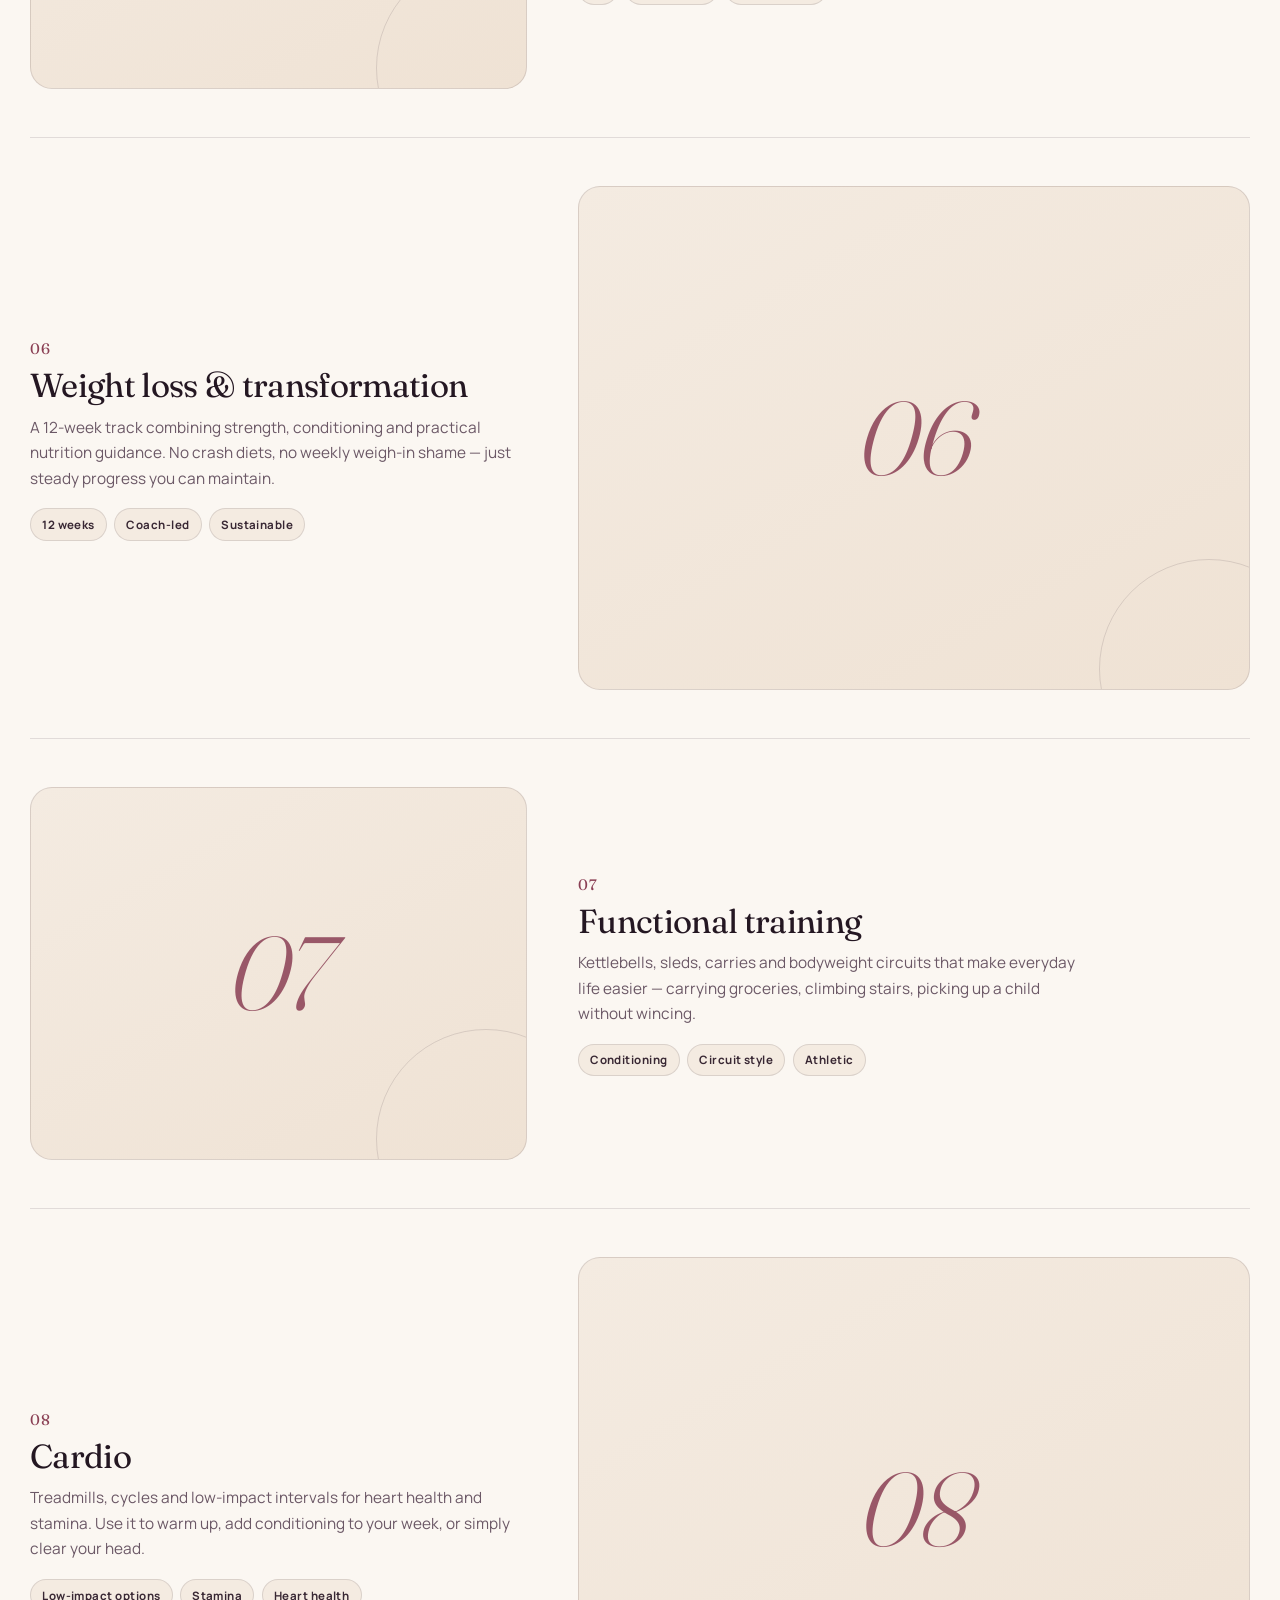
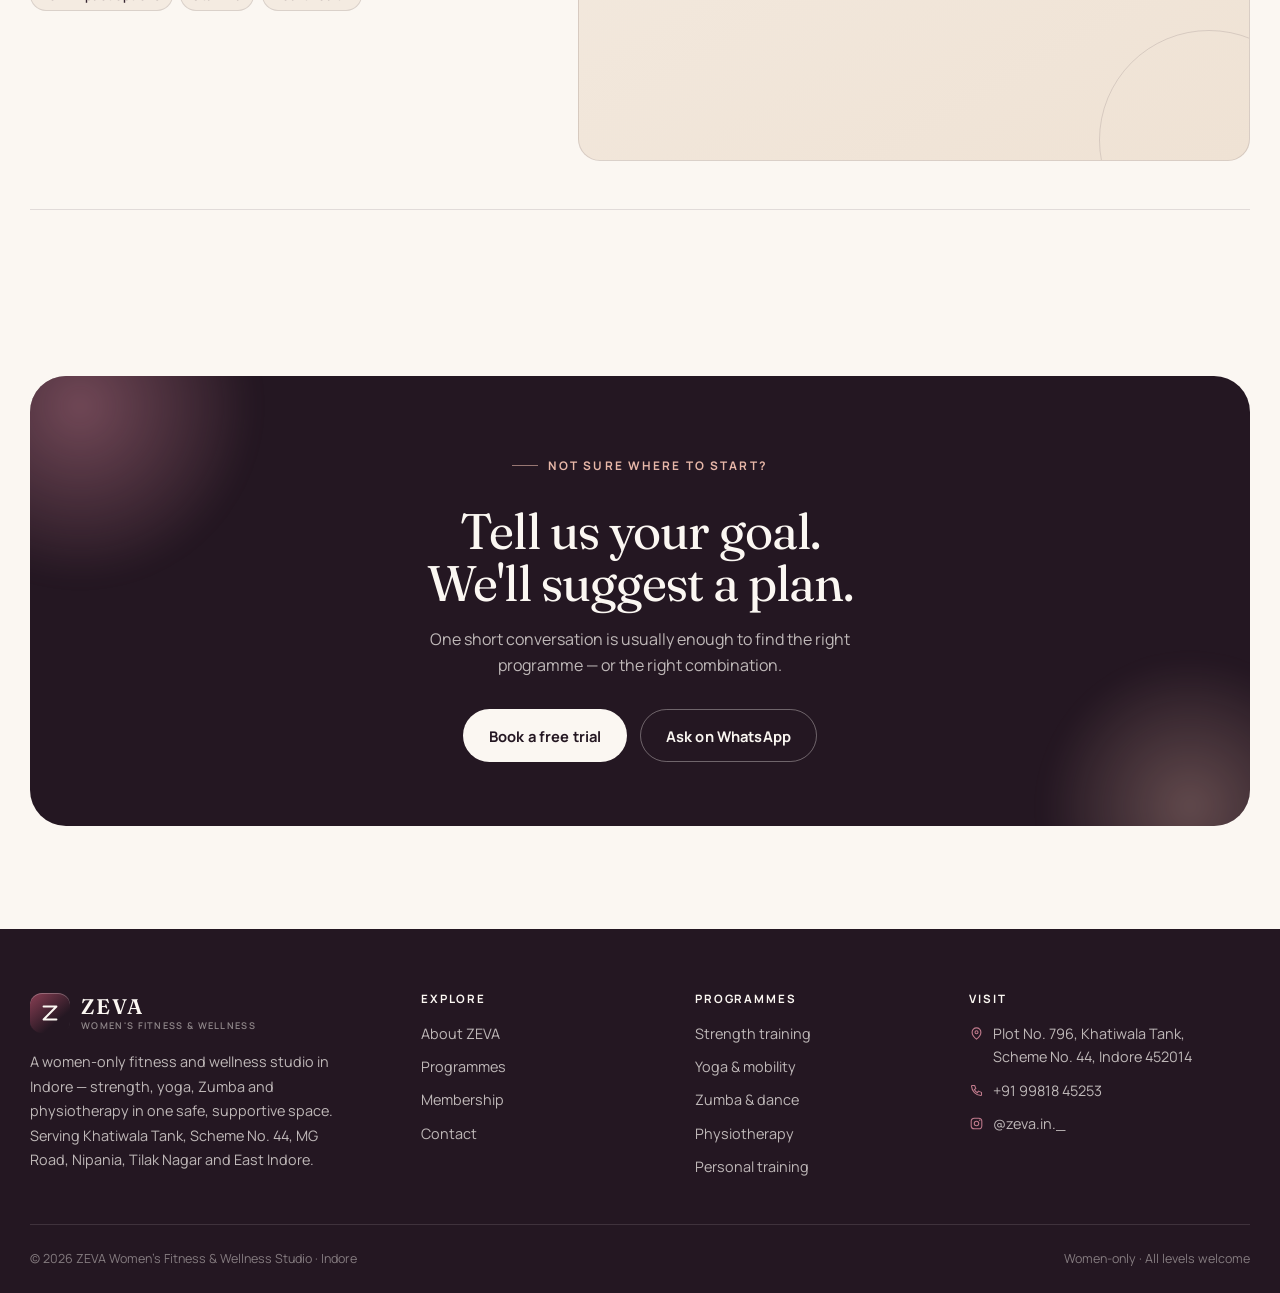
<file: services.html>
﻿<!DOCTYPE html>
<html lang="en">
<head>
  <meta charset="utf-8">
  <!-- Google tag (gtag.js) -->
  <script async src="https://www.googletagmanager.com/gtag/js?id=AW-18230801801"></script>
  <script>
    window.dataLayer = window.dataLayer || [];
    function gtag(){dataLayer.push(arguments);}
    gtag('js', new Date());
    gtag('config', 'AW-18230801801');
    window.ZEVA_TRACK = {
      call: 'AW-18230801801/4lHpCKfrvLMdEInrj_VD'
    };
    function gtag_report_conversion(url) {
      try {
        gtag('event', 'conversion', {
          'send_to': 'AW-18230801801/4lHpCKfrvLMdEInrj_VD',
          'value': 1.0,
          'currency': 'INR'
        });
      } catch (e) {}
      /* Never block the dialer. Returning true lets the browser handle the
         tel: link immediately, even if the Google tag is blocked or slow.
         tel: navigation does not unload this page, so the event still sends. */
      return true;
    }
  </script>
  <meta name="viewport" content="width=device-width, initial-scale=1">
  <title>Programmes — Strength, Yoga, Zumba &amp; Physio | ZEVA Indore</title>
  <meta name="description" content="Explore ZEVA's women-only programmes in Indore: strength training, yoga and mobility, Zumba, physiotherapy, personal training, weight loss, functional training and cardio.">
  <meta name="theme-color" content="#fbf7f2">
  <link rel="canonical" href="https://zevawellness.github.io/zeva/services.html">
  <meta property="og:type" content="website">
  <meta property="og:site_name" content="ZEVA Women's Fitness &amp; Wellness Studio">
  <meta property="og:title" content="Programmes — Strength, Yoga, Zumba &amp; Physio | ZEVA Indore">
  <meta property="og:description" content="Explore ZEVA's women-only programmes in Indore: strength training, yoga and mobility, Zumba, physiotherapy, personal training, weight loss, functional training and cardio.">
  <meta property="og:url" content="https://zevawellness.github.io/zeva/services.html">
  <meta property="og:locale" content="en_IN">
  <meta name="twitter:card" content="summary">
  <meta name="twitter:title" content="Programmes — Strength, Yoga, Zumba &amp; Physio | ZEVA Indore">
  <meta name="twitter:description" content="Explore ZEVA's women-only programmes in Indore: strength training, yoga and mobility, Zumba, physiotherapy, personal training, weight loss, functional training and cardio.">
  <link rel="icon" href="assets/img/favicon.svg" type="image/svg+xml">
  <link rel="preconnect" href="https://fonts.googleapis.com">
  <link rel="preconnect" href="https://fonts.gstatic.com" crossorigin>
  <link href="https://fonts.googleapis.com/css2?family=Fraunces:ital,opsz,wght@0,9..144,300..700;1,9..144,300..600&family=Manrope:wght@300..800&display=swap" rel="stylesheet">
  <link rel="stylesheet" href="assets/css/style.css">
</head>
<body>
  <a class="skip-link" href="#main">Skip to content</a>

  <header class="site-header">
    <div class="container header-inner">
      <a class="brand" href="index.html" aria-label="ZEVA home">
        <span class="brand-mark" aria-hidden="true">
          <svg viewBox="0 0 24 24" fill="none"><path d="M5 5h14L5 19h14" stroke="#fbf7f2" stroke-width="2.2" stroke-linecap="round" stroke-linejoin="round"/></svg>
        </span>
        <span class="brand-text">
          <strong>ZEVA</strong>
          <small>Women's fitness &amp; wellness</small>
        </span>
      </a>

      <button class="nav-toggle" aria-expanded="false" aria-controls="primary-nav" aria-label="Open menu">
        <span></span>
      </button>

      <nav class="nav" id="primary-nav" aria-label="Primary">
        <ul>
          <li><a href="index.html">Home</a></li>
          <li><a href="about.html">About</a></li>
          <li><a href="services.html" aria-current="page">Programmes</a></li>
          <li><a href="pricing.html">Membership</a></li>
          <li><a href="contact.html">Contact</a></li>
        </ul>
        <a class="btn btn-primary nav-cta" href="contact.html">Book a free trial</a>
      </nav>
    </div>
  </header>

  <main id="main">
    <section class="page-hero">
      <div class="container">
        <p class="eyebrow reveal">Programmes</p>
        <h1 class="reveal" data-delay="1">Find the way <span class="display-italic">you</span> like to move.</h1>
        <p class="lede reveal" data-delay="2">Eight ways to train, all under one roof and all women-only. Start with one, mix two, or let a coach build a weekly plan around your goal.</p>
      </div>
    </section>

    <section class="section--tight">
      <div class="container">
        <nav class="tag-nav reveal" aria-label="Jump to a programme">
          <a href="#strength">Strength</a>
          <a href="#yoga">Yoga</a>
          <a href="#zumba">Zumba</a>
          <a href="#physio">Physio</a>
          <a href="#personal">Personal training</a>
          <a href="#weightloss">Weight loss</a>
          <a href="#functional">Functional</a>
          <a href="#cardio">Cardio</a>
        </nav>
      </div>
    </section>

    <section class="section--tight">
      <div class="container">
        <!-- 01 Strength -->
        <article class="program-row" id="strength">
          <div class="program-visual reveal" aria-hidden="true">
            <span class="program-visual__num">01</span>
          </div>
          <div class="program-body reveal" data-delay="1">
            <span class="program-num">01</span>
            <h2>Strength training</h2>
            <p>Barbells, dumbbells and machines — taught properly. You'll learn squat, hinge, push and pull patterns with a coach checking your form, then progress at a pace your body agrees to.</p>
            <div class="tag-row">
              <span class="tag">Small groups</span>
              <span class="tag">Form-first</span>
              <span class="tag">Beginner-friendly</span>
            </div>
          </div>
        </article>

        <!-- 02 Yoga -->
        <article class="program-row" id="yoga">
          <div class="program-visual reveal" aria-hidden="true">
            <span class="program-visual__num">02</span>
          </div>
          <div class="program-body reveal" data-delay="1">
            <span class="program-num">02</span>
            <h2>Yoga &amp; mobility</h2>
            <p>Slow flow, breathwork and targeted mobility for hips, shoulders and lower back. Ideal if you sit at a desk all day, or want a gentler counterpoint to strength sessions.</p>
            <div class="tag-row">
              <span class="tag">All levels</span>
              <span class="tag">Mats provided</span>
              <span class="tag">Restorative</span>
            </div>
          </div>
        </article>

        <!-- 03 Zumba -->
        <article class="program-row" id="zumba">
          <div class="program-visual reveal" aria-hidden="true">
            <span class="program-visual__num">03</span>
          </div>
          <div class="program-body reveal" data-delay="1">
            <span class="program-num">03</span>
            <h2>Zumba &amp; dance fitness</h2>
            <p>Forty-five minutes of music, movement and zero choreography pressure. Come alone or bring a friend — the room is loud enough that nobody is watching your feet.</p>
            <div class="tag-row">
              <span class="tag">Group energy</span>
              <span class="tag">Cardio</span>
              <span class="tag">No dance experience needed</span>
            </div>
          </div>
        </article>

        <!-- 04 Physio -->
        <article class="program-row" id="physio">
          <div class="program-visual reveal" aria-hidden="true">
            <span class="program-visual__num">04</span>
          </div>
          <div class="program-body reveal" data-delay="1">
            <span class="program-num">04</span>
            <h2>Physiotherapy</h2>
            <p>One-to-one assessment and rehab for back, knee, shoulder and post-natal concerns. You'll leave with a clear exercise plan — and someone checking that it's working.</p>
            <div class="tag-row">
              <span class="tag">1:1</span>
              <span class="tag">Rehab</span>
              <span class="tag">Post-natal support</span>
            </div>
          </div>
        </article>

        <!-- 05 Personal training -->
        <article class="program-row" id="personal">
          <div class="program-visual reveal" aria-hidden="true">
            <span class="program-visual__num">05</span>
          </div>
          <div class="program-body reveal" data-delay="1">
            <span class="program-num">05</span>
            <h2>Personal training</h2>
            <p>Your goal, your schedule, your coach. A focused plan with weekly progressions, technique coaching and honest check-ins — great for a specific target or a busy calendar.</p>
            <div class="tag-row">
              <span class="tag">1:1</span>
              <span class="tag">Goal-based</span>
              <span class="tag">Flexible slots</span>
            </div>
          </div>
        </article>

        <!-- 06 Weight loss -->
        <article class="program-row" id="weightloss">
          <div class="program-visual reveal" aria-hidden="true">
            <span class="program-visual__num">06</span>
          </div>
          <div class="program-body reveal" data-delay="1">
            <span class="program-num">06</span>
            <h2>Weight loss &amp; transformation</h2>
            <p>A 12-week track combining strength, conditioning and practical nutrition guidance. No crash diets, no weekly weigh-in shame — just steady progress you can maintain.</p>
            <div class="tag-row">
              <span class="tag">12 weeks</span>
              <span class="tag">Coach-led</span>
              <span class="tag">Sustainable</span>
            </div>
          </div>
        </article>

        <!-- 07 Functional -->
        <article class="program-row" id="functional">
          <div class="program-visual reveal" aria-hidden="true">
            <span class="program-visual__num">07</span>
          </div>
          <div class="program-body reveal" data-delay="1">
            <span class="program-num">07</span>
            <h2>Functional training</h2>
            <p>Kettlebells, sleds, carries and bodyweight circuits that make everyday life easier — carrying groceries, climbing stairs, picking up a child without wincing.</p>
            <div class="tag-row">
              <span class="tag">Conditioning</span>
              <span class="tag">Circuit style</span>
              <span class="tag">Athletic</span>
            </div>
          </div>
        </article>

        <!-- 08 Cardio -->
        <article class="program-row" id="cardio">
          <div class="program-visual reveal" aria-hidden="true">
            <span class="program-visual__num">08</span>
          </div>
          <div class="program-body reveal" data-delay="1">
            <span class="program-num">08</span>
            <h2>Cardio</h2>
            <p>Treadmills, cycles and low-impact intervals for heart health and stamina. Use it to warm up, add conditioning to your week, or simply clear your head.</p>
            <div class="tag-row">
              <span class="tag">Low-impact options</span>
              <span class="tag">Stamina</span>
              <span class="tag">Heart health</span>
            </div>
          </div>
        </article>
      </div>
    </section>

    <section class="section">
      <div class="container">
        <div class="cta-band reveal">
          <p class="eyebrow" style="color: var(--peach); justify-content: center;">Not sure where to start?</p>
          <h2>Tell us your goal. We'll suggest a plan.</h2>
          <p>One short conversation is usually enough to find the right programme — or the right combination.</p>
          <div class="btn-row">
            <a class="btn btn--light" href="contact.html">Book a free trial</a>
            <a class="btn btn--ghost" style="--btn-fg: var(--cream); border-color: rgba(251,247,242,.35);" href="https://wa.me/919981845253?text=Hi%20ZEVA%2C%20I%27d%20like%20help%20choosing%20a%20programme." target="_blank" rel="noopener">Ask on WhatsApp</a>
          </div>
        </div>
      </div>
    </section>
  </main>

  <footer class="site-footer">
    <div class="container">
      <div class="footer-grid">
        <div>
          <a class="brand" href="index.html" aria-label="ZEVA home">
            <span class="brand-mark" aria-hidden="true">
              <svg viewBox="0 0 24 24" fill="none"><path d="M5 5h14L5 19h14" stroke="#fbf7f2" stroke-width="2.2" stroke-linecap="round" stroke-linejoin="round"/></svg>
            </span>
            <span class="brand-text">
              <strong>ZEVA</strong>
              <small>Women's fitness &amp; wellness</small>
            </span>
          </a>
          <p class="footer-blurb">A women-only fitness and wellness studio in Indore — strength, yoga, Zumba and physiotherapy in one safe, supportive space. Serving Khatiwala Tank, Scheme No. 44, MG Road, Nipania, Tilak Nagar and East Indore.</p>
        </div>

        <div class="footer-col">
          <h4>Explore</h4>
          <ul>
            <li><a href="about.html">About ZEVA</a></li>
            <li><a href="services.html">Programmes</a></li>
            <li><a href="pricing.html">Membership</a></li>
            <li><a href="contact.html">Contact</a></li>
          </ul>
        </div>

        <div class="footer-col">
          <h4>Programmes</h4>
          <ul>
            <li><a href="services.html#strength">Strength training</a></li>
            <li><a href="services.html#yoga">Yoga &amp; mobility</a></li>
            <li><a href="services.html#zumba">Zumba &amp; dance</a></li>
            <li><a href="services.html#physio">Physiotherapy</a></li>
            <li><a href="services.html#personal">Personal training</a></li>
          </ul>
        </div>

        <div class="footer-col">
          <h4>Visit</h4>
          <ul class="footer-contact">
            <li>
              <svg viewBox="0 0 24 24" fill="none" aria-hidden="true"><path d="M12 21s7-5.1 7-11a7 7 0 10-14 0c0 5.9 7 11 7 11z" stroke="currentColor" stroke-width="1.8"/><circle cx="12" cy="10" r="2.4" stroke="currentColor" stroke-width="1.8"/></svg>
              <span>Plot No. 796, Khatiwala Tank,<br>Scheme No. 44, Indore 452014</span>
            </li>
            <li>
              <svg viewBox="0 0 24 24" fill="none" aria-hidden="true"><path d="M5 4h4l2 5-2.5 1.5a12 12 0 005 5L15 13l5 2v4a1 1 0 01-1 1A16 16 0 014 5a1 1 0 011-1z" stroke="currentColor" stroke-width="1.7" stroke-linejoin="round"/></svg>
              <a href="tel:+919981845253" onclick="return gtag_report_conversion('tel:+919981845253')">+91 99818 45253</a>
            </li>
            <li>
              <svg viewBox="0 0 24 24" fill="none" aria-hidden="true"><rect x="3.5" y="3.5" width="17" height="17" rx="5" stroke="currentColor" stroke-width="1.7"/><circle cx="12" cy="12" r="3.6" stroke="currentColor" stroke-width="1.7"/><circle cx="17.2" cy="6.8" r="1.1" fill="currentColor"/></svg>
              <a href="https://www.instagram.com/zeva.in._/" target="_blank" rel="noopener">@zeva.in._</a>
            </li>
          </ul>
        </div>
      </div>

      <div class="footer-bottom">
        <p>© <span data-year>2026</span> ZEVA Women's Fitness &amp; Wellness Studio · Indore</p>
        <p>Women-only · All levels welcome</p>
      </div>
    </div>
  </footer>

  <script src="assets/js/main.js" defer></script>
</body>
</html>
</file>
<file: assets/css/style.css>
/* ==========================================================================
   ZEVA — Women's Fitness & Wellness Studio, Indore
   Design system, components and page styles
   ========================================================================== */

/* 1. Tokens ---------------------------------------------------------------- */
:root {
  --cream: #fbf7f2;
  --cream-2: #f4ebe1;
  --sand: #efe2d4;
  --white: #fffdfa;

  --ink: #241722;
  --ink-2: #382733;
  --muted: #6b5866;
  --line: rgba(36, 23, 34, 0.12);
  --line-strong: rgba(36, 23, 34, 0.22);

  --rose: #c07a8c;
  --rose-soft: #e7c3cb;
  --rose-ink: #8a3f54;
  --rose-deep: #6e2f44;
  --peach: #e7b7a8;
  --sage: #5f6e58;
  --sage-soft: #d9e0d3;
  --gold: #b8976b;

  --radius-sm: 14px;
  --radius: 22px;
  --radius-lg: 36px;
  --radius-pill: 999px;
  --radius-xl: 52px;

  --shadow-sm: 0 10px 26px -18px rgba(36, 23, 34, 0.4);
  --shadow: 0 34px 70px -42px rgba(36, 23, 34, 0.5);
  --shadow-lg: 0 46px 90px -46px rgba(36, 23, 34, 0.55);
  --shadow-glow: 0 20px 60px -20px rgba(138, 63, 84, 0.55);

  --font-display: "Fraunces", "Iowan Old Style", Georgia, serif;
  --font-body: "Manrope", system-ui, -apple-system, "Segoe UI", sans-serif;
  --font-mono: "JetBrains Mono", ui-monospace, SFMono-Regular, Menlo, monospace;

  --container: 1220px;
  --header-h: 78px;
  --ease: cubic-bezier(0.22, 1, 0.36, 1);
  --ease-back: cubic-bezier(0.34, 1.56, 0.64, 1);
}

/* 2. Reset ----------------------------------------------------------------- */
*,
*::before,
*::after { box-sizing: border-box; }

* { margin: 0; }

html {
  -webkit-text-size-adjust: 100%;
  scroll-behavior: smooth;
  scroll-padding-top: calc(var(--header-h) + 16px);
}

body {
  font-family: var(--font-body);
  font-size: 1rem;
  line-height: 1.65;
  color: var(--ink-2);
  background: var(--cream);
  -webkit-font-smoothing: antialiased;
  -moz-osx-font-smoothing: grayscale;
  text-rendering: optimizeLegibility;
  overflow-x: hidden;
}

img, svg, video { display: block; max-width: 100%; }

input, button, textarea, select { font: inherit; color: inherit; }

button { cursor: pointer; background: none; border: 0; }

a { color: inherit; text-decoration: none; }

ul, ol { list-style: none; padding: 0; }

::selection { background: var(--rose-soft); color: var(--ink); }

:focus-visible {
  outline: 3px solid var(--rose-ink);
  outline-offset: 3px;
  border-radius: 4px;
}

/* 2b. Image utilities ------------------------------------------------------- */
.img-cover { width: 100%; height: 100%; object-fit: cover; }
.img-contain { width: 100%; height: 100%; object-fit: contain; }

.img-fade-bottom {
  mask-image: linear-gradient(to bottom, black 60%, transparent);
  -webkit-mask-image: linear-gradient(to bottom, black 60%, transparent);
}

.img-fade-top {
  mask-image: linear-gradient(to top, black 60%, transparent);
  -webkit-mask-image: linear-gradient(to top, black 60%, transparent);
}

@media (prefers-reduced-motion: reduce) {
  html { scroll-behavior: auto; }
  *, *::before, *::after {
    animation-duration: 0.001ms !important;
    animation-iteration-count: 1 !important;
    transition-duration: 0.001ms !important;
  }
  .reveal { opacity: 1; transform: none; }
}

/* 3. Typography ------------------------------------------------------------ */
h1, h2, h3, h4 {
  font-family: var(--font-display);
  font-weight: 400;
  line-height: 1.04;
  letter-spacing: -0.02em;
  color: var(--ink);
  text-wrap: balance;
}

h1 { font-size: clamp(2.75rem, 6.2vw, 5.1rem); }
h2 { font-size: clamp(2rem, 3.9vw, 3.35rem); }
h3 { font-size: clamp(1.3rem, 2vw, 1.65rem); line-height: 1.15; }
h4 { font-size: 1.1rem; letter-spacing: -0.01em; }

p { text-wrap: pretty; }

.display-italic { font-style: italic; color: var(--rose-ink); }

.lede {
  font-size: clamp(1.02rem, 1.3vw, 1.18rem);
  line-height: 1.7;
  color: var(--muted);
  max-width: 56ch;
}

.eyebrow {
  display: inline-flex;
  align-items: center;
  gap: 0.6rem;
  font-family: var(--font-body);
  font-size: 0.74rem;
  font-weight: 700;
  letter-spacing: 0.18em;
  text-transform: uppercase;
  color: var(--rose-ink);
}

.eyebrow::before {
  content: "";
  width: 26px;
  height: 1px;
  background: currentColor;
  opacity: 0.6;
}

/* 4. Layout ---------------------------------------------------------------- */
.container {
  width: min(var(--container), 100% - 2.5rem);
  margin-inline: auto;
}

.section { padding: clamp(4rem, 8vw, 7.5rem) 0; }
.section--tight { padding: clamp(3rem, 5vw, 4.5rem) 0; }
.section--sand { background: var(--cream-2); }
.section--ink { background: var(--ink); color: var(--cream); }

.section-head { max-width: 640px; margin-bottom: clamp(2rem, 4vw, 3.5rem); }
.section-head h2 { margin: 0.8rem 0 1rem; }
.section-head--center { margin-inline: auto; text-align: center; }
.section-head--center .eyebrow { justify-content: center; }

.grid { display: grid; gap: 1.25rem; }
.grid-2 { grid-template-columns: repeat(2, minmax(0, 1fr)); }
.grid-3 { grid-template-columns: repeat(3, minmax(0, 1fr)); }
.grid-4 { grid-template-columns: repeat(4, minmax(0, 1fr)); }

.split {
  display: grid;
  grid-template-columns: 1fr 1fr;
  gap: clamp(2rem, 5vw, 4.5rem);
  align-items: center;
}

/* 5. Buttons --------------------------------------------------------------- */
.btn {
  --btn-bg: var(--rose-ink);
  --btn-fg: var(--white);
  display: inline-flex;
  align-items: center;
  justify-content: center;
  gap: 0.55rem;
  min-height: 50px;
  padding: 0.85rem 1.55rem;
  border-radius: var(--radius-pill);
  background: var(--btn-bg);
  color: var(--btn-fg);
  font-weight: 700;
  font-size: 0.92rem;
  letter-spacing: 0.01em;
  border: 1px solid transparent;
  transition: transform 0.25s var(--ease), box-shadow 0.25s var(--ease),
    background-color 0.25s var(--ease), color 0.25s var(--ease);
  will-change: transform;
}

.btn:hover { transform: translateY(-2px); box-shadow: var(--shadow-sm); }
.btn:active { transform: translateY(0); }

.btn svg { width: 17px; height: 17px; flex: none; }

.btn--ghost {
  --btn-bg: transparent;
  --btn-fg: var(--ink);
  border-color: var(--line-strong);
}

.btn--ghost:hover { background: var(--ink); color: var(--cream); }

.btn--light {
  --btn-bg: var(--cream);
  --btn-fg: var(--ink);
}

.btn--block { width: 100%; }

.btn-row { display: flex; flex-wrap: wrap; gap: 0.8rem; }

.link-arrow {
  display: inline-flex;
  align-items: center;
  gap: 0.45rem;
  font-weight: 700;
  font-size: 0.92rem;
  color: var(--rose-ink);
  border-bottom: 1px solid currentColor;
  padding-bottom: 2px;
  transition: gap 0.25s var(--ease);
}

.link-arrow:hover { gap: 0.75rem; }
.link-arrow svg { width: 15px; height: 15px; }

/* 6. Header ---------------------------------------------------------------- */
.skip-link {
  position: absolute;
  left: 1rem;
  top: -100px;
  z-index: 200;
  background: var(--ink);
  color: var(--cream);
  padding: 0.7rem 1.1rem;
  border-radius: var(--radius-pill);
  font-weight: 700;
  transition: top 0.2s ease;
}

.skip-link:focus { top: 1rem; }

.site-header {
  position: sticky;
  top: 0;
  z-index: 100;
  background: color-mix(in srgb, var(--cream) 88%, transparent);
  backdrop-filter: saturate(160%) blur(14px);
  -webkit-backdrop-filter: saturate(160%) blur(14px);
  border-bottom: 1px solid transparent;
  transition: border-color 0.3s ease, background-color 0.3s ease;
}

.site-header.is-scrolled {
  border-bottom-color: var(--line);
  background: color-mix(in srgb, var(--cream) 96%, transparent);
}

.header-inner {
  display: flex;
  align-items: center;
  justify-content: space-between;
  gap: 1.5rem;
  min-height: var(--header-h);
}

.brand { display: inline-flex; align-items: center; gap: 0.7rem; }

.brand-mark {
  width: 40px;
  height: 40px;
  border-radius: 12px;
  background: linear-gradient(140deg, var(--rose-ink), var(--ink) 70%);
  display: grid;
  place-items: center;
  box-shadow: inset 0 1px 0 rgba(255, 255, 255, 0.25);
  flex: none;
}

.brand-mark svg { width: 22px; height: 22px; }

.brand-text { display: flex; flex-direction: column; line-height: 1; }

.brand-text strong {
  font-family: var(--font-display);
  font-size: 1.32rem;
  font-weight: 600;
  letter-spacing: 0.06em;
  color: var(--ink);
}

.brand-text small {
  margin-top: 4px;
  font-size: 0.58rem;
  letter-spacing: 0.14em;
  text-transform: uppercase;
  color: var(--muted);
  font-weight: 600;
}

.nav { display: flex; align-items: center; gap: 2rem; }

.nav ul { display: flex; align-items: center; gap: 1.7rem; }

.nav a:not(.btn) {
  position: relative;
  font-size: 0.9rem;
  font-weight: 600;
  color: var(--ink-2);
  padding: 0.35rem 0;
}

.nav a:not(.btn)::after {
  content: "";
  position: absolute;
  left: 0;
  bottom: 0;
  width: 100%;
  height: 1.5px;
  background: var(--rose-ink);
  transform: scaleX(0);
  transform-origin: left;
  transition: transform 0.3s var(--ease);
}

.nav a:not(.btn):hover::after,
.nav a[aria-current="page"]::after { transform: scaleX(1); }

.nav a[aria-current="page"] { color: var(--rose-ink); }

.nav-cta { min-height: 44px; padding: 0.65rem 1.15rem; font-size: 0.85rem; }

.nav-toggle {
  display: none;
  width: 46px;
  height: 46px;
  border-radius: 50%;
  border: 1px solid var(--line-strong);
  place-items: center;
}

.nav-toggle span {
  position: relative;
  display: block;
  width: 18px;
  height: 1.6px;
  background: var(--ink);
  transition: background 0.2s ease;
}

.nav-toggle span::before,
.nav-toggle span::after {
  content: "";
  position: absolute;
  left: 0;
  width: 18px;
  height: 1.6px;
  background: var(--ink);
  transition: transform 0.3s var(--ease);
}

.nav-toggle span::before { top: -6px; }
.nav-toggle span::after { top: 6px; }

.nav-toggle[aria-expanded="true"] span { background: transparent; }
.nav-toggle[aria-expanded="true"] span::before { transform: translateY(6px) rotate(45deg); }
.nav-toggle[aria-expanded="true"] span::after { transform: translateY(-6px) rotate(-45deg); }

/* 7. Hero ------------------------------------------------------------------ */
.hero {
  position: relative;
  overflow: hidden;
  padding: clamp(3rem, 6vw, 5.5rem) 0 clamp(3.5rem, 6vw, 6rem);
  background:
    radial-gradient(60% 60% at 82% 18%, rgba(231, 183, 168, 0.42), transparent 62%),
    radial-gradient(52% 55% at 12% 88%, rgba(111, 127, 104, 0.16), transparent 60%),
    radial-gradient(40% 40% at 62% 92%, rgba(192, 122, 140, 0.18), transparent 65%);
}

.hero::after {
  content: "";
  position: absolute;
  inset: 0;
  pointer-events: none;
  opacity: 0.35;
  background-image: url("data:image/svg+xml,%3Csvg xmlns='http://www.w3.org/2000/svg' width='140' height='140'%3E%3Cfilter id='n'%3E%3CfeTurbulence type='fractalNoise' baseFrequency='0.9' numOctaves='2'/%3E%3CfeColorMatrix type='saturate' values='0'/%3E%3C/filter%3E%3Crect width='140' height='140' filter='url(%23n)' opacity='0.22'/%3E%3C/svg%3E");
  mix-blend-mode: multiply;
}

.hero-inner {
  position: relative;
  z-index: 1;
  display: grid;
  grid-template-columns: 1.06fr 0.94fr;
  gap: clamp(2rem, 5vw, 4.5rem);
  align-items: center;
}

.hero-copy h1 { margin: 1.1rem 0 1.35rem; }
.hero-copy .lede { max-width: 47ch; }

.hero-actions { margin-top: 2rem; }

.hero-trust {
  display: flex;
  flex-wrap: wrap;
  gap: 0.55rem 1.4rem;
  margin-top: 2.1rem;
  padding-top: 1.4rem;
  border-top: 1px solid var(--line);
  font-size: 0.8rem;
  font-weight: 600;
  color: var(--muted);
}

.hero-trust li { display: inline-flex; align-items: center; gap: 0.45rem; }
.hero-trust svg { width: 15px; height: 15px; color: var(--rose-ink); flex: none; }

/* Hero art: photo-aware + illustration fallback */
.hero-art {
  position: relative;
  aspect-ratio: 1 / 1.05;
  max-width: 520px;
  margin-inline: auto;
  width: 100%;
  border-radius: var(--radius-xl);
  overflow: hidden;
  background: linear-gradient(160deg, #38202f, #241722 60%, #4b2b3d);
  box-shadow: var(--shadow-lg);
}

.hero-art__photo {
  position: absolute;
  inset: 0;
  object-fit: cover;
  opacity: 0.92;
  transition: opacity 0.6s var(--ease), transform 1.2s var(--ease);
}

.hero-art:hover .hero-art__photo { opacity: 1; transform: scale(1.03); }

.hero-art__overlay {
  position: absolute;
  inset: 0;
  background:
    radial-gradient(70% 55% at 70% 12%, rgba(231, 183, 168, 0.35), transparent 60%),
    radial-gradient(50% 40% at 20% 90%, rgba(192, 122, 140, 0.4), transparent 65%),
    linear-gradient(180deg, transparent 45%, rgba(20, 12, 18, 0.55));
  z-index: 1;
}

.hero-art__word {
  position: absolute;
  left: 0;
  right: 0;
  bottom: 8%;
  z-index: 2;
  font-family: var(--font-display);
  font-size: clamp(3.4rem, 7vw, 5.4rem);
  font-weight: 300;
  letter-spacing: 0.14em;
  color: rgba(251, 247, 242, 0.92);
  text-align: center;
  padding-bottom: 0.55em;
  text-indent: 0.14em;
  mix-blend-mode: soft-light;
}

.hero-art__orb {
  position: absolute;
  width: clamp(84px, 14vw, 128px);
  aspect-ratio: 1;
  border-radius: 50%;
  background: radial-gradient(circle at 32% 30%, #f6d9c8, var(--peach) 45%, #c98d7c 100%);
  top: 10%;
  right: 4%;
  box-shadow: 0 24px 50px -24px rgba(138, 63, 84, 0.75);
  z-index: 2;
}

.hero-art__badge {
  position: absolute;
  left: -4%;
  bottom: 8%;
  width: clamp(100px, 16vw, 136px);
  aspect-ratio: 1;
  border-radius: 50%;
  background: var(--cream);
  border: 1px solid var(--line);
  display: grid;
  place-items: center;
  box-shadow: var(--shadow);
  z-index: 3;
}

.hero-art__badge svg { position: absolute; inset: 0; width: 100%; height: 100%; animation: spin 26s linear infinite; }

.hero-art__badge text {
  font-family: var(--font-body);
  font-size: 9.2px;
  font-weight: 700;
  letter-spacing: 0.22em;
  fill: var(--ink);
  text-transform: uppercase;
}

.hero-art__badge > span {
  font-family: var(--font-display);
  font-size: 1.5rem;
  color: var(--rose-ink);
  line-height: 1;
}

@keyframes spin { to { transform: rotate(360deg); } }

/* 8. Marquee --------------------------------------------------------------- */
.marquee {
  background: var(--ink);
  color: var(--cream);
  padding: 0.95rem 0;
  overflow: hidden;
  border-block: 1px solid rgba(251, 247, 242, 0.08);
}

.marquee__track {
  display: flex;
  align-items: center;
  gap: 2.2rem;
  width: max-content;
  animation: marquee 34s linear infinite;
}

.marquee__track span {
  display: inline-flex;
  align-items: center;
  gap: 2.2rem;
  font-family: var(--font-display);
  font-size: 1.02rem;
  letter-spacing: 0.05em;
  white-space: nowrap;
  color: rgba(251, 247, 242, 0.86);
}

.marquee__track span::after {
  content: "✦";
  font-size: 0.72rem;
  color: var(--rose);
}

@keyframes marquee { to { transform: translateX(-50%); } }

/* 9. Cards ----------------------------------------------------------------- */
.card {
  background: var(--white);
  border: 1px solid var(--line);
  border-radius: var(--radius);
  padding: clamp(1.5rem, 2.4vw, 2rem);
  transition: transform 0.35s var(--ease), box-shadow 0.35s var(--ease),
    border-color 0.35s var(--ease);
}

.card:hover {
  transform: translateY(-5px);
  box-shadow: var(--shadow);
  border-color: transparent;
}

.program-card { display: flex; flex-direction: column; gap: 0.85rem; }

.program-card__icon {
  width: 48px;
  height: 48px;
  border-radius: 14px;
  display: grid;
  place-items: center;
  background: var(--cream-2);
  color: var(--rose-ink);
  margin-bottom: 0.4rem;
  transition: background-color 0.3s ease, color 0.3s ease;
}

.program-card:hover .program-card__icon { background: var(--rose-ink); color: var(--white); }
.program-card__icon svg { width: 23px; height: 23px; }

.program-card p { font-size: 0.93rem; color: var(--muted); }

.program-card__meta {
  margin-top: auto;
  padding-top: 0.9rem;
  font-size: 0.72rem;
  font-weight: 700;
  letter-spacing: 0.13em;
  text-transform: uppercase;
  color: var(--sage);
}

/* 10. Why / feature list --------------------------------------------------- */
.why { background: var(--cream-2); position: relative; overflow: hidden; }

.why::before {
  content: "";
  position: absolute;
  width: 420px;
  height: 420px;
  border-radius: 50%;
  background: radial-gradient(circle, rgba(192, 122, 140, 0.22), transparent 65%);
  top: -160px;
  right: -120px;
}

.why-quote {
  position: relative;
  font-family: var(--font-display);
  font-size: clamp(1.7rem, 3.2vw, 2.6rem);
  line-height: 1.18;
  letter-spacing: -0.015em;
  color: var(--ink);
}

.why-quote em { color: var(--rose-ink); font-style: italic; }

.why-quote::before {
  content: "“";
  display: block;
  font-size: 4.2rem;
  line-height: 0.6;
  color: var(--rose);
  margin-bottom: 0.55rem;
}

.feature-list { display: grid; gap: 1.15rem; }

.feature {
  display: grid;
  grid-template-columns: 34px 1fr;
  gap: 0.9rem;
  align-items: start;
}

.feature__tick {
  width: 30px;
  height: 30px;
  border-radius: 50%;
  background: var(--white);
  border: 1px solid var(--line);
  display: grid;
  place-items: center;
  color: var(--rose-ink);
  margin-top: 2px;
}

.feature__tick svg { width: 14px; height: 14px; }

.feature h4 { margin-bottom: 0.2rem; }
.feature p { font-size: 0.9rem; color: var(--muted); }

/* 11. Batches -------------------------------------------------------------- */
.batch-card { position: relative; overflow: hidden; }

.batch-card__time {
  font-family: var(--font-display);
  font-size: 1.55rem;
  color: var(--ink);
  margin: 0.4rem 0 0.15rem;
}

.batch-card__label {
  font-size: 0.7rem;
  font-weight: 700;
  letter-spacing: 0.16em;
  text-transform: uppercase;
  color: var(--rose-ink);
}

.batch-card ul { margin-top: 1rem; display: grid; gap: 0.45rem; }

.batch-card li {
  font-size: 0.88rem;
  color: var(--muted);
  display: flex;
  gap: 0.5rem;
  align-items: baseline;
}

.batch-card li::before { content: "·"; color: var(--rose); font-weight: 700; }

.note {
  margin-top: 1.5rem;
  font-size: 0.84rem;
  color: var(--muted);
  background: var(--white);
  border: 1px dashed var(--line-strong);
  border-radius: var(--radius-sm);
  padding: 0.85rem 1rem;
}

/* 12. CTA band ------------------------------------------------------------- */
.cta-band {
  position: relative;
  overflow: hidden;
  background: var(--ink);
  color: var(--cream);
  border-radius: var(--radius-lg);
  padding: clamp(2.5rem, 5vw, 4.5rem);
  text-align: center;
  isolation: isolate;
}

.cta-band::before,
.cta-band::after {
  content: "";
  position: absolute;
  border-radius: 50%;
  z-index: -1;
  filter: blur(10px);
}

.cta-band::before {
  width: 380px;
  height: 380px;
  left: -140px;
  top: -160px;
  background: radial-gradient(circle, rgba(192, 122, 140, 0.5), transparent 65%);
}

.cta-band::after {
  width: 320px;
  height: 320px;
  right: -100px;
  bottom: -140px;
  background: radial-gradient(circle, rgba(231, 183, 168, 0.32), transparent 65%);
}

.cta-band h2 { color: var(--cream); max-width: 16ch; margin-inline: auto; }
.cta-band p { color: rgba(251, 247, 242, 0.72); max-width: 48ch; margin: 1rem auto 1.9rem; }
.cta-band .btn-row { justify-content: center; }

/* 12b. Offer band (2+1 promotion) ---------------------------------------- */
.offer-band {
  position: relative;
  overflow: hidden;
  background: var(--ink);
  color: var(--cream);
  border-radius: var(--radius-lg);
  padding: clamp(2.5rem, 5vw, 4rem);
  display: grid;
  grid-template-columns: 1.25fr 0.75fr;
  gap: clamp(2rem, 4vw, 3.5rem);
  align-items: center;
  isolation: isolate;
}

.offer-band::before,
.offer-band::after {
  content: "";
  position: absolute;
  border-radius: 50%;
  z-index: -1;
  filter: blur(10px);
}

.offer-band::before {
  width: 360px;
  height: 360px;
  left: -140px;
  top: -160px;
  background: radial-gradient(circle, rgba(192, 122, 140, 0.5), transparent 65%);
}

.offer-band::after {
  width: 300px;
  height: 300px;
  right: -100px;
  bottom: -140px;
  background: radial-gradient(circle, rgba(231, 183, 168, 0.32), transparent 65%);
}

.offer-band h2 { color: var(--cream); margin: 0.8rem 0 1rem; }
.offer-band p { color: rgba(251, 247, 242, 0.72); max-width: 46ch; }

.offer-band__price {
  text-align: right;
  padding-left: 2.2rem;
  border-left: 1px solid rgba(251, 247, 242, 0.15);
}

.offer-band__price .num {
  font-family: var(--font-display);
  font-size: clamp(3.2rem, 6vw, 5rem);
  line-height: 1;
  color: var(--cream);
  letter-spacing: -0.02em;
}

.offer-band__price .per {
  margin-top: 0.55rem;
  font-weight: 700;
  color: var(--peach);
}

.offer-band__price .units {
  margin-top: 0.35rem;
  font-size: 0.82rem;
  color: rgba(251, 247, 242, 0.6);
}

@media (max-width: 760px) {
  .offer-band { grid-template-columns: 1fr; gap: 1.9rem; }
  .offer-band__price { text-align: left; padding-left: 0; border-left: 0; padding-top: 1.5rem; border-top: 1px solid rgba(251, 247, 242, 0.15); }
}

/* 13. FAQ ------------------------------------------------------------------ */
.faq { display: grid; gap: 0.7rem; max-width: 820px; margin-inline: auto; }

.faq details {
  background: var(--white);
  border: 1px solid var(--line);
  border-radius: var(--radius-sm);
  padding: 0.2rem 1.2rem;
  transition: border-color 0.25s ease, box-shadow 0.25s ease;
}

.faq details[open] { border-color: var(--line-strong); box-shadow: var(--shadow-sm); }

.faq summary {
  list-style: none;
  cursor: pointer;
  padding: 1.05rem 2.2rem 1.05rem 0;
  font-weight: 700;
  font-size: 0.97rem;
  color: var(--ink);
  position: relative;
}

.faq summary::-webkit-details-marker { display: none; }

.faq summary::after {
  content: "+";
  position: absolute;
  right: 0;
  top: 50%;
  transform: translateY(-50%);
  font-family: var(--font-display);
  font-size: 1.35rem;
  color: var(--rose-ink);
  transition: transform 0.3s var(--ease);
}

.faq details[open] summary::after { transform: translateY(-50%) rotate(45deg); }

.faq .faq__body { padding: 0 0 1.15rem; font-size: 0.92rem; color: var(--muted); max-width: 68ch; }

/* 14. Footer --------------------------------------------------------------- */
.site-footer { background: var(--ink); color: rgba(251, 247, 242, 0.72); padding: clamp(3rem, 5vw, 4.5rem) 0 1.5rem; }

.footer-grid {
  display: grid;
  grid-template-columns: 1.5fr 1fr 1fr 1.2fr;
  gap: 2.5rem;
  padding-bottom: 2.8rem;
  border-bottom: 1px solid rgba(251, 247, 242, 0.12);
}

.site-footer .brand-text strong { color: var(--cream); }
.site-footer .brand-text small { color: rgba(251, 247, 242, 0.5); }

.footer-blurb { margin-top: 1.1rem; font-size: 0.9rem; max-width: 34ch; line-height: 1.7; }

.footer-col h4 {
  color: var(--cream);
  font-family: var(--font-body);
  font-size: 0.72rem;
  letter-spacing: 0.16em;
  text-transform: uppercase;
  font-weight: 700;
  margin-bottom: 1.05rem;
}

.footer-col ul { display: grid; gap: 0.6rem; font-size: 0.9rem; }

.footer-col a { transition: color 0.2s ease; }
.footer-col a:hover { color: var(--peach); }

.footer-contact li { display: flex; gap: 0.55rem; align-items: flex-start; }
.footer-contact svg { width: 15px; height: 15px; margin-top: 4px; flex: none; color: var(--rose); }

.footer-bottom {
  display: flex;
  flex-wrap: wrap;
  align-items: center;
  justify-content: space-between;
  gap: 0.75rem;
  padding-top: 1.5rem;
  font-size: 0.78rem;
  color: rgba(251, 247, 242, 0.45);
}

.footer-bottom a { text-decoration: underline; text-underline-offset: 3px; }
.footer-bottom a:hover { color: var(--peach); }

/* 15. Page hero (inner pages) --------------------------------------------- */
.page-hero {
  position: relative;
  overflow: hidden;
  padding: clamp(3rem, 6vw, 5rem) 0 clamp(2.5rem, 4vw, 3.5rem);
  background:
    radial-gradient(55% 60% at 88% 10%, rgba(231, 183, 168, 0.4), transparent 62%),
    radial-gradient(45% 50% at 6% 92%, rgba(111, 127, 104, 0.14), transparent 60%);
  border-bottom: 1px solid var(--line);
}

.page-hero h1 { margin: 1rem 0 1.1rem; max-width: 18ch; }
.page-hero .lede { max-width: 58ch; }

.page-hero--center { text-align: center; }
.page-hero--center h1,
.page-hero--center .lede { margin-inline: auto; }
.page-hero--center .eyebrow { justify-content: center; }

/* 16. About page ----------------------------------------------------------- */
.story { display: grid; grid-template-columns: 1fr 1fr; gap: clamp(2rem, 5vw, 4.5rem); align-items: center; }

.story-copy p + p { margin-top: 1rem; }
.story-copy .lede + p { margin-top: 1.2rem; }

.story-art {
  position: relative;
  aspect-ratio: 1 / 1.05;
  border-radius: 46% 46% 24px 24px / 34% 34% 24px 24px;
  background: linear-gradient(160deg, #38202f, #241722 60%, #4b2b3d);
  overflow: hidden;
  display: grid;
  place-items: center;
  box-shadow: var(--shadow);
}

.story-art::before {
  content: "";
  position: absolute;
  inset: 0;
  background:
    radial-gradient(60% 45% at 72% 14%, rgba(231, 183, 168, 0.4), transparent 62%),
    radial-gradient(55% 45% at 20% 88%, rgba(192, 122, 140, 0.45), transparent 65%);
}

.story-art__photo {
  position: absolute;
  inset: 0;
  object-fit: cover;
  opacity: 0.75;
  transition: transform 1.2s var(--ease), opacity 0.6s var(--ease);
}

.story-art:hover .story-art__photo { opacity: 1; transform: scale(1.04); }

.story-art span {
  position: relative;
  font-family: var(--font-display);
  font-size: clamp(2rem, 4vw, 3rem);
  font-style: italic;
  color: rgba(251, 247, 242, 0.9);
  text-align: center;
  line-height: 1.2;
  padding: 0 2rem;
  max-width: 12ch;
  z-index: 1;
}

.value-card { border-top: 2px solid var(--rose); }
.value-card__num { font-family: var(--font-display); font-size: 1.1rem; color: var(--rose-ink); }
.value-card h3 { margin: 0.6rem 0 0.5rem; }
.value-card p { font-size: 0.92rem; color: var(--muted); }

.space-grid { display: grid; grid-template-columns: 1.2fr 1fr 1fr; gap: 1rem; }

/* Space tiles — photo-aware */
.space-grid {
  display: grid;
  grid-template-columns: 1.2fr 1fr 1fr;
  gap: 1rem;
}

.space-tile {
  position: relative;
  min-height: 240px;
  border-radius: var(--radius);
  overflow: hidden;
  isolation: isolate;
}

.space-tile--1 { grid-row: span 2; min-height: 420px; }

.space-tile__img {
  position: absolute;
  inset: 0;
  object-fit: cover;
  transition: transform 1.2s var(--ease), opacity 0.6s var(--ease);
  opacity: 0.95;
}

.space-tile:hover .space-tile__img { transform: scale(1.05); opacity: 1; }

.space-tile__overlay {
  position: absolute;
  inset: 0;
  z-index: 1;
  background: linear-gradient(180deg, transparent 30%, rgba(20, 12, 18, 0.78));
}

.space-tile__content {
  position: relative;
  z-index: 2;
  padding: 1.4rem;
  display: flex;
  flex-direction: column;
  justify-content: flex-end;
  height: 100%;
  color: var(--cream);
}

/* Space tiles — typographic, no stock photography */
.space-tile {
  background: linear-gradient(158deg, #34222e, #241722 66%, #402635);
}

.space-tile--1 { background: linear-gradient(162deg, #43262f, #241722 62%, #2f2434); }
.space-tile--2 { background: linear-gradient(162deg, #3a2233, #241722 62%, #412837); }
.space-tile--3 { background: linear-gradient(162deg, #34202c, #241722 62%, #37252f); }

.space-tile__mark {
  font-family: var(--font-display);
  font-style: italic;
  font-size: clamp(2.4rem, 4.5vw, 3.6rem);
  color: rgba(231, 183, 168, 0.9);
  line-height: 1;
  margin-bottom: 0.6rem;
}

.space-tile h3 { color: var(--cream); font-size: 1.25rem; }
.space-tile p { font-size: 0.82rem; color: rgba(251, 247, 242, 0.75); margin-top: 0.3rem; }

/* 16b. Photo grid / gallery ------------------------------------------------- */
.photo-grid {
  display: grid;
  grid-template-columns: repeat(2, 1fr);
  gap: 1rem;
  margin-top: 1.5rem;
}

.photo-grid__item {
  position: relative;
  aspect-ratio: 4 / 3;
  border-radius: var(--radius);
  overflow: hidden;
  background: var(--cream-2);
}

.photo-grid__item--full { grid-column: 1 / -1; aspect-ratio: 16 / 5; }

.photo-grid__img {
  position: absolute;
  inset: 0;
  object-fit: cover;
  transition: transform 1.2s var(--ease), opacity 0.6s var(--ease);
  opacity: 0.98;
}

.photo-grid__item:hover .photo-grid__img { transform: scale(1.04); opacity: 1; }

/* 16c. Testimonial / social proof ------------------------------------------- */
.testimonial-grid {
  display: grid;
  grid-template-columns: repeat(3, 1fr);
  gap: 1.25rem;
}

.testimonial {
  background: var(--white);
  border: 1px solid var(--line);
  border-radius: var(--radius);
  padding: 1.75rem 1.5rem;
  transition: transform 0.35s var(--ease), box-shadow 0.35s var(--ease), border-color 0.35s var(--ease);
}

.testimonial:hover {
  transform: translateY(-4px);
  box-shadow: var(--shadow);
  border-color: transparent;
}

.testimonial__stars { display: flex; gap: 3px; margin-bottom: 0.7rem; color: var(--gold); }
.testimonial__stars svg { width: 16px; height: 16px; }

.testimonial__text { font-size: 0.92rem; color: var(--ink-2); line-height: 1.7; margin-bottom: 1rem; }

.testimonial__author { display: flex; align-items: center; gap: 0.75rem; }

.testimonial__avatar {
  width: 44px;
  height: 44px;
  border-radius: 50%;
  object-fit: cover;
  background: var(--cream-2);
}

.testimonial__meta { display: flex; flex-direction: column; }

.testimonial__name { font-weight: 700; font-size: 0.88rem; color: var(--ink); }
.testimonial__detail { font-size: 0.74rem; color: var(--muted); }

/* 16d. Scroll-reveal photo strip (full-bleed) ------------------------------- */
.photo-strip {
  position: relative;
  overflow: hidden;
  border-radius: var(--radius-lg);
  background: var(--ink);
}

.photo-strip__track {
  display: flex;
  gap: 1rem;
  width: max-content;
  animation: strip-scroll 40s linear infinite;
}

.photo-strip__slide {
  flex: 0 0 auto;
  width: 380px;
  aspect-ratio: 4 / 3;
  border-radius: var(--radius);
  overflow: hidden;
}

.photo-strip__img {
  width: 100%;
  height: 100%;
  object-fit: cover;
  opacity: 0.9;
  transition: opacity 0.4s ease;
}

.photo-strip__slide:hover .photo-strip__img { opacity: 1; }

@keyframes strip-scroll { to { transform: translateX(-50%); } }

/* 17. Services page -------------------------------------------------------- */
.program-row {
  display: grid;
  grid-template-columns: 0.85fr 1.15fr;
  gap: clamp(1.5rem, 4vw, 3.5rem);
  align-items: center;
  padding: clamp(2rem, 4vw, 3rem) 0;
  border-top: 1px solid var(--line);
}

.program-row:last-of-type { border-bottom: 1px solid var(--line); }

.program-row:nth-child(even) .program-visual { order: 2; }

.program-visual {
  position: relative;
  aspect-ratio: 4 / 3;
  border-radius: var(--radius);
  overflow: hidden;
  background: linear-gradient(150deg, var(--cream-2), var(--sand));
  border: 1px solid var(--line);
  display: grid;
  place-items: center;
}

.program-visual__num {
  position: relative;
  z-index: 1;
  font-family: var(--font-display);
  font-style: italic;
  font-weight: 300;
  font-size: clamp(4rem, 9vw, 6.5rem);
  line-height: 1;
  letter-spacing: -0.02em;
  color: var(--rose-ink);
  opacity: 0.85;
}

.program-visual__img {
  position: absolute;
  inset: 0;
  object-fit: cover;
  opacity: 0.95;
  transition: transform 1.2s var(--ease), opacity 0.6s var(--ease);
}

.program-row:hover .program-visual__img { transform: scale(1.03); opacity: 1; }

.program-visual svg { width: 30%; max-width: 120px; height: auto; color: var(--rose-ink); opacity: 0.85; z-index: 1; position: relative; }

.program-visual::after {
  content: "";
  position: absolute;
  width: 220px;
  height: 220px;
  border-radius: 50%;
  border: 1px solid var(--line);
  right: -70px;
  bottom: -90px;
}

/* 17. Services page -------------------------------------------------------- */
.program-row {
  display: grid;
  grid-template-columns: 0.85fr 1.15fr;
  gap: clamp(1.5rem, 4vw, 3.5rem);
  align-items: center;
  padding: clamp(2rem, 4vw, 3rem) 0;
  border-top: 1px solid var(--line);
}

.program-row:last-of-type { border-bottom: 1px solid var(--line); }

.program-row:nth-child(even) .program-visual { order: 2; }

.program-visual {
  position: relative;
  aspect-ratio: 4 / 3;
  border-radius: var(--radius);
  overflow: hidden;
  display: grid;
  place-items: center;
  background: linear-gradient(150deg, var(--cream-2), var(--sand));
  border: 1px solid var(--line);
}

.program-visual svg { width: 30%; max-width: 120px; height: auto; color: var(--rose-ink); opacity: 0.85; }

.program-visual::after {
  content: "";
  position: absolute;
  width: 220px;
  height: 220px;
  border-radius: 50%;
  border: 1px solid var(--line);
  right: -70px;
  bottom: -90px;
}

.program-num {
  font-family: var(--font-display);
  font-size: 0.95rem;
  color: var(--rose-ink);
  letter-spacing: 0.08em;
}

.program-body h2 { font-size: clamp(1.6rem, 2.6vw, 2.2rem); margin: 0.4rem 0 0.75rem; }
.program-body p { color: var(--muted); font-size: 0.96rem; max-width: 58ch; }

.tag-row { display: flex; flex-wrap: wrap; gap: 0.45rem; margin-top: 1.1rem; }

.tag {
  font-size: 0.72rem;
  font-weight: 700;
  letter-spacing: 0.04em;
  padding: 0.35rem 0.7rem;
  border-radius: var(--radius-pill);
  background: var(--cream-2);
  color: var(--ink-2);
  border: 1px solid var(--line);
}

.tag-nav {
  display: flex;
  flex-wrap: wrap;
  justify-content: center;
  gap: 0.5rem;
}

.tag-nav a {
  display: inline-flex;
  align-items: center;
  padding: 0.6rem 1.05rem;
  font-size: 0.82rem;
  font-weight: 700;
  border-radius: var(--radius-pill);
  background: var(--white);
  border: 1px solid var(--line);
  transition: background-color 0.25s ease, color 0.25s ease,
    border-color 0.25s ease, transform 0.25s var(--ease);
}

.tag-nav a:hover {
  background: var(--rose-ink);
  color: var(--white);
  border-color: transparent;
  transform: translateY(-2px);
}

.map-note {
  margin-top: 0.6rem;
  font-size: 0.8rem;
  color: var(--muted);
  text-align: right;
}

.map-note a {
  text-decoration: underline;
  text-underline-offset: 3px;
}

.map-note a:hover { color: var(--rose-ink); }

/* 18. Pricing -------------------------------------------------------------- */
.price-card {
  display: flex;
  flex-direction: column;
  gap: 0.75rem;
  position: relative;
}

.price-card--featured {
  background: var(--ink);
  color: var(--cream);
  border-color: transparent;
  box-shadow: var(--shadow);
}

.price-card--featured h3,
.price-card--featured .price { color: var(--cream); }
.price-card--featured p { color: rgba(251, 247, 242, 0.7); }
.price-card--featured .tag { background: rgba(251, 247, 242, 0.1); color: var(--cream); border-color: rgba(251, 247, 242, 0.2); }

.price-card .tag { align-self: flex-start; }

.price {
  font-family: var(--font-display);
  font-size: clamp(2rem, 3vw, 2.6rem);
  color: var(--ink);
  line-height: 1;
  margin: 0.2rem 0 0.1rem;
}

.price small {
  font-family: var(--font-body);
  font-size: 0.72rem;
  letter-spacing: 0.08em;
  text-transform: uppercase;
  color: var(--muted);
  display: block;
  margin-top: 0.4rem;
}

.price-card--featured .price small { color: rgba(251, 247, 242, 0.6); }

.price-list { display: grid; gap: 0.55rem; margin: 0.6rem 0 1.2rem; }

.price-list li {
  display: grid;
  grid-template-columns: 18px 1fr;
  gap: 0.55rem;
  font-size: 0.89rem;
  color: var(--muted);
  align-items: start;
}

.price-card--featured .price-list li { color: rgba(251, 247, 242, 0.78); }

.price-list svg { width: 15px; height: 15px; color: var(--rose-ink); margin-top: 3px; }
.price-card--featured .price-list svg { color: var(--peach); }

.price-card .btn { margin-top: auto; }

.badge-flag {
  position: absolute;
  top: 1.15rem;
  right: 1.15rem;
  font-size: 0.62rem;
  font-weight: 800;
  letter-spacing: 0.12em;
  text-transform: uppercase;
  padding: 0.35rem 0.6rem;
  border-radius: var(--radius-pill);
  background: var(--peach);
  color: var(--ink);
}

.included {
  display: grid;
  grid-template-columns: repeat(2, minmax(0, 1fr));
  gap: 1rem 2rem;
  margin-top: 2rem;
}

.included li {
  display: flex;
  gap: 0.6rem;
  align-items: flex-start;
  font-size: 0.93rem;
  color: var(--ink-2);
}

.included svg { width: 16px; height: 16px; color: var(--rose-ink); margin-top: 4px; flex: none; }

/* 19. Contact -------------------------------------------------------------- */
.contact-layout {
  display: grid;
  grid-template-columns: 0.9fr 1.1fr;
  gap: clamp(2rem, 4vw, 3.5rem);
  align-items: start;
}

.contact-cards { display: grid; gap: 0.85rem; }

.contact-card {
  display: grid;
  grid-template-columns: 44px 1fr;
  gap: 0.9rem;
  align-items: start;
  padding: 1.1rem 1.2rem;
  background: var(--white);
  border: 1px solid var(--line);
  border-radius: var(--radius-sm);
  transition: border-color 0.25s ease, transform 0.25s var(--ease);
}

.contact-card:hover { border-color: var(--line-strong); transform: translateY(-2px); }

.contact-card__icon {
  width: 42px;
  height: 42px;
  border-radius: 12px;
  background: var(--cream-2);
  color: var(--rose-ink);
  display: grid;
  place-items: center;
}

.contact-card__icon svg { width: 19px; height: 19px; }

.contact-card h3 { font-size: 1rem; margin-bottom: 0.15rem; }
.contact-card p, .contact-card a { font-size: 0.88rem; color: var(--muted); }
.contact-card a:hover { color: var(--rose-ink); }

.form {
  background: var(--white);
  border: 1px solid var(--line);
  border-radius: var(--radius);
  padding: clamp(1.5rem, 3vw, 2.2rem);
}

.form h2 { font-size: clamp(1.5rem, 2.4vw, 2rem); margin-bottom: 0.4rem; }
.form > p { font-size: 0.9rem; color: var(--muted); margin-bottom: 1.5rem; }

.field { display: grid; gap: 0.35rem; margin-bottom: 1rem; }

.field label {
  font-size: 0.74rem;
  font-weight: 700;
  letter-spacing: 0.08em;
  text-transform: uppercase;
  color: var(--ink-2);
}

.field input,
.field select,
.field textarea {
  width: 100%;
  padding: 0.8rem 0.95rem;
  border: 1px solid var(--line-strong);
  border-radius: 10px;
  background: var(--cream);
  font-size: 0.93rem;
  transition: border-color 0.2s ease, box-shadow 0.2s ease;
}

.field input:focus,
.field select:focus,
.field textarea:focus {
  outline: none;
  border-color: var(--rose-ink);
  box-shadow: 0 0 0 3px rgba(138, 63, 84, 0.14);
}

.field textarea { resize: vertical; min-height: 110px; }

.field-row { display: grid; grid-template-columns: 1fr 1fr; gap: 1rem; }

.form__note { margin-top: 0.85rem; font-size: 0.75rem; color: var(--muted); }

.map-wrap {
  margin-top: 1.25rem;
  border-radius: var(--radius);
  overflow: hidden;
  border: 1px solid var(--line);
  background: var(--cream-2);
}

.map-wrap iframe { display: block; width: 100%; height: 320px; border: 0; filter: saturate(0.85); }

.hours {
  margin-top: 1.25rem;
  background: var(--cream-2);
  border-radius: var(--radius-sm);
  padding: 1.1rem 1.2rem;
  font-size: 0.88rem;
}

.hours h3 { font-size: 0.95rem; margin-bottom: 0.5rem; }
.hours dl { display: grid; grid-template-columns: max-content 1fr; gap: 0.4rem 1rem; color: var(--muted); }
.hours dt { font-weight: 600; color: var(--ink-2); }
.hours dd { text-align: right; }

/* 20. Reveal animation ----------------------------------------------------- */
.reveal {
  opacity: 0;
  transform: translateY(22px);
  transition: opacity 0.7s var(--ease), transform 0.7s var(--ease);
}

.reveal.is-visible { opacity: 1; transform: none; }

.reveal[data-delay="1"] { transition-delay: 0.08s; }
.reveal[data-delay="2"] { transition-delay: 0.16s; }
.reveal[data-delay="3"] { transition-delay: 0.24s; }

/* If JavaScript is unavailable, never hide content */
@media (scripting: none) {
  .reveal { opacity: 1; transform: none; }
}

/* 21. Utilities ------------------------------------------------------------ */
.visually-hidden {
  position: absolute !important;
  width: 1px;
  height: 1px;
  padding: 0;
  margin: -1px;
  overflow: hidden;
  clip: rect(0 0 0 0);
  white-space: nowrap;
  border: 0;
}

.mt-1 { margin-top: 1rem; }
.mt-2 { margin-top: 2rem; }
.center { text-align: center; }

/* 22. Responsive ----------------------------------------------------------- */
@media (max-width: 980px) {
  .hero-inner { grid-template-columns: 1fr; }
  .hero-art { max-width: 400px; margin-top: 1rem; }
  .split, .story, .contact-layout { grid-template-columns: 1fr; }
  .grid-4 { grid-template-columns: repeat(2, minmax(0, 1fr)); }
  .space-grid { grid-template-columns: 1fr 1fr; }
  .space-tile--1 { grid-column: 1 / -1; min-height: 220px; }
  .footer-grid { grid-template-columns: 1fr 1fr; }
  .program-row { grid-template-columns: 1fr; }
  .program-row:nth-child(even) .program-visual { order: 0; }
  .program-visual { aspect-ratio: 16 / 8; }
  .testimonial-grid { grid-template-columns: repeat(2, 1fr); }
  .photo-grid { grid-template-columns: 1fr; }
  .photo-grid__item--full { aspect-ratio: 16 / 6; }
}

@media (max-width: 760px) {
  :root { --header-h: 68px; }

  .nav {
    position: fixed;
    inset: var(--header-h) 0 auto 0;
    flex-direction: column;
    align-items: stretch;
    gap: 0;
    background: var(--cream);
    border-bottom: 1px solid var(--line);
    padding: 1.2rem 1.25rem 1.6rem;
    transform: translateY(-8px);
    opacity: 0;
    visibility: hidden;
    transition: opacity 0.25s ease, transform 0.3s var(--ease), visibility 0.25s;
    box-shadow: var(--shadow);
  }

  .nav.is-open { opacity: 1; transform: none; visibility: visible; }

  .nav ul { flex-direction: column; align-items: stretch; gap: 0; }

  .nav a:not(.btn) {
    display: block;
    padding: 0.85rem 0.2rem;
    border-bottom: 1px solid var(--line);
    font-size: 1rem;
  }

  .nav a:not(.btn)::after { display: none; }
  .nav-cta { margin-top: 1.1rem; min-height: 48px; }

  .nav-toggle { display: grid; }

  .grid-3, .grid-2 { grid-template-columns: 1fr; }
  .grid-4 { grid-template-columns: 1fr 1fr; }
  .space-grid { grid-template-columns: 1fr; }
  .space-tile--1 { grid-row: auto; min-height: 240px; }
  .footer-grid { grid-template-columns: 1fr; gap: 2rem; }
  .included { grid-template-columns: 1fr; }
  .field-row { grid-template-columns: 1fr; }
  .hero-trust { gap: 0.5rem 1rem; }
  .badge-round { left: 0; bottom: 2%; }
  .cta-band { border-radius: var(--radius); }
  .map-wrap iframe { height: 260px; }
  .testimonial-grid { grid-template-columns: 1fr; }
  .photo-strip__slide { width: 280px; }
}

@media (max-width: 420px) {
  .grid-4 { grid-template-columns: 1fr; }
  .btn-row .btn { width: 100%; }
  .hero-art__word { font-size: 3rem; }
}

@media (max-width: 420px) {
  .grid-4 { grid-template-columns: 1fr; }
  .btn-row .btn { width: 100%; }
  .arch-word { font-size: 3rem; }
}

/* 23. Motion preferences --------------------------------------------------- */
@media (prefers-reduced-motion: reduce) {
  html { scroll-behavior: auto; }
  *, *::before, *::after {
    animation-duration: 0.001ms !important;
    animation-iteration-count: 1 !important;
    transition-duration: 0.001ms !important;
  }
  .reveal { opacity: 1; transform: none; }
}

/* 24. Print ---------------------------------------------------------------- */
@media print {
  .site-header, .site-footer, .cta-band, .marquee, .nav-toggle { display: none; }
  body { background: #fff; color: #000; }
  .reveal { opacity: 1; transform: none; }
}

/* ==========================================================================
   Sticky mobile Call / WhatsApp bar — added for Google Ads landing traffic
   ========================================================================== */
.call-bar {
  position: fixed;
  left: 0;
  right: 0;
  bottom: 0;
  z-index: 9990;
  display: none;
  gap: 8px;
  padding: 10px 12px calc(10px + env(safe-area-inset-bottom, 0px));
  background: rgba(36, 23, 34, .97);
  box-shadow: 0 -6px 22px rgba(0, 0, 0, .22);
}

.call-bar a {
  flex: 1 1 0;
  display: inline-flex;
  align-items: center;
  justify-content: center;
  gap: 8px;
  padding: 13px 10px;
  border-radius: 999px;
  font: 600 15px/1 "Manrope", system-ui, -apple-system, sans-serif;
  letter-spacing: .01em;
  text-decoration: none;
  transition: transform .15s ease, filter .15s ease;
}

.call-bar a:active { transform: scale(.98); }
.call-bar svg { width: 18px; height: 18px; flex: none; }

.call-bar__call { background: #c07a8c; color: #fff; }
.call-bar__wa   { background: #25d366; color: #06301a; }

@media (max-width: 760px) {
  .call-bar { display: flex; }
  body { padding-bottom: 76px; }
}

/* --- 3-up sticky bar (Call / WhatsApp / Directions) ---------------------- */
.call-bar { gap: 6px; padding: 9px 10px calc(9px + env(safe-area-inset-bottom, 0px)); }
.call-bar a { gap: 6px; padding: 12px 6px; font-size: 13.5px; white-space: nowrap; }
.call-bar svg { width: 17px; height: 17px; }
.call-bar__dir { background: #fbf7f2; color: #241722; }

/* --- Hero quick actions ------------------------------------------------- */
.quick-actions {
  display: flex;
  flex-wrap: wrap;
  gap: 10px 26px;
  margin-top: 26px;
  padding-top: 22px;
  border-top: 1px solid rgba(36, 23, 34, .12);
}
.quick-actions__item {
  display: inline-flex;
  align-items: center;
  gap: 10px;
  text-decoration: none;
  color: inherit;
  transition: opacity .15s ease;
}
.quick-actions__item:hover { opacity: .72; }
.quick-actions__item svg { width: 22px; height: 22px; flex: none; color: var(--rose, #c07a8c); }
.quick-actions__item span { display: flex; flex-direction: column; line-height: 1.28; }
.quick-actions__item strong { font: 600 14.5px/1.28 "Manrope", system-ui, sans-serif; }
.quick-actions__item small { font: 400 12.5px/1.28 "Manrope", system-ui, sans-serif; opacity: .62; }

/* --- Visit / directions section ----------------------------------------- */
.visit-grid {
  display: grid;
  grid-template-columns: 1fr 1fr;
  gap: 48px;
  align-items: center;
}
.visit-address {
  font-style: normal;
  font-size: 16px;
  line-height: 1.7;
  margin: 22px 0 0;
}
.visit-hours {
  list-style: none;
  padding: 0;
  margin: 22px 0 28px;
  max-width: 380px;
}
.visit-hours li {
  display: flex;
  justify-content: space-between;
  gap: 16px;
  padding: 9px 0;
  border-bottom: 1px solid rgba(36, 23, 34, .1);
  font-size: 14.5px;
}
.visit-hours li:last-child { border-bottom: 0; }
.visit-hours li span:last-child { font-weight: 600; }
.visit-map iframe { display: block; border-radius: 18px; box-shadow: 0 18px 50px rgba(36, 23, 34, .14); }

@media (max-width: 860px) {
  .visit-grid { grid-template-columns: 1fr; gap: 32px; }
  .visit-map iframe { height: 300px; }
}

/* --- Long-form / legal copy --------------------------------------------- */
.prose { font-size: 16.5px; line-height: 1.78; }
.prose h2 { font-size: 22px; margin: 34px 0 10px; }
.prose p { margin: 0 0 16px; }
.prose ul { margin: 0 0 18px; padding-left: 20px; }
.prose li { margin-bottom: 8px; }
.prose a { color: var(--rose, #a8566c); text-decoration: underline; text-underline-offset: 2px; }
</file>
